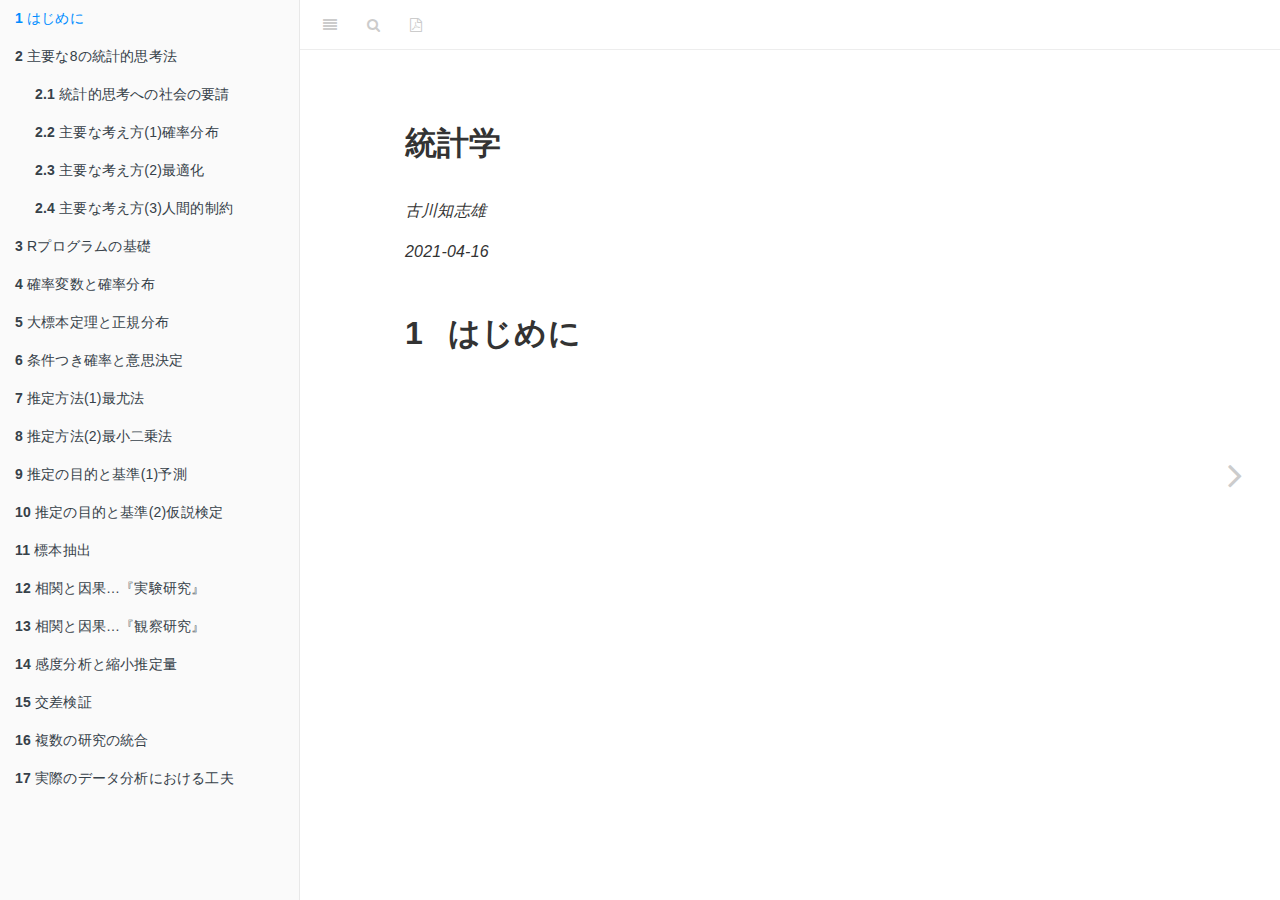
<file: docs/index.html>
<!DOCTYPE html>
<html lang="" xml:lang="">
<head>

  <meta charset="utf-8" />
  <meta http-equiv="X-UA-Compatible" content="IE=edge" />
  <title>統計学</title>
  <meta name="description" content="統計学" />
  <meta name="generator" content="bookdown 0.21 and GitBook 2.6.7" />

  <meta property="og:title" content="統計学" />
  <meta property="og:type" content="book" />
  
  
  
  

  <meta name="twitter:card" content="summary" />
  <meta name="twitter:title" content="統計学" />
  
  
  

<meta name="author" content="古川知志雄" />


<meta name="date" content="2021-04-16" />

  <meta name="viewport" content="width=device-width, initial-scale=1" />
  <meta name="apple-mobile-web-app-capable" content="yes" />
  <meta name="apple-mobile-web-app-status-bar-style" content="black" />
  
  

<link rel="next" href="主要な8の統計的思考法.html"/>
<script src="libs/jquery-2.2.3/jquery.min.js"></script>
<link href="libs/gitbook-2.6.7/css/style.css" rel="stylesheet" />
<link href="libs/gitbook-2.6.7/css/plugin-table.css" rel="stylesheet" />
<link href="libs/gitbook-2.6.7/css/plugin-bookdown.css" rel="stylesheet" />
<link href="libs/gitbook-2.6.7/css/plugin-highlight.css" rel="stylesheet" />
<link href="libs/gitbook-2.6.7/css/plugin-search.css" rel="stylesheet" />
<link href="libs/gitbook-2.6.7/css/plugin-fontsettings.css" rel="stylesheet" />
<link href="libs/gitbook-2.6.7/css/plugin-clipboard.css" rel="stylesheet" />









<script src="libs/accessible-code-block-0.0.1/empty-anchor.js"></script>



</head>

<body>



  <div class="book without-animation with-summary font-size-2 font-family-1" data-basepath=".">

    <div class="book-summary">
      <nav role="navigation">

<ul class="summary">
<li class="chapter" data-level="1" data-path="index.html"><a href="index.html"><i class="fa fa-check"></i><b>1</b> はじめに</a></li>
<li class="chapter" data-level="2" data-path="主要な8の統計的思考法.html"><a href="主要な8の統計的思考法.html"><i class="fa fa-check"></i><b>2</b> 主要な8の統計的思考法</a><ul>
<li class="chapter" data-level="2.1" data-path="主要な8の統計的思考法.html"><a href="主要な8の統計的思考法.html#統計的思考への社会の要請"><i class="fa fa-check"></i><b>2.1</b> 統計的思考への社会の要請</a></li>
<li class="chapter" data-level="2.2" data-path="主要な8の統計的思考法.html"><a href="主要な8の統計的思考法.html#主要な考え方1確率分布"><i class="fa fa-check"></i><b>2.2</b> 主要な考え方(1)確率分布</a></li>
<li class="chapter" data-level="2.3" data-path="主要な8の統計的思考法.html"><a href="主要な8の統計的思考法.html#主要な考え方2最適化"><i class="fa fa-check"></i><b>2.3</b> 主要な考え方(2)最適化</a></li>
<li class="chapter" data-level="2.4" data-path="主要な8の統計的思考法.html"><a href="主要な8の統計的思考法.html#主要な考え方3人間的制約"><i class="fa fa-check"></i><b>2.4</b> 主要な考え方(3)人間的制約</a></li>
</ul></li>
<li class="chapter" data-level="3" data-path="rプログラムの基礎.html"><a href="rプログラムの基礎.html"><i class="fa fa-check"></i><b>3</b> Rプログラムの基礎</a></li>
<li class="chapter" data-level="4" data-path="確率変数と確率分布.html"><a href="確率変数と確率分布.html"><i class="fa fa-check"></i><b>4</b> 確率変数と確率分布</a></li>
<li class="chapter" data-level="5" data-path="大標本定理と正規分布.html"><a href="大標本定理と正規分布.html"><i class="fa fa-check"></i><b>5</b> 大標本定理と正規分布</a></li>
<li class="chapter" data-level="6" data-path="条件つき確率と意思決定.html"><a href="条件つき確率と意思決定.html"><i class="fa fa-check"></i><b>6</b> 条件つき確率と意思決定</a></li>
<li class="chapter" data-level="7" data-path="推定方法1最尤法.html"><a href="推定方法1最尤法.html"><i class="fa fa-check"></i><b>7</b> 推定方法(1)最尤法</a></li>
<li class="chapter" data-level="8" data-path="推定方法2最小二乗法.html"><a href="推定方法2最小二乗法.html"><i class="fa fa-check"></i><b>8</b> 推定方法(2)最小二乗法</a></li>
<li class="chapter" data-level="9" data-path="推定の目的と基準1予測.html"><a href="推定の目的と基準1予測.html"><i class="fa fa-check"></i><b>9</b> 推定の目的と基準(1)予測</a></li>
<li class="chapter" data-level="10" data-path="推定の目的と基準2仮説検定.html"><a href="推定の目的と基準2仮説検定.html"><i class="fa fa-check"></i><b>10</b> 推定の目的と基準(2)仮説検定</a></li>
<li class="chapter" data-level="11" data-path="標本抽出.html"><a href="標本抽出.html"><i class="fa fa-check"></i><b>11</b> 標本抽出</a></li>
<li class="chapter" data-level="12" data-path="相関と因果実験研究.html"><a href="相関と因果実験研究.html"><i class="fa fa-check"></i><b>12</b> 相関と因果…『実験研究』</a></li>
<li class="chapter" data-level="13" data-path="相関と因果観察研究.html"><a href="相関と因果観察研究.html"><i class="fa fa-check"></i><b>13</b> 相関と因果…『観察研究』</a></li>
<li class="chapter" data-level="14" data-path="感度分析と縮小推定量.html"><a href="感度分析と縮小推定量.html"><i class="fa fa-check"></i><b>14</b> 感度分析と縮小推定量</a></li>
<li class="chapter" data-level="15" data-path="交差検証.html"><a href="交差検証.html"><i class="fa fa-check"></i><b>15</b> 交差検証</a></li>
<li class="chapter" data-level="16" data-path="複数の研究の統合.html"><a href="複数の研究の統合.html"><i class="fa fa-check"></i><b>16</b> 複数の研究の統合</a></li>
<li class="chapter" data-level="17" data-path="実際のデータ分析における工夫.html"><a href="実際のデータ分析における工夫.html"><i class="fa fa-check"></i><b>17</b> 実際のデータ分析における工夫</a></li>
</ul>

      </nav>
    </div>

    <div class="book-body">
      <div class="body-inner">
        <div class="book-header" role="navigation">
          <h1>
            <i class="fa fa-circle-o-notch fa-spin"></i><a href="./">統計学</a>
          </h1>
        </div>

        <div class="page-wrapper" tabindex="-1" role="main">
          <div class="page-inner">

            <section class="normal" id="section-">
<div id="header">
<h1 class="title">統計学</h1>
<p class="author"><em>古川知志雄</em></p>
<p class="date"><em>2021-04-16</em></p>
</div>
<div id="はじめに" class="section level1">
<h1><span class="header-section-number">1</span> はじめに</h1>

</div>
            </section>

          </div>
        </div>
      </div>

<a href="主要な8の統計的思考法.html" class="navigation navigation-next navigation-unique" aria-label="Next page"><i class="fa fa-angle-right"></i></a>
    </div>
  </div>
<script src="libs/gitbook-2.6.7/js/app.min.js"></script>
<script src="libs/gitbook-2.6.7/js/lunr.js"></script>
<script src="libs/gitbook-2.6.7/js/clipboard.min.js"></script>
<script src="libs/gitbook-2.6.7/js/plugin-search.js"></script>
<script src="libs/gitbook-2.6.7/js/plugin-sharing.js"></script>
<script src="libs/gitbook-2.6.7/js/plugin-fontsettings.js"></script>
<script src="libs/gitbook-2.6.7/js/plugin-bookdown.js"></script>
<script src="libs/gitbook-2.6.7/js/jquery.highlight.js"></script>
<script src="libs/gitbook-2.6.7/js/plugin-clipboard.js"></script>
<script>
gitbook.require(["gitbook"], function(gitbook) {
gitbook.start({
"sharing": {
"github": false,
"facebook": false,
"twitter": false,
"linkedin": false,
"weibo": false,
"instapaper": false,
"vk": false,
"all": false
},
"fontsettings": false,
"edit": null,
"history": {
"link": null,
"text": null
},
"view": {
"link": null,
"text": null
},
"download": [["book.pdf", "PDF"]],
"toc": {
"collapse": "subsection",
"scroll_highlight": true
},
"toolbar": {
"position": "fixed"
},
"search": true,
"info": false
});
});
</script>

</body>

</html>
</file>
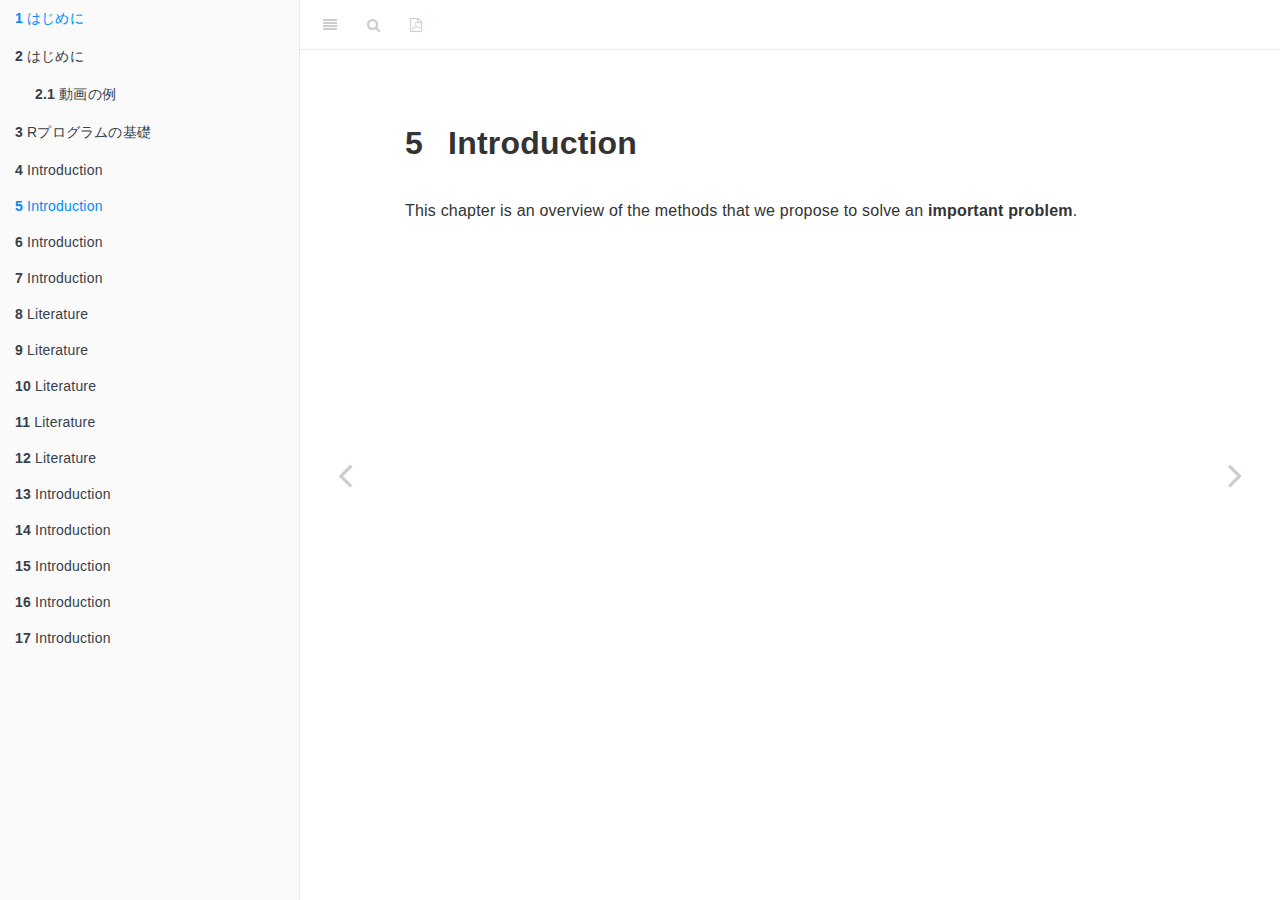
<file: docs/introduction-1.html>
<!DOCTYPE html>
<html lang="" xml:lang="">
<head>

  <meta charset="utf-8" />
  <meta http-equiv="X-UA-Compatible" content="IE=edge" />
  <title>5 Introduction | 統計学</title>
  <meta name="description" content="5 Introduction | 統計学" />
  <meta name="generator" content="bookdown 0.21 and GitBook 2.6.7" />

  <meta property="og:title" content="5 Introduction | 統計学" />
  <meta property="og:type" content="book" />
  
  
  
  

  <meta name="twitter:card" content="summary" />
  <meta name="twitter:title" content="5 Introduction | 統計学" />
  
  
  

<meta name="author" content="古川知志雄" />


<meta name="date" content="2021-04-05" />

  <meta name="viewport" content="width=device-width, initial-scale=1" />
  <meta name="apple-mobile-web-app-capable" content="yes" />
  <meta name="apple-mobile-web-app-status-bar-style" content="black" />
  
  
<link rel="prev" href="introduction.html"/>
<link rel="next" href="introduction-2.html"/>
<script src="libs/jquery-2.2.3/jquery.min.js"></script>
<link href="libs/gitbook-2.6.7/css/style.css" rel="stylesheet" />
<link href="libs/gitbook-2.6.7/css/plugin-table.css" rel="stylesheet" />
<link href="libs/gitbook-2.6.7/css/plugin-bookdown.css" rel="stylesheet" />
<link href="libs/gitbook-2.6.7/css/plugin-highlight.css" rel="stylesheet" />
<link href="libs/gitbook-2.6.7/css/plugin-search.css" rel="stylesheet" />
<link href="libs/gitbook-2.6.7/css/plugin-fontsettings.css" rel="stylesheet" />
<link href="libs/gitbook-2.6.7/css/plugin-clipboard.css" rel="stylesheet" />









<script src="libs/accessible-code-block-0.0.1/empty-anchor.js"></script>



</head>

<body>



  <div class="book without-animation with-summary font-size-2 font-family-1" data-basepath=".">

    <div class="book-summary">
      <nav role="navigation">

<ul class="summary">
<li class="chapter" data-level="1" data-path="index.html"><a href="index.html"><i class="fa fa-check"></i><b>1</b> はじめに</a></li>
<li class="chapter" data-level="2" data-path="はじめに-1.html"><a href="はじめに-1.html"><i class="fa fa-check"></i><b>2</b> はじめに</a><ul>
<li class="chapter" data-level="2.1" data-path="はじめに-1.html"><a href="はじめに-1.html#動画の例"><i class="fa fa-check"></i><b>2.1</b> 動画の例</a></li>
</ul></li>
<li class="chapter" data-level="3" data-path="rプログラムの基礎.html"><a href="rプログラムの基礎.html"><i class="fa fa-check"></i><b>3</b> Rプログラムの基礎</a></li>
<li class="chapter" data-level="4" data-path="introduction.html"><a href="introduction.html"><i class="fa fa-check"></i><b>4</b> Introduction</a></li>
<li class="chapter" data-level="5" data-path="introduction-1.html"><a href="introduction-1.html"><i class="fa fa-check"></i><b>5</b> Introduction</a></li>
<li class="chapter" data-level="6" data-path="introduction-2.html"><a href="introduction-2.html"><i class="fa fa-check"></i><b>6</b> Introduction</a></li>
<li class="chapter" data-level="7" data-path="introduction-3.html"><a href="introduction-3.html"><i class="fa fa-check"></i><b>7</b> Introduction</a></li>
<li class="chapter" data-level="8" data-path="literature.html"><a href="literature.html"><i class="fa fa-check"></i><b>8</b> Literature</a></li>
<li class="chapter" data-level="9" data-path="literature-1.html"><a href="literature-1.html"><i class="fa fa-check"></i><b>9</b> Literature</a></li>
<li class="chapter" data-level="10" data-path="literature-2.html"><a href="literature-2.html"><i class="fa fa-check"></i><b>10</b> Literature</a></li>
<li class="chapter" data-level="11" data-path="literature-3.html"><a href="literature-3.html"><i class="fa fa-check"></i><b>11</b> Literature</a></li>
<li class="chapter" data-level="12" data-path="literature-4.html"><a href="literature-4.html"><i class="fa fa-check"></i><b>12</b> Literature</a></li>
<li class="chapter" data-level="13" data-path="introduction-4.html"><a href="introduction-4.html"><i class="fa fa-check"></i><b>13</b> Introduction</a></li>
<li class="chapter" data-level="14" data-path="introduction-5.html"><a href="introduction-5.html"><i class="fa fa-check"></i><b>14</b> Introduction</a></li>
<li class="chapter" data-level="15" data-path="introduction-6.html"><a href="introduction-6.html"><i class="fa fa-check"></i><b>15</b> Introduction</a></li>
<li class="chapter" data-level="16" data-path="introduction-7.html"><a href="introduction-7.html"><i class="fa fa-check"></i><b>16</b> Introduction</a></li>
<li class="chapter" data-level="17" data-path="introduction-8.html"><a href="introduction-8.html"><i class="fa fa-check"></i><b>17</b> Introduction</a></li>
</ul>

      </nav>
    </div>

    <div class="book-body">
      <div class="body-inner">
        <div class="book-header" role="navigation">
          <h1>
            <i class="fa fa-circle-o-notch fa-spin"></i><a href="./">統計学</a>
          </h1>
        </div>

        <div class="page-wrapper" tabindex="-1" role="main">
          <div class="page-inner">

            <section class="normal" id="section-">
<div id="introduction-1" class="section level1">
<h1><span class="header-section-number">5</span> Introduction</h1>
<p>This chapter is an overview of the methods that
we propose to solve an <strong>important problem</strong>.</p>

</div>
            </section>

          </div>
        </div>
      </div>
<a href="introduction.html" class="navigation navigation-prev " aria-label="Previous page"><i class="fa fa-angle-left"></i></a>
<a href="introduction-2.html" class="navigation navigation-next " aria-label="Next page"><i class="fa fa-angle-right"></i></a>
    </div>
  </div>
<script src="libs/gitbook-2.6.7/js/app.min.js"></script>
<script src="libs/gitbook-2.6.7/js/lunr.js"></script>
<script src="libs/gitbook-2.6.7/js/clipboard.min.js"></script>
<script src="libs/gitbook-2.6.7/js/plugin-search.js"></script>
<script src="libs/gitbook-2.6.7/js/plugin-sharing.js"></script>
<script src="libs/gitbook-2.6.7/js/plugin-fontsettings.js"></script>
<script src="libs/gitbook-2.6.7/js/plugin-bookdown.js"></script>
<script src="libs/gitbook-2.6.7/js/jquery.highlight.js"></script>
<script src="libs/gitbook-2.6.7/js/plugin-clipboard.js"></script>
<script>
gitbook.require(["gitbook"], function(gitbook) {
gitbook.start({
"sharing": {
"github": false,
"facebook": false,
"twitter": false,
"linkedin": false,
"weibo": false,
"instapaper": false,
"vk": false,
"all": false
},
"fontsettings": false,
"edit": null,
"history": {
"link": null,
"text": null
},
"view": {
"link": null,
"text": null
},
"download": [["book.pdf", "PDF"]],
"toc": {
"collapse": "subsection",
"scroll_highlight": true
},
"toolbar": {
"position": "fixed"
},
"search": true,
"info": false
});
});
</script>

</body>

</html>
</file>
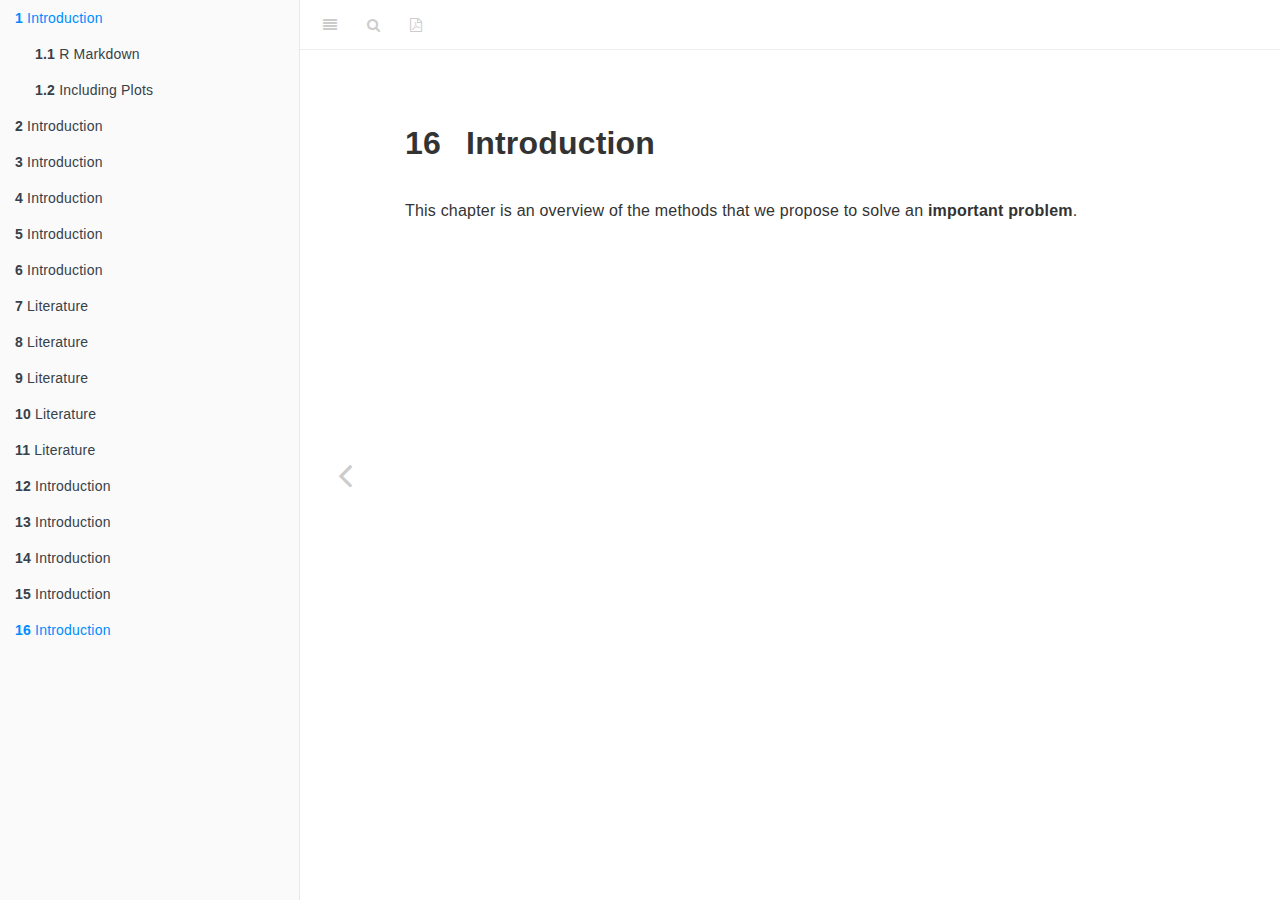
<file: docs/introduction-10.html>
<!DOCTYPE html>
<html lang="" xml:lang="">
<head>

  <meta charset="utf-8" />
  <meta http-equiv="X-UA-Compatible" content="IE=edge" />
  <title>16 Introduction | 01-10ways</title>
  <meta name="description" content="16 Introduction | 01-10ways" />
  <meta name="generator" content="bookdown 0.21 and GitBook 2.6.7" />

  <meta property="og:title" content="16 Introduction | 01-10ways" />
  <meta property="og:type" content="book" />
  
  
  
  

  <meta name="twitter:card" content="summary" />
  <meta name="twitter:title" content="16 Introduction | 01-10ways" />
  
  
  

<meta name="author" content="Chishio Furukawa" />



  <meta name="viewport" content="width=device-width, initial-scale=1" />
  <meta name="apple-mobile-web-app-capable" content="yes" />
  <meta name="apple-mobile-web-app-status-bar-style" content="black" />
  
  
<link rel="prev" href="introduction-9.html"/>

<script src="libs/jquery-2.2.3/jquery.min.js"></script>
<link href="libs/gitbook-2.6.7/css/style.css" rel="stylesheet" />
<link href="libs/gitbook-2.6.7/css/plugin-table.css" rel="stylesheet" />
<link href="libs/gitbook-2.6.7/css/plugin-bookdown.css" rel="stylesheet" />
<link href="libs/gitbook-2.6.7/css/plugin-highlight.css" rel="stylesheet" />
<link href="libs/gitbook-2.6.7/css/plugin-search.css" rel="stylesheet" />
<link href="libs/gitbook-2.6.7/css/plugin-fontsettings.css" rel="stylesheet" />
<link href="libs/gitbook-2.6.7/css/plugin-clipboard.css" rel="stylesheet" />









<script src="libs/accessible-code-block-0.0.1/empty-anchor.js"></script>


<style type="text/css">
code.sourceCode > span { display: inline-block; line-height: 1.25; }
code.sourceCode > span { color: inherit; text-decoration: inherit; }
code.sourceCode > span:empty { height: 1.2em; }
.sourceCode { overflow: visible; }
code.sourceCode { white-space: pre; position: relative; }
pre.sourceCode { margin: 0; }
@media screen {
div.sourceCode { overflow: auto; }
}
@media print {
code.sourceCode { white-space: pre-wrap; }
code.sourceCode > span { text-indent: -5em; padding-left: 5em; }
}
pre.numberSource code
  { counter-reset: source-line 0; }
pre.numberSource code > span
  { position: relative; left: -4em; counter-increment: source-line; }
pre.numberSource code > span > a:first-child::before
  { content: counter(source-line);
    position: relative; left: -1em; text-align: right; vertical-align: baseline;
    border: none; display: inline-block;
    -webkit-touch-callout: none; -webkit-user-select: none;
    -khtml-user-select: none; -moz-user-select: none;
    -ms-user-select: none; user-select: none;
    padding: 0 4px; width: 4em;
    color: #aaaaaa;
  }
pre.numberSource { margin-left: 3em; border-left: 1px solid #aaaaaa;  padding-left: 4px; }
div.sourceCode
  {   }
@media screen {
code.sourceCode > span > a:first-child::before { text-decoration: underline; }
}
code span.al { color: #ff0000; font-weight: bold; } /* Alert */
code span.an { color: #60a0b0; font-weight: bold; font-style: italic; } /* Annotation */
code span.at { color: #7d9029; } /* Attribute */
code span.bn { color: #40a070; } /* BaseN */
code span.bu { } /* BuiltIn */
code span.cf { color: #007020; font-weight: bold; } /* ControlFlow */
code span.ch { color: #4070a0; } /* Char */
code span.cn { color: #880000; } /* Constant */
code span.co { color: #60a0b0; font-style: italic; } /* Comment */
code span.cv { color: #60a0b0; font-weight: bold; font-style: italic; } /* CommentVar */
code span.do { color: #ba2121; font-style: italic; } /* Documentation */
code span.dt { color: #902000; } /* DataType */
code span.dv { color: #40a070; } /* DecVal */
code span.er { color: #ff0000; font-weight: bold; } /* Error */
code span.ex { } /* Extension */
code span.fl { color: #40a070; } /* Float */
code span.fu { color: #06287e; } /* Function */
code span.im { } /* Import */
code span.in { color: #60a0b0; font-weight: bold; font-style: italic; } /* Information */
code span.kw { color: #007020; font-weight: bold; } /* Keyword */
code span.op { color: #666666; } /* Operator */
code span.ot { color: #007020; } /* Other */
code span.pp { color: #bc7a00; } /* Preprocessor */
code span.sc { color: #4070a0; } /* SpecialChar */
code span.ss { color: #bb6688; } /* SpecialString */
code span.st { color: #4070a0; } /* String */
code span.va { color: #19177c; } /* Variable */
code span.vs { color: #4070a0; } /* VerbatimString */
code span.wa { color: #60a0b0; font-weight: bold; font-style: italic; } /* Warning */
</style>

</head>

<body>



  <div class="book without-animation with-summary font-size-2 font-family-1" data-basepath=".">

    <div class="book-summary">
      <nav role="navigation">

<ul class="summary">
<li class="chapter" data-level="1" data-path="introduction.html"><a href="introduction.html"><i class="fa fa-check"></i><b>1</b> Introduction</a><ul>
<li class="chapter" data-level="1.1" data-path="introduction.html"><a href="introduction.html#r-markdown"><i class="fa fa-check"></i><b>1.1</b> R Markdown</a></li>
<li class="chapter" data-level="1.2" data-path="introduction.html"><a href="introduction.html#including-plots"><i class="fa fa-check"></i><b>1.2</b> Including Plots</a></li>
</ul></li>
<li class="chapter" data-level="2" data-path="introduction-1.html"><a href="introduction-1.html"><i class="fa fa-check"></i><b>2</b> Introduction</a></li>
<li class="chapter" data-level="3" data-path="introduction-2.html"><a href="introduction-2.html"><i class="fa fa-check"></i><b>3</b> Introduction</a></li>
<li class="chapter" data-level="4" data-path="introduction-3.html"><a href="introduction-3.html"><i class="fa fa-check"></i><b>4</b> Introduction</a></li>
<li class="chapter" data-level="5" data-path="introduction-4.html"><a href="introduction-4.html"><i class="fa fa-check"></i><b>5</b> Introduction</a></li>
<li class="chapter" data-level="6" data-path="introduction-5.html"><a href="introduction-5.html"><i class="fa fa-check"></i><b>6</b> Introduction</a></li>
<li class="chapter" data-level="7" data-path="literature.html"><a href="literature.html"><i class="fa fa-check"></i><b>7</b> Literature</a></li>
<li class="chapter" data-level="8" data-path="literature-1.html"><a href="literature-1.html"><i class="fa fa-check"></i><b>8</b> Literature</a></li>
<li class="chapter" data-level="9" data-path="literature-2.html"><a href="literature-2.html"><i class="fa fa-check"></i><b>9</b> Literature</a></li>
<li class="chapter" data-level="10" data-path="literature-3.html"><a href="literature-3.html"><i class="fa fa-check"></i><b>10</b> Literature</a></li>
<li class="chapter" data-level="11" data-path="literature-4.html"><a href="literature-4.html"><i class="fa fa-check"></i><b>11</b> Literature</a></li>
<li class="chapter" data-level="12" data-path="introduction-6.html"><a href="introduction-6.html"><i class="fa fa-check"></i><b>12</b> Introduction</a></li>
<li class="chapter" data-level="13" data-path="introduction-7.html"><a href="introduction-7.html"><i class="fa fa-check"></i><b>13</b> Introduction</a></li>
<li class="chapter" data-level="14" data-path="introduction-8.html"><a href="introduction-8.html"><i class="fa fa-check"></i><b>14</b> Introduction</a></li>
<li class="chapter" data-level="15" data-path="introduction-9.html"><a href="introduction-9.html"><i class="fa fa-check"></i><b>15</b> Introduction</a></li>
<li class="chapter" data-level="16" data-path="introduction-10.html"><a href="introduction-10.html"><i class="fa fa-check"></i><b>16</b> Introduction</a></li>
</ul>

      </nav>
    </div>

    <div class="book-body">
      <div class="body-inner">
        <div class="book-header" role="navigation">
          <h1>
            <i class="fa fa-circle-o-notch fa-spin"></i><a href="./">01-10ways</a>
          </h1>
        </div>

        <div class="page-wrapper" tabindex="-1" role="main">
          <div class="page-inner">

            <section class="normal" id="section-">
<div id="introduction-10" class="section level1">
<h1><span class="header-section-number">16</span> Introduction</h1>
<p>This chapter is an overview of the methods that
we propose to solve an <strong>important problem</strong>.</p>

</div>
            </section>

          </div>
        </div>
      </div>
<a href="introduction-9.html" class="navigation navigation-prev navigation-unique" aria-label="Previous page"><i class="fa fa-angle-left"></i></a>

    </div>
  </div>
<script src="libs/gitbook-2.6.7/js/app.min.js"></script>
<script src="libs/gitbook-2.6.7/js/lunr.js"></script>
<script src="libs/gitbook-2.6.7/js/clipboard.min.js"></script>
<script src="libs/gitbook-2.6.7/js/plugin-search.js"></script>
<script src="libs/gitbook-2.6.7/js/plugin-sharing.js"></script>
<script src="libs/gitbook-2.6.7/js/plugin-fontsettings.js"></script>
<script src="libs/gitbook-2.6.7/js/plugin-bookdown.js"></script>
<script src="libs/gitbook-2.6.7/js/jquery.highlight.js"></script>
<script src="libs/gitbook-2.6.7/js/plugin-clipboard.js"></script>
<script>
gitbook.require(["gitbook"], function(gitbook) {
gitbook.start({
"sharing": {
"github": false,
"facebook": false,
"twitter": false,
"linkedin": false,
"weibo": false,
"instapaper": false,
"vk": false,
"all": false
},
"fontsettings": false,
"edit": null,
"history": {
"link": null,
"text": null
},
"view": {
"link": null,
"text": null
},
"download": [["book.pdf", "PDF"]],
"toc": {
"collapse": "subsection",
"scroll_highlight": true
},
"toolbar": {
"position": "fixed"
},
"search": true,
"info": false
});
});
</script>

</body>

</html>
</file>
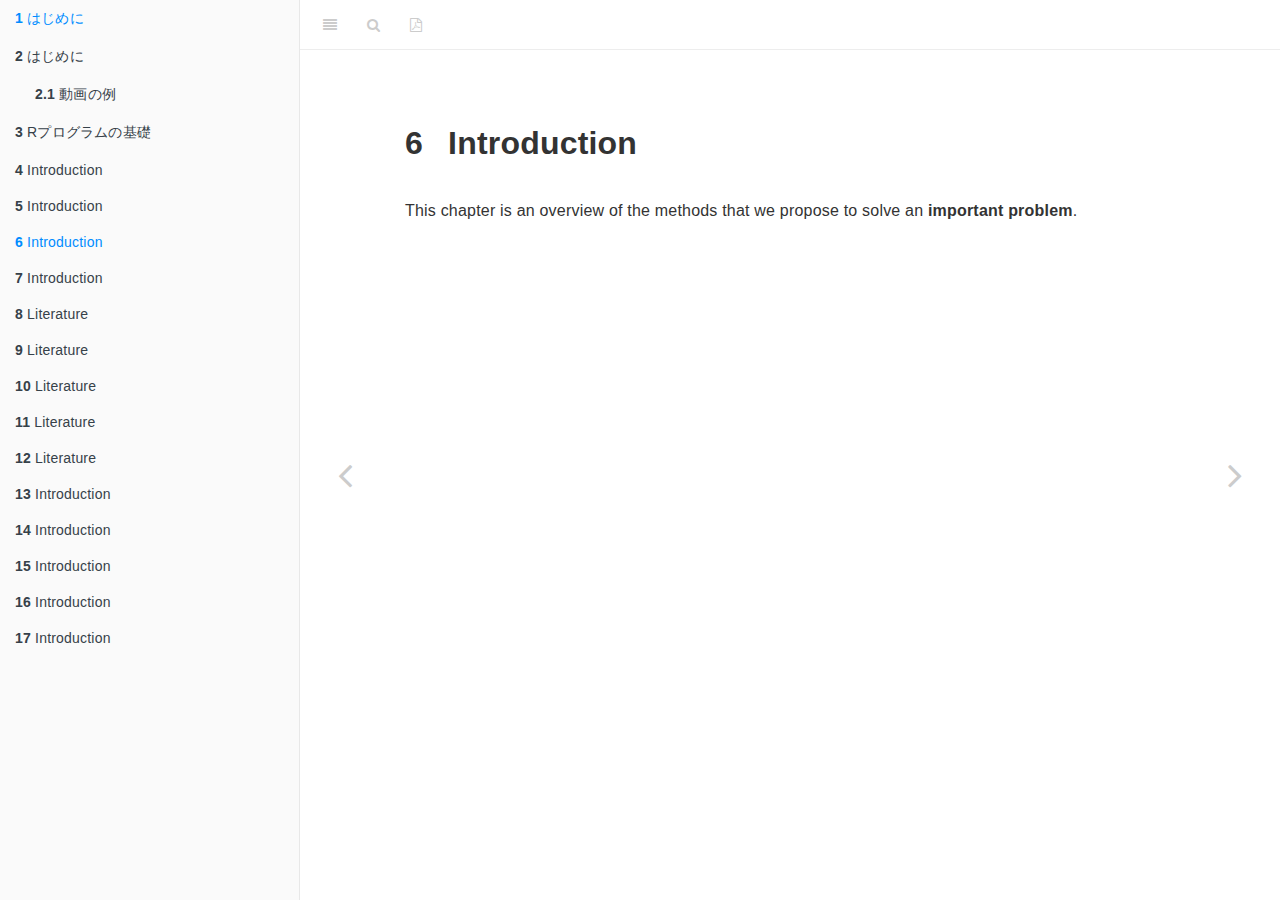
<file: docs/introduction-2.html>
<!DOCTYPE html>
<html lang="" xml:lang="">
<head>

  <meta charset="utf-8" />
  <meta http-equiv="X-UA-Compatible" content="IE=edge" />
  <title>6 Introduction | 統計学</title>
  <meta name="description" content="6 Introduction | 統計学" />
  <meta name="generator" content="bookdown 0.21 and GitBook 2.6.7" />

  <meta property="og:title" content="6 Introduction | 統計学" />
  <meta property="og:type" content="book" />
  
  
  
  

  <meta name="twitter:card" content="summary" />
  <meta name="twitter:title" content="6 Introduction | 統計学" />
  
  
  

<meta name="author" content="古川知志雄" />


<meta name="date" content="2021-04-05" />

  <meta name="viewport" content="width=device-width, initial-scale=1" />
  <meta name="apple-mobile-web-app-capable" content="yes" />
  <meta name="apple-mobile-web-app-status-bar-style" content="black" />
  
  
<link rel="prev" href="introduction-1.html"/>
<link rel="next" href="introduction-3.html"/>
<script src="libs/jquery-2.2.3/jquery.min.js"></script>
<link href="libs/gitbook-2.6.7/css/style.css" rel="stylesheet" />
<link href="libs/gitbook-2.6.7/css/plugin-table.css" rel="stylesheet" />
<link href="libs/gitbook-2.6.7/css/plugin-bookdown.css" rel="stylesheet" />
<link href="libs/gitbook-2.6.7/css/plugin-highlight.css" rel="stylesheet" />
<link href="libs/gitbook-2.6.7/css/plugin-search.css" rel="stylesheet" />
<link href="libs/gitbook-2.6.7/css/plugin-fontsettings.css" rel="stylesheet" />
<link href="libs/gitbook-2.6.7/css/plugin-clipboard.css" rel="stylesheet" />









<script src="libs/accessible-code-block-0.0.1/empty-anchor.js"></script>



</head>

<body>



  <div class="book without-animation with-summary font-size-2 font-family-1" data-basepath=".">

    <div class="book-summary">
      <nav role="navigation">

<ul class="summary">
<li class="chapter" data-level="1" data-path="index.html"><a href="index.html"><i class="fa fa-check"></i><b>1</b> はじめに</a></li>
<li class="chapter" data-level="2" data-path="はじめに-1.html"><a href="はじめに-1.html"><i class="fa fa-check"></i><b>2</b> はじめに</a><ul>
<li class="chapter" data-level="2.1" data-path="はじめに-1.html"><a href="はじめに-1.html#動画の例"><i class="fa fa-check"></i><b>2.1</b> 動画の例</a></li>
</ul></li>
<li class="chapter" data-level="3" data-path="rプログラムの基礎.html"><a href="rプログラムの基礎.html"><i class="fa fa-check"></i><b>3</b> Rプログラムの基礎</a></li>
<li class="chapter" data-level="4" data-path="introduction.html"><a href="introduction.html"><i class="fa fa-check"></i><b>4</b> Introduction</a></li>
<li class="chapter" data-level="5" data-path="introduction-1.html"><a href="introduction-1.html"><i class="fa fa-check"></i><b>5</b> Introduction</a></li>
<li class="chapter" data-level="6" data-path="introduction-2.html"><a href="introduction-2.html"><i class="fa fa-check"></i><b>6</b> Introduction</a></li>
<li class="chapter" data-level="7" data-path="introduction-3.html"><a href="introduction-3.html"><i class="fa fa-check"></i><b>7</b> Introduction</a></li>
<li class="chapter" data-level="8" data-path="literature.html"><a href="literature.html"><i class="fa fa-check"></i><b>8</b> Literature</a></li>
<li class="chapter" data-level="9" data-path="literature-1.html"><a href="literature-1.html"><i class="fa fa-check"></i><b>9</b> Literature</a></li>
<li class="chapter" data-level="10" data-path="literature-2.html"><a href="literature-2.html"><i class="fa fa-check"></i><b>10</b> Literature</a></li>
<li class="chapter" data-level="11" data-path="literature-3.html"><a href="literature-3.html"><i class="fa fa-check"></i><b>11</b> Literature</a></li>
<li class="chapter" data-level="12" data-path="literature-4.html"><a href="literature-4.html"><i class="fa fa-check"></i><b>12</b> Literature</a></li>
<li class="chapter" data-level="13" data-path="introduction-4.html"><a href="introduction-4.html"><i class="fa fa-check"></i><b>13</b> Introduction</a></li>
<li class="chapter" data-level="14" data-path="introduction-5.html"><a href="introduction-5.html"><i class="fa fa-check"></i><b>14</b> Introduction</a></li>
<li class="chapter" data-level="15" data-path="introduction-6.html"><a href="introduction-6.html"><i class="fa fa-check"></i><b>15</b> Introduction</a></li>
<li class="chapter" data-level="16" data-path="introduction-7.html"><a href="introduction-7.html"><i class="fa fa-check"></i><b>16</b> Introduction</a></li>
<li class="chapter" data-level="17" data-path="introduction-8.html"><a href="introduction-8.html"><i class="fa fa-check"></i><b>17</b> Introduction</a></li>
</ul>

      </nav>
    </div>

    <div class="book-body">
      <div class="body-inner">
        <div class="book-header" role="navigation">
          <h1>
            <i class="fa fa-circle-o-notch fa-spin"></i><a href="./">統計学</a>
          </h1>
        </div>

        <div class="page-wrapper" tabindex="-1" role="main">
          <div class="page-inner">

            <section class="normal" id="section-">
<div id="introduction-2" class="section level1">
<h1><span class="header-section-number">6</span> Introduction</h1>
<p>This chapter is an overview of the methods that
we propose to solve an <strong>important problem</strong>.</p>

</div>
            </section>

          </div>
        </div>
      </div>
<a href="introduction-1.html" class="navigation navigation-prev " aria-label="Previous page"><i class="fa fa-angle-left"></i></a>
<a href="introduction-3.html" class="navigation navigation-next " aria-label="Next page"><i class="fa fa-angle-right"></i></a>
    </div>
  </div>
<script src="libs/gitbook-2.6.7/js/app.min.js"></script>
<script src="libs/gitbook-2.6.7/js/lunr.js"></script>
<script src="libs/gitbook-2.6.7/js/clipboard.min.js"></script>
<script src="libs/gitbook-2.6.7/js/plugin-search.js"></script>
<script src="libs/gitbook-2.6.7/js/plugin-sharing.js"></script>
<script src="libs/gitbook-2.6.7/js/plugin-fontsettings.js"></script>
<script src="libs/gitbook-2.6.7/js/plugin-bookdown.js"></script>
<script src="libs/gitbook-2.6.7/js/jquery.highlight.js"></script>
<script src="libs/gitbook-2.6.7/js/plugin-clipboard.js"></script>
<script>
gitbook.require(["gitbook"], function(gitbook) {
gitbook.start({
"sharing": {
"github": false,
"facebook": false,
"twitter": false,
"linkedin": false,
"weibo": false,
"instapaper": false,
"vk": false,
"all": false
},
"fontsettings": false,
"edit": null,
"history": {
"link": null,
"text": null
},
"view": {
"link": null,
"text": null
},
"download": [["book.pdf", "PDF"]],
"toc": {
"collapse": "subsection",
"scroll_highlight": true
},
"toolbar": {
"position": "fixed"
},
"search": true,
"info": false
});
});
</script>

</body>

</html>
</file>
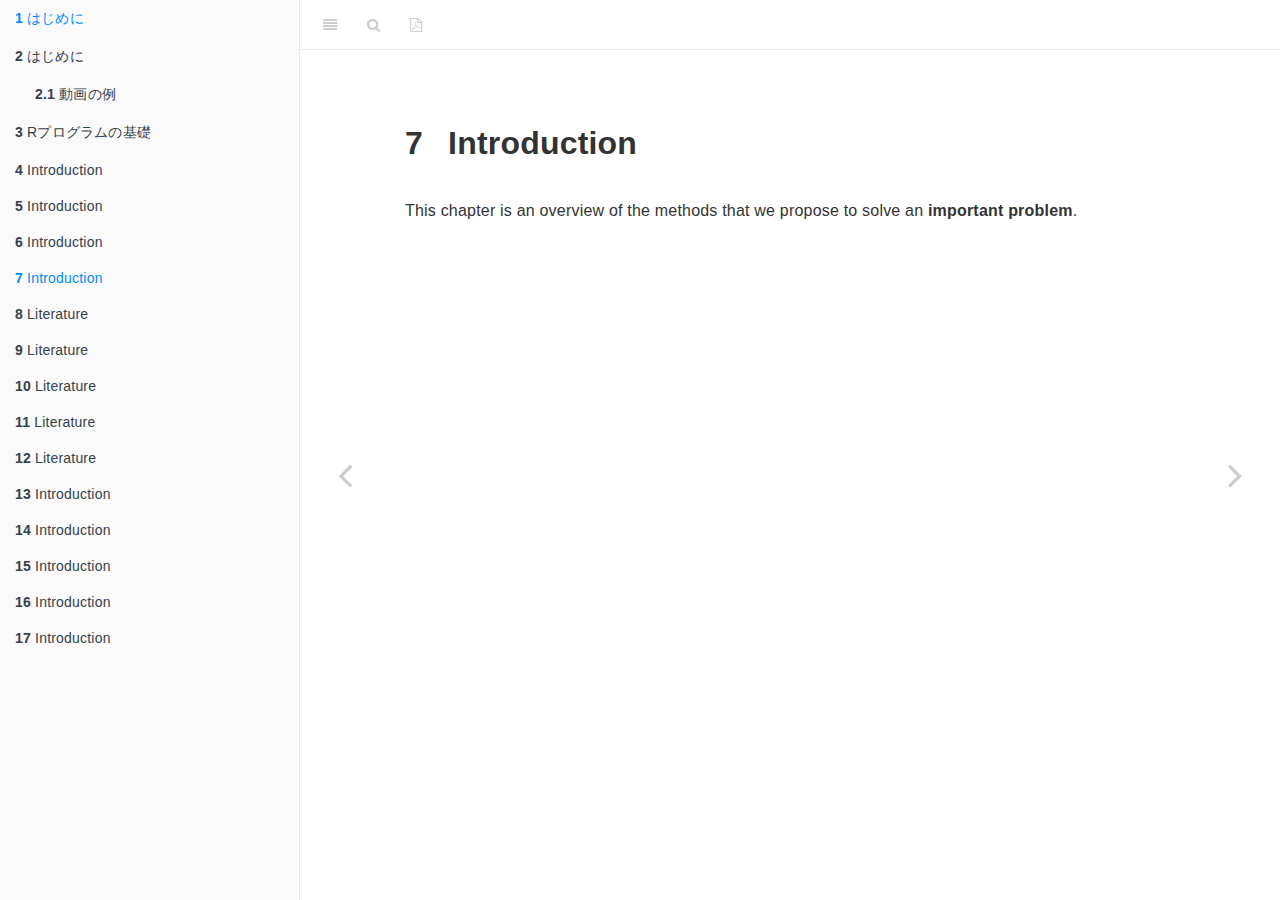
<file: docs/introduction-3.html>
<!DOCTYPE html>
<html lang="" xml:lang="">
<head>

  <meta charset="utf-8" />
  <meta http-equiv="X-UA-Compatible" content="IE=edge" />
  <title>7 Introduction | 統計学</title>
  <meta name="description" content="7 Introduction | 統計学" />
  <meta name="generator" content="bookdown 0.21 and GitBook 2.6.7" />

  <meta property="og:title" content="7 Introduction | 統計学" />
  <meta property="og:type" content="book" />
  
  
  
  

  <meta name="twitter:card" content="summary" />
  <meta name="twitter:title" content="7 Introduction | 統計学" />
  
  
  

<meta name="author" content="古川知志雄" />


<meta name="date" content="2021-04-05" />

  <meta name="viewport" content="width=device-width, initial-scale=1" />
  <meta name="apple-mobile-web-app-capable" content="yes" />
  <meta name="apple-mobile-web-app-status-bar-style" content="black" />
  
  
<link rel="prev" href="introduction-2.html"/>
<link rel="next" href="literature.html"/>
<script src="libs/jquery-2.2.3/jquery.min.js"></script>
<link href="libs/gitbook-2.6.7/css/style.css" rel="stylesheet" />
<link href="libs/gitbook-2.6.7/css/plugin-table.css" rel="stylesheet" />
<link href="libs/gitbook-2.6.7/css/plugin-bookdown.css" rel="stylesheet" />
<link href="libs/gitbook-2.6.7/css/plugin-highlight.css" rel="stylesheet" />
<link href="libs/gitbook-2.6.7/css/plugin-search.css" rel="stylesheet" />
<link href="libs/gitbook-2.6.7/css/plugin-fontsettings.css" rel="stylesheet" />
<link href="libs/gitbook-2.6.7/css/plugin-clipboard.css" rel="stylesheet" />









<script src="libs/accessible-code-block-0.0.1/empty-anchor.js"></script>



</head>

<body>



  <div class="book without-animation with-summary font-size-2 font-family-1" data-basepath=".">

    <div class="book-summary">
      <nav role="navigation">

<ul class="summary">
<li class="chapter" data-level="1" data-path="index.html"><a href="index.html"><i class="fa fa-check"></i><b>1</b> はじめに</a></li>
<li class="chapter" data-level="2" data-path="はじめに-1.html"><a href="はじめに-1.html"><i class="fa fa-check"></i><b>2</b> はじめに</a><ul>
<li class="chapter" data-level="2.1" data-path="はじめに-1.html"><a href="はじめに-1.html#動画の例"><i class="fa fa-check"></i><b>2.1</b> 動画の例</a></li>
</ul></li>
<li class="chapter" data-level="3" data-path="rプログラムの基礎.html"><a href="rプログラムの基礎.html"><i class="fa fa-check"></i><b>3</b> Rプログラムの基礎</a></li>
<li class="chapter" data-level="4" data-path="introduction.html"><a href="introduction.html"><i class="fa fa-check"></i><b>4</b> Introduction</a></li>
<li class="chapter" data-level="5" data-path="introduction-1.html"><a href="introduction-1.html"><i class="fa fa-check"></i><b>5</b> Introduction</a></li>
<li class="chapter" data-level="6" data-path="introduction-2.html"><a href="introduction-2.html"><i class="fa fa-check"></i><b>6</b> Introduction</a></li>
<li class="chapter" data-level="7" data-path="introduction-3.html"><a href="introduction-3.html"><i class="fa fa-check"></i><b>7</b> Introduction</a></li>
<li class="chapter" data-level="8" data-path="literature.html"><a href="literature.html"><i class="fa fa-check"></i><b>8</b> Literature</a></li>
<li class="chapter" data-level="9" data-path="literature-1.html"><a href="literature-1.html"><i class="fa fa-check"></i><b>9</b> Literature</a></li>
<li class="chapter" data-level="10" data-path="literature-2.html"><a href="literature-2.html"><i class="fa fa-check"></i><b>10</b> Literature</a></li>
<li class="chapter" data-level="11" data-path="literature-3.html"><a href="literature-3.html"><i class="fa fa-check"></i><b>11</b> Literature</a></li>
<li class="chapter" data-level="12" data-path="literature-4.html"><a href="literature-4.html"><i class="fa fa-check"></i><b>12</b> Literature</a></li>
<li class="chapter" data-level="13" data-path="introduction-4.html"><a href="introduction-4.html"><i class="fa fa-check"></i><b>13</b> Introduction</a></li>
<li class="chapter" data-level="14" data-path="introduction-5.html"><a href="introduction-5.html"><i class="fa fa-check"></i><b>14</b> Introduction</a></li>
<li class="chapter" data-level="15" data-path="introduction-6.html"><a href="introduction-6.html"><i class="fa fa-check"></i><b>15</b> Introduction</a></li>
<li class="chapter" data-level="16" data-path="introduction-7.html"><a href="introduction-7.html"><i class="fa fa-check"></i><b>16</b> Introduction</a></li>
<li class="chapter" data-level="17" data-path="introduction-8.html"><a href="introduction-8.html"><i class="fa fa-check"></i><b>17</b> Introduction</a></li>
</ul>

      </nav>
    </div>

    <div class="book-body">
      <div class="body-inner">
        <div class="book-header" role="navigation">
          <h1>
            <i class="fa fa-circle-o-notch fa-spin"></i><a href="./">統計学</a>
          </h1>
        </div>

        <div class="page-wrapper" tabindex="-1" role="main">
          <div class="page-inner">

            <section class="normal" id="section-">
<div id="introduction-3" class="section level1">
<h1><span class="header-section-number">7</span> Introduction</h1>
<p>This chapter is an overview of the methods that
we propose to solve an <strong>important problem</strong>.</p>

</div>
            </section>

          </div>
        </div>
      </div>
<a href="introduction-2.html" class="navigation navigation-prev " aria-label="Previous page"><i class="fa fa-angle-left"></i></a>
<a href="literature.html" class="navigation navigation-next " aria-label="Next page"><i class="fa fa-angle-right"></i></a>
    </div>
  </div>
<script src="libs/gitbook-2.6.7/js/app.min.js"></script>
<script src="libs/gitbook-2.6.7/js/lunr.js"></script>
<script src="libs/gitbook-2.6.7/js/clipboard.min.js"></script>
<script src="libs/gitbook-2.6.7/js/plugin-search.js"></script>
<script src="libs/gitbook-2.6.7/js/plugin-sharing.js"></script>
<script src="libs/gitbook-2.6.7/js/plugin-fontsettings.js"></script>
<script src="libs/gitbook-2.6.7/js/plugin-bookdown.js"></script>
<script src="libs/gitbook-2.6.7/js/jquery.highlight.js"></script>
<script src="libs/gitbook-2.6.7/js/plugin-clipboard.js"></script>
<script>
gitbook.require(["gitbook"], function(gitbook) {
gitbook.start({
"sharing": {
"github": false,
"facebook": false,
"twitter": false,
"linkedin": false,
"weibo": false,
"instapaper": false,
"vk": false,
"all": false
},
"fontsettings": false,
"edit": null,
"history": {
"link": null,
"text": null
},
"view": {
"link": null,
"text": null
},
"download": [["book.pdf", "PDF"]],
"toc": {
"collapse": "subsection",
"scroll_highlight": true
},
"toolbar": {
"position": "fixed"
},
"search": true,
"info": false
});
});
</script>

</body>

</html>
</file>
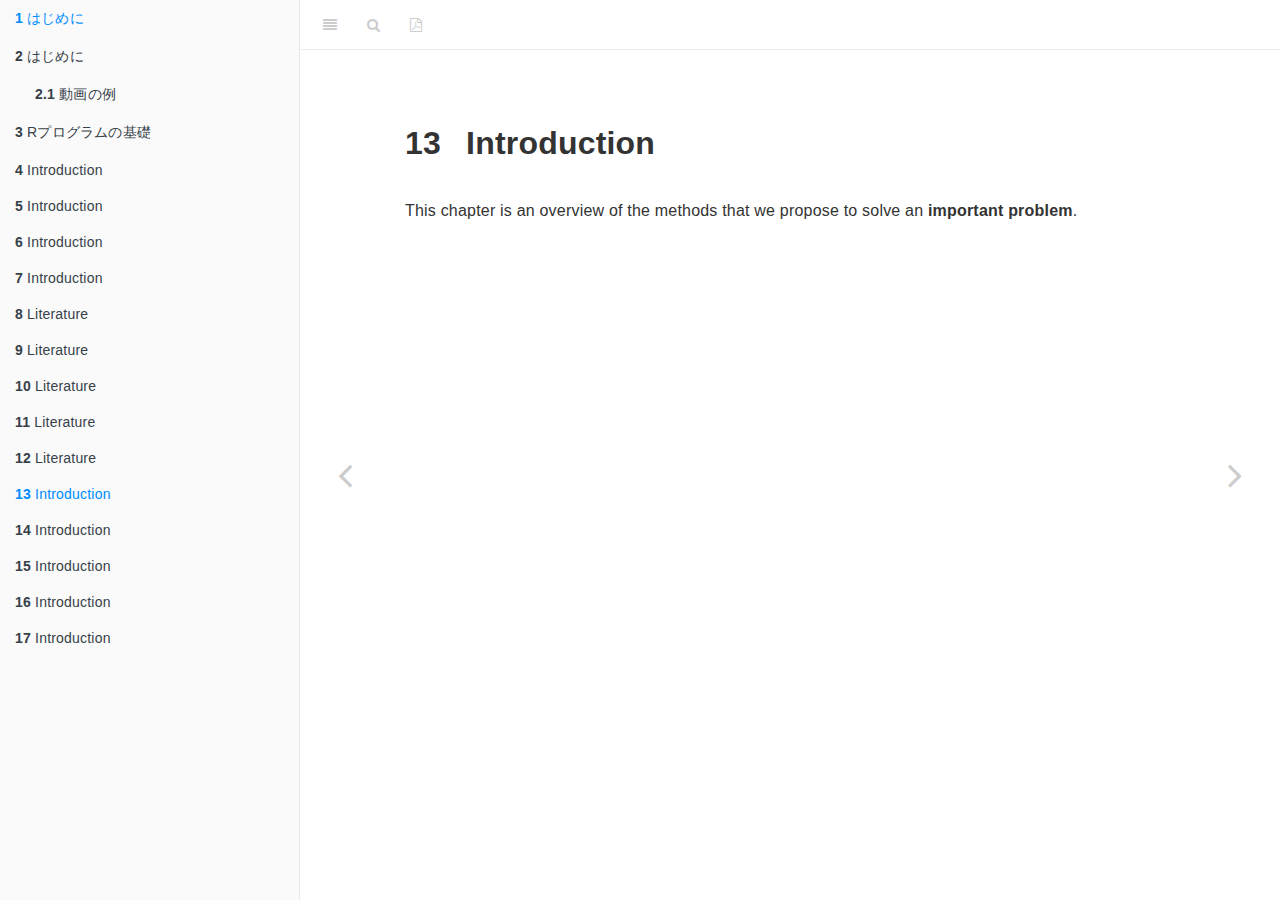
<file: docs/introduction-4.html>
<!DOCTYPE html>
<html lang="" xml:lang="">
<head>

  <meta charset="utf-8" />
  <meta http-equiv="X-UA-Compatible" content="IE=edge" />
  <title>13 Introduction | 統計学</title>
  <meta name="description" content="13 Introduction | 統計学" />
  <meta name="generator" content="bookdown 0.21 and GitBook 2.6.7" />

  <meta property="og:title" content="13 Introduction | 統計学" />
  <meta property="og:type" content="book" />
  
  
  
  

  <meta name="twitter:card" content="summary" />
  <meta name="twitter:title" content="13 Introduction | 統計学" />
  
  
  

<meta name="author" content="古川知志雄" />


<meta name="date" content="2021-04-05" />

  <meta name="viewport" content="width=device-width, initial-scale=1" />
  <meta name="apple-mobile-web-app-capable" content="yes" />
  <meta name="apple-mobile-web-app-status-bar-style" content="black" />
  
  
<link rel="prev" href="literature-4.html"/>
<link rel="next" href="introduction-5.html"/>
<script src="libs/jquery-2.2.3/jquery.min.js"></script>
<link href="libs/gitbook-2.6.7/css/style.css" rel="stylesheet" />
<link href="libs/gitbook-2.6.7/css/plugin-table.css" rel="stylesheet" />
<link href="libs/gitbook-2.6.7/css/plugin-bookdown.css" rel="stylesheet" />
<link href="libs/gitbook-2.6.7/css/plugin-highlight.css" rel="stylesheet" />
<link href="libs/gitbook-2.6.7/css/plugin-search.css" rel="stylesheet" />
<link href="libs/gitbook-2.6.7/css/plugin-fontsettings.css" rel="stylesheet" />
<link href="libs/gitbook-2.6.7/css/plugin-clipboard.css" rel="stylesheet" />









<script src="libs/accessible-code-block-0.0.1/empty-anchor.js"></script>



</head>

<body>



  <div class="book without-animation with-summary font-size-2 font-family-1" data-basepath=".">

    <div class="book-summary">
      <nav role="navigation">

<ul class="summary">
<li class="chapter" data-level="1" data-path="index.html"><a href="index.html"><i class="fa fa-check"></i><b>1</b> はじめに</a></li>
<li class="chapter" data-level="2" data-path="はじめに-1.html"><a href="はじめに-1.html"><i class="fa fa-check"></i><b>2</b> はじめに</a><ul>
<li class="chapter" data-level="2.1" data-path="はじめに-1.html"><a href="はじめに-1.html#動画の例"><i class="fa fa-check"></i><b>2.1</b> 動画の例</a></li>
</ul></li>
<li class="chapter" data-level="3" data-path="rプログラムの基礎.html"><a href="rプログラムの基礎.html"><i class="fa fa-check"></i><b>3</b> Rプログラムの基礎</a></li>
<li class="chapter" data-level="4" data-path="introduction.html"><a href="introduction.html"><i class="fa fa-check"></i><b>4</b> Introduction</a></li>
<li class="chapter" data-level="5" data-path="introduction-1.html"><a href="introduction-1.html"><i class="fa fa-check"></i><b>5</b> Introduction</a></li>
<li class="chapter" data-level="6" data-path="introduction-2.html"><a href="introduction-2.html"><i class="fa fa-check"></i><b>6</b> Introduction</a></li>
<li class="chapter" data-level="7" data-path="introduction-3.html"><a href="introduction-3.html"><i class="fa fa-check"></i><b>7</b> Introduction</a></li>
<li class="chapter" data-level="8" data-path="literature.html"><a href="literature.html"><i class="fa fa-check"></i><b>8</b> Literature</a></li>
<li class="chapter" data-level="9" data-path="literature-1.html"><a href="literature-1.html"><i class="fa fa-check"></i><b>9</b> Literature</a></li>
<li class="chapter" data-level="10" data-path="literature-2.html"><a href="literature-2.html"><i class="fa fa-check"></i><b>10</b> Literature</a></li>
<li class="chapter" data-level="11" data-path="literature-3.html"><a href="literature-3.html"><i class="fa fa-check"></i><b>11</b> Literature</a></li>
<li class="chapter" data-level="12" data-path="literature-4.html"><a href="literature-4.html"><i class="fa fa-check"></i><b>12</b> Literature</a></li>
<li class="chapter" data-level="13" data-path="introduction-4.html"><a href="introduction-4.html"><i class="fa fa-check"></i><b>13</b> Introduction</a></li>
<li class="chapter" data-level="14" data-path="introduction-5.html"><a href="introduction-5.html"><i class="fa fa-check"></i><b>14</b> Introduction</a></li>
<li class="chapter" data-level="15" data-path="introduction-6.html"><a href="introduction-6.html"><i class="fa fa-check"></i><b>15</b> Introduction</a></li>
<li class="chapter" data-level="16" data-path="introduction-7.html"><a href="introduction-7.html"><i class="fa fa-check"></i><b>16</b> Introduction</a></li>
<li class="chapter" data-level="17" data-path="introduction-8.html"><a href="introduction-8.html"><i class="fa fa-check"></i><b>17</b> Introduction</a></li>
</ul>

      </nav>
    </div>

    <div class="book-body">
      <div class="body-inner">
        <div class="book-header" role="navigation">
          <h1>
            <i class="fa fa-circle-o-notch fa-spin"></i><a href="./">統計学</a>
          </h1>
        </div>

        <div class="page-wrapper" tabindex="-1" role="main">
          <div class="page-inner">

            <section class="normal" id="section-">
<div id="introduction-4" class="section level1">
<h1><span class="header-section-number">13</span> Introduction</h1>
<p>This chapter is an overview of the methods that
we propose to solve an <strong>important problem</strong>.</p>

</div>
            </section>

          </div>
        </div>
      </div>
<a href="literature-4.html" class="navigation navigation-prev " aria-label="Previous page"><i class="fa fa-angle-left"></i></a>
<a href="introduction-5.html" class="navigation navigation-next " aria-label="Next page"><i class="fa fa-angle-right"></i></a>
    </div>
  </div>
<script src="libs/gitbook-2.6.7/js/app.min.js"></script>
<script src="libs/gitbook-2.6.7/js/lunr.js"></script>
<script src="libs/gitbook-2.6.7/js/clipboard.min.js"></script>
<script src="libs/gitbook-2.6.7/js/plugin-search.js"></script>
<script src="libs/gitbook-2.6.7/js/plugin-sharing.js"></script>
<script src="libs/gitbook-2.6.7/js/plugin-fontsettings.js"></script>
<script src="libs/gitbook-2.6.7/js/plugin-bookdown.js"></script>
<script src="libs/gitbook-2.6.7/js/jquery.highlight.js"></script>
<script src="libs/gitbook-2.6.7/js/plugin-clipboard.js"></script>
<script>
gitbook.require(["gitbook"], function(gitbook) {
gitbook.start({
"sharing": {
"github": false,
"facebook": false,
"twitter": false,
"linkedin": false,
"weibo": false,
"instapaper": false,
"vk": false,
"all": false
},
"fontsettings": false,
"edit": null,
"history": {
"link": null,
"text": null
},
"view": {
"link": null,
"text": null
},
"download": [["book.pdf", "PDF"]],
"toc": {
"collapse": "subsection",
"scroll_highlight": true
},
"toolbar": {
"position": "fixed"
},
"search": true,
"info": false
});
});
</script>

</body>

</html>
</file>
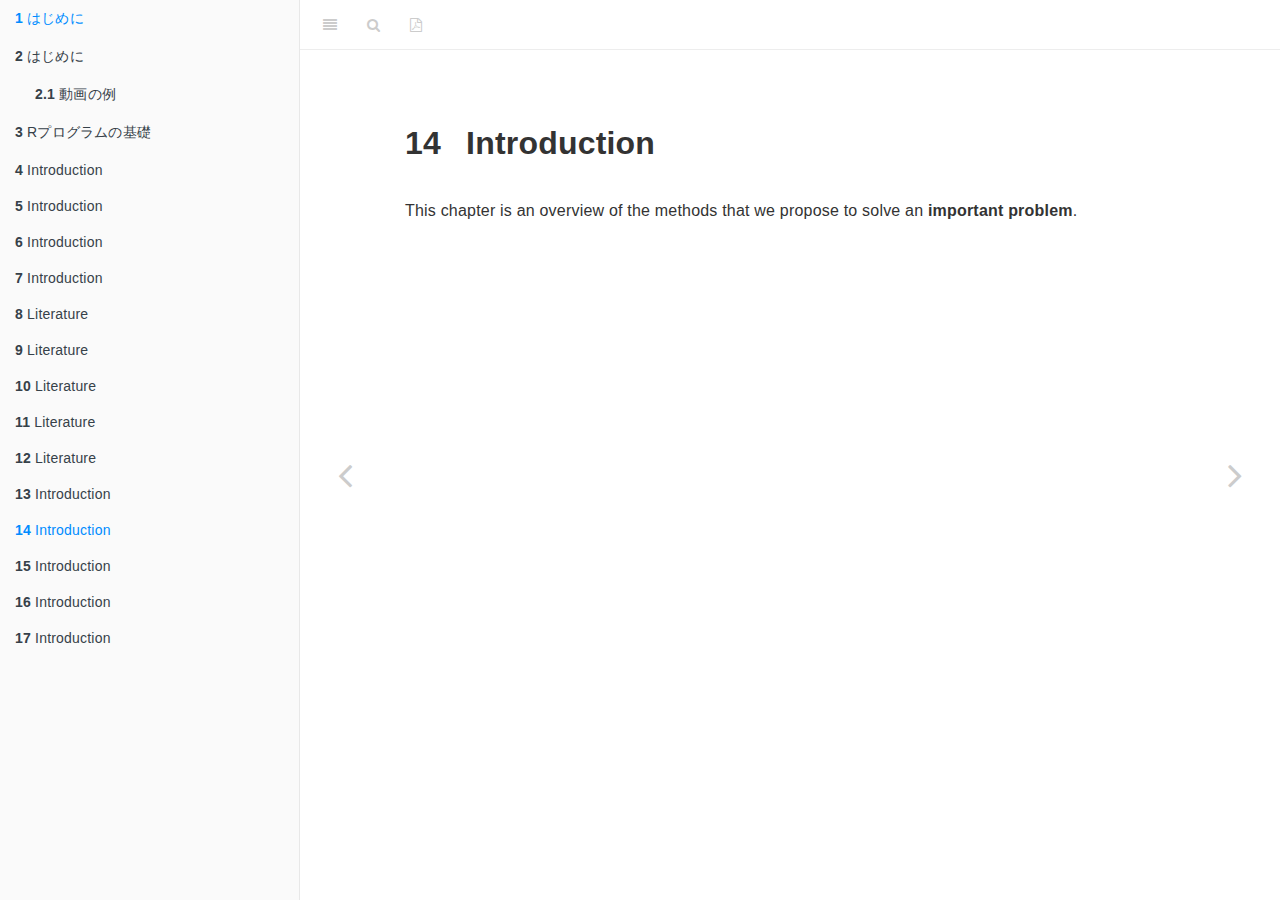
<file: docs/introduction-5.html>
<!DOCTYPE html>
<html lang="" xml:lang="">
<head>

  <meta charset="utf-8" />
  <meta http-equiv="X-UA-Compatible" content="IE=edge" />
  <title>14 Introduction | 統計学</title>
  <meta name="description" content="14 Introduction | 統計学" />
  <meta name="generator" content="bookdown 0.21 and GitBook 2.6.7" />

  <meta property="og:title" content="14 Introduction | 統計学" />
  <meta property="og:type" content="book" />
  
  
  
  

  <meta name="twitter:card" content="summary" />
  <meta name="twitter:title" content="14 Introduction | 統計学" />
  
  
  

<meta name="author" content="古川知志雄" />


<meta name="date" content="2021-04-05" />

  <meta name="viewport" content="width=device-width, initial-scale=1" />
  <meta name="apple-mobile-web-app-capable" content="yes" />
  <meta name="apple-mobile-web-app-status-bar-style" content="black" />
  
  
<link rel="prev" href="introduction-4.html"/>
<link rel="next" href="introduction-6.html"/>
<script src="libs/jquery-2.2.3/jquery.min.js"></script>
<link href="libs/gitbook-2.6.7/css/style.css" rel="stylesheet" />
<link href="libs/gitbook-2.6.7/css/plugin-table.css" rel="stylesheet" />
<link href="libs/gitbook-2.6.7/css/plugin-bookdown.css" rel="stylesheet" />
<link href="libs/gitbook-2.6.7/css/plugin-highlight.css" rel="stylesheet" />
<link href="libs/gitbook-2.6.7/css/plugin-search.css" rel="stylesheet" />
<link href="libs/gitbook-2.6.7/css/plugin-fontsettings.css" rel="stylesheet" />
<link href="libs/gitbook-2.6.7/css/plugin-clipboard.css" rel="stylesheet" />









<script src="libs/accessible-code-block-0.0.1/empty-anchor.js"></script>



</head>

<body>



  <div class="book without-animation with-summary font-size-2 font-family-1" data-basepath=".">

    <div class="book-summary">
      <nav role="navigation">

<ul class="summary">
<li class="chapter" data-level="1" data-path="index.html"><a href="index.html"><i class="fa fa-check"></i><b>1</b> はじめに</a></li>
<li class="chapter" data-level="2" data-path="はじめに-1.html"><a href="はじめに-1.html"><i class="fa fa-check"></i><b>2</b> はじめに</a><ul>
<li class="chapter" data-level="2.1" data-path="はじめに-1.html"><a href="はじめに-1.html#動画の例"><i class="fa fa-check"></i><b>2.1</b> 動画の例</a></li>
</ul></li>
<li class="chapter" data-level="3" data-path="rプログラムの基礎.html"><a href="rプログラムの基礎.html"><i class="fa fa-check"></i><b>3</b> Rプログラムの基礎</a></li>
<li class="chapter" data-level="4" data-path="introduction.html"><a href="introduction.html"><i class="fa fa-check"></i><b>4</b> Introduction</a></li>
<li class="chapter" data-level="5" data-path="introduction-1.html"><a href="introduction-1.html"><i class="fa fa-check"></i><b>5</b> Introduction</a></li>
<li class="chapter" data-level="6" data-path="introduction-2.html"><a href="introduction-2.html"><i class="fa fa-check"></i><b>6</b> Introduction</a></li>
<li class="chapter" data-level="7" data-path="introduction-3.html"><a href="introduction-3.html"><i class="fa fa-check"></i><b>7</b> Introduction</a></li>
<li class="chapter" data-level="8" data-path="literature.html"><a href="literature.html"><i class="fa fa-check"></i><b>8</b> Literature</a></li>
<li class="chapter" data-level="9" data-path="literature-1.html"><a href="literature-1.html"><i class="fa fa-check"></i><b>9</b> Literature</a></li>
<li class="chapter" data-level="10" data-path="literature-2.html"><a href="literature-2.html"><i class="fa fa-check"></i><b>10</b> Literature</a></li>
<li class="chapter" data-level="11" data-path="literature-3.html"><a href="literature-3.html"><i class="fa fa-check"></i><b>11</b> Literature</a></li>
<li class="chapter" data-level="12" data-path="literature-4.html"><a href="literature-4.html"><i class="fa fa-check"></i><b>12</b> Literature</a></li>
<li class="chapter" data-level="13" data-path="introduction-4.html"><a href="introduction-4.html"><i class="fa fa-check"></i><b>13</b> Introduction</a></li>
<li class="chapter" data-level="14" data-path="introduction-5.html"><a href="introduction-5.html"><i class="fa fa-check"></i><b>14</b> Introduction</a></li>
<li class="chapter" data-level="15" data-path="introduction-6.html"><a href="introduction-6.html"><i class="fa fa-check"></i><b>15</b> Introduction</a></li>
<li class="chapter" data-level="16" data-path="introduction-7.html"><a href="introduction-7.html"><i class="fa fa-check"></i><b>16</b> Introduction</a></li>
<li class="chapter" data-level="17" data-path="introduction-8.html"><a href="introduction-8.html"><i class="fa fa-check"></i><b>17</b> Introduction</a></li>
</ul>

      </nav>
    </div>

    <div class="book-body">
      <div class="body-inner">
        <div class="book-header" role="navigation">
          <h1>
            <i class="fa fa-circle-o-notch fa-spin"></i><a href="./">統計学</a>
          </h1>
        </div>

        <div class="page-wrapper" tabindex="-1" role="main">
          <div class="page-inner">

            <section class="normal" id="section-">
<div id="introduction-5" class="section level1">
<h1><span class="header-section-number">14</span> Introduction</h1>
<p>This chapter is an overview of the methods that
we propose to solve an <strong>important problem</strong>.</p>

</div>
            </section>

          </div>
        </div>
      </div>
<a href="introduction-4.html" class="navigation navigation-prev " aria-label="Previous page"><i class="fa fa-angle-left"></i></a>
<a href="introduction-6.html" class="navigation navigation-next " aria-label="Next page"><i class="fa fa-angle-right"></i></a>
    </div>
  </div>
<script src="libs/gitbook-2.6.7/js/app.min.js"></script>
<script src="libs/gitbook-2.6.7/js/lunr.js"></script>
<script src="libs/gitbook-2.6.7/js/clipboard.min.js"></script>
<script src="libs/gitbook-2.6.7/js/plugin-search.js"></script>
<script src="libs/gitbook-2.6.7/js/plugin-sharing.js"></script>
<script src="libs/gitbook-2.6.7/js/plugin-fontsettings.js"></script>
<script src="libs/gitbook-2.6.7/js/plugin-bookdown.js"></script>
<script src="libs/gitbook-2.6.7/js/jquery.highlight.js"></script>
<script src="libs/gitbook-2.6.7/js/plugin-clipboard.js"></script>
<script>
gitbook.require(["gitbook"], function(gitbook) {
gitbook.start({
"sharing": {
"github": false,
"facebook": false,
"twitter": false,
"linkedin": false,
"weibo": false,
"instapaper": false,
"vk": false,
"all": false
},
"fontsettings": false,
"edit": null,
"history": {
"link": null,
"text": null
},
"view": {
"link": null,
"text": null
},
"download": [["book.pdf", "PDF"]],
"toc": {
"collapse": "subsection",
"scroll_highlight": true
},
"toolbar": {
"position": "fixed"
},
"search": true,
"info": false
});
});
</script>

</body>

</html>
</file>
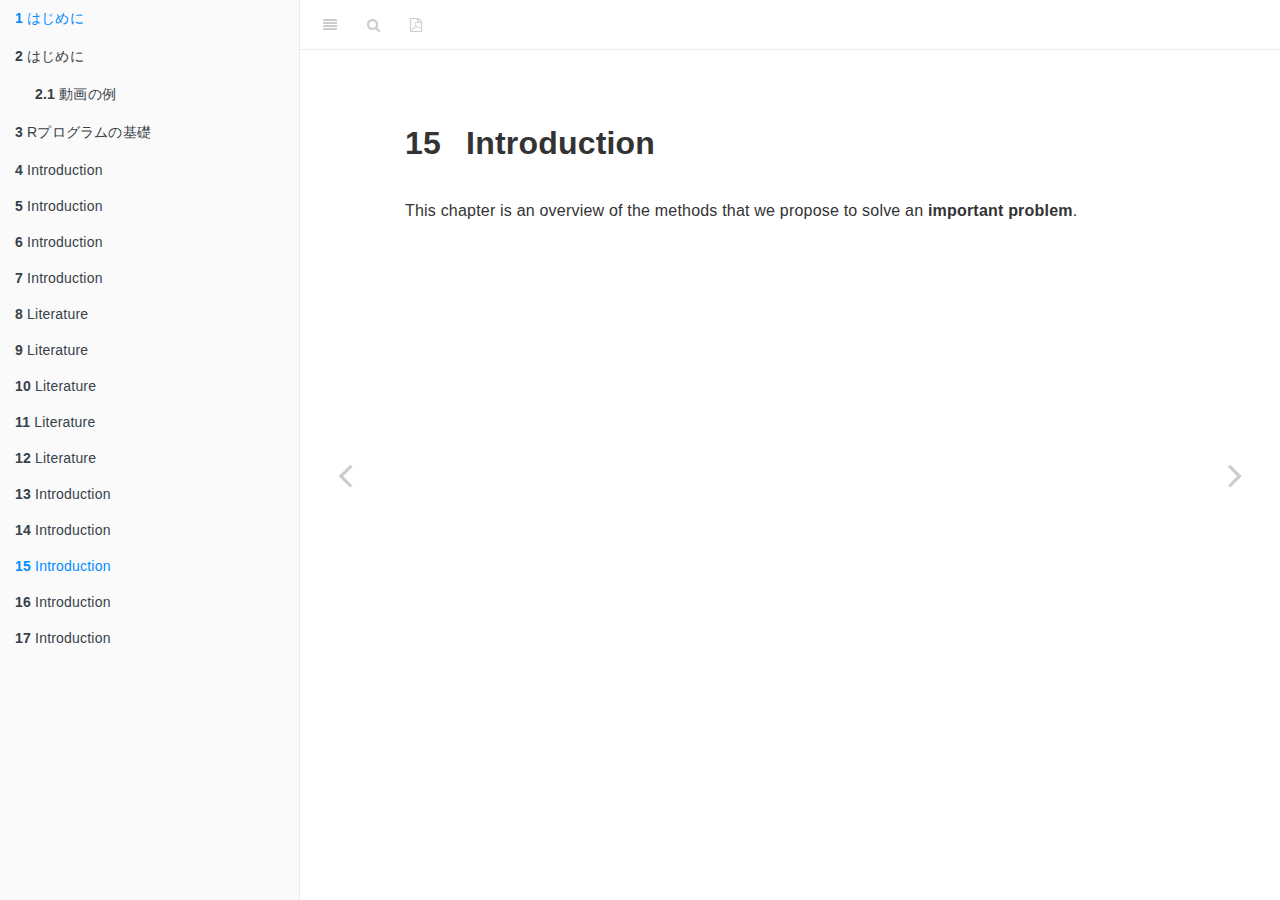
<file: docs/introduction-6.html>
<!DOCTYPE html>
<html lang="" xml:lang="">
<head>

  <meta charset="utf-8" />
  <meta http-equiv="X-UA-Compatible" content="IE=edge" />
  <title>15 Introduction | 統計学</title>
  <meta name="description" content="15 Introduction | 統計学" />
  <meta name="generator" content="bookdown 0.21 and GitBook 2.6.7" />

  <meta property="og:title" content="15 Introduction | 統計学" />
  <meta property="og:type" content="book" />
  
  
  
  

  <meta name="twitter:card" content="summary" />
  <meta name="twitter:title" content="15 Introduction | 統計学" />
  
  
  

<meta name="author" content="古川知志雄" />


<meta name="date" content="2021-04-05" />

  <meta name="viewport" content="width=device-width, initial-scale=1" />
  <meta name="apple-mobile-web-app-capable" content="yes" />
  <meta name="apple-mobile-web-app-status-bar-style" content="black" />
  
  
<link rel="prev" href="introduction-5.html"/>
<link rel="next" href="introduction-7.html"/>
<script src="libs/jquery-2.2.3/jquery.min.js"></script>
<link href="libs/gitbook-2.6.7/css/style.css" rel="stylesheet" />
<link href="libs/gitbook-2.6.7/css/plugin-table.css" rel="stylesheet" />
<link href="libs/gitbook-2.6.7/css/plugin-bookdown.css" rel="stylesheet" />
<link href="libs/gitbook-2.6.7/css/plugin-highlight.css" rel="stylesheet" />
<link href="libs/gitbook-2.6.7/css/plugin-search.css" rel="stylesheet" />
<link href="libs/gitbook-2.6.7/css/plugin-fontsettings.css" rel="stylesheet" />
<link href="libs/gitbook-2.6.7/css/plugin-clipboard.css" rel="stylesheet" />









<script src="libs/accessible-code-block-0.0.1/empty-anchor.js"></script>



</head>

<body>



  <div class="book without-animation with-summary font-size-2 font-family-1" data-basepath=".">

    <div class="book-summary">
      <nav role="navigation">

<ul class="summary">
<li class="chapter" data-level="1" data-path="index.html"><a href="index.html"><i class="fa fa-check"></i><b>1</b> はじめに</a></li>
<li class="chapter" data-level="2" data-path="はじめに-1.html"><a href="はじめに-1.html"><i class="fa fa-check"></i><b>2</b> はじめに</a><ul>
<li class="chapter" data-level="2.1" data-path="はじめに-1.html"><a href="はじめに-1.html#動画の例"><i class="fa fa-check"></i><b>2.1</b> 動画の例</a></li>
</ul></li>
<li class="chapter" data-level="3" data-path="rプログラムの基礎.html"><a href="rプログラムの基礎.html"><i class="fa fa-check"></i><b>3</b> Rプログラムの基礎</a></li>
<li class="chapter" data-level="4" data-path="introduction.html"><a href="introduction.html"><i class="fa fa-check"></i><b>4</b> Introduction</a></li>
<li class="chapter" data-level="5" data-path="introduction-1.html"><a href="introduction-1.html"><i class="fa fa-check"></i><b>5</b> Introduction</a></li>
<li class="chapter" data-level="6" data-path="introduction-2.html"><a href="introduction-2.html"><i class="fa fa-check"></i><b>6</b> Introduction</a></li>
<li class="chapter" data-level="7" data-path="introduction-3.html"><a href="introduction-3.html"><i class="fa fa-check"></i><b>7</b> Introduction</a></li>
<li class="chapter" data-level="8" data-path="literature.html"><a href="literature.html"><i class="fa fa-check"></i><b>8</b> Literature</a></li>
<li class="chapter" data-level="9" data-path="literature-1.html"><a href="literature-1.html"><i class="fa fa-check"></i><b>9</b> Literature</a></li>
<li class="chapter" data-level="10" data-path="literature-2.html"><a href="literature-2.html"><i class="fa fa-check"></i><b>10</b> Literature</a></li>
<li class="chapter" data-level="11" data-path="literature-3.html"><a href="literature-3.html"><i class="fa fa-check"></i><b>11</b> Literature</a></li>
<li class="chapter" data-level="12" data-path="literature-4.html"><a href="literature-4.html"><i class="fa fa-check"></i><b>12</b> Literature</a></li>
<li class="chapter" data-level="13" data-path="introduction-4.html"><a href="introduction-4.html"><i class="fa fa-check"></i><b>13</b> Introduction</a></li>
<li class="chapter" data-level="14" data-path="introduction-5.html"><a href="introduction-5.html"><i class="fa fa-check"></i><b>14</b> Introduction</a></li>
<li class="chapter" data-level="15" data-path="introduction-6.html"><a href="introduction-6.html"><i class="fa fa-check"></i><b>15</b> Introduction</a></li>
<li class="chapter" data-level="16" data-path="introduction-7.html"><a href="introduction-7.html"><i class="fa fa-check"></i><b>16</b> Introduction</a></li>
<li class="chapter" data-level="17" data-path="introduction-8.html"><a href="introduction-8.html"><i class="fa fa-check"></i><b>17</b> Introduction</a></li>
</ul>

      </nav>
    </div>

    <div class="book-body">
      <div class="body-inner">
        <div class="book-header" role="navigation">
          <h1>
            <i class="fa fa-circle-o-notch fa-spin"></i><a href="./">統計学</a>
          </h1>
        </div>

        <div class="page-wrapper" tabindex="-1" role="main">
          <div class="page-inner">

            <section class="normal" id="section-">
<div id="introduction-6" class="section level1">
<h1><span class="header-section-number">15</span> Introduction</h1>
<p>This chapter is an overview of the methods that
we propose to solve an <strong>important problem</strong>.</p>

</div>
            </section>

          </div>
        </div>
      </div>
<a href="introduction-5.html" class="navigation navigation-prev " aria-label="Previous page"><i class="fa fa-angle-left"></i></a>
<a href="introduction-7.html" class="navigation navigation-next " aria-label="Next page"><i class="fa fa-angle-right"></i></a>
    </div>
  </div>
<script src="libs/gitbook-2.6.7/js/app.min.js"></script>
<script src="libs/gitbook-2.6.7/js/lunr.js"></script>
<script src="libs/gitbook-2.6.7/js/clipboard.min.js"></script>
<script src="libs/gitbook-2.6.7/js/plugin-search.js"></script>
<script src="libs/gitbook-2.6.7/js/plugin-sharing.js"></script>
<script src="libs/gitbook-2.6.7/js/plugin-fontsettings.js"></script>
<script src="libs/gitbook-2.6.7/js/plugin-bookdown.js"></script>
<script src="libs/gitbook-2.6.7/js/jquery.highlight.js"></script>
<script src="libs/gitbook-2.6.7/js/plugin-clipboard.js"></script>
<script>
gitbook.require(["gitbook"], function(gitbook) {
gitbook.start({
"sharing": {
"github": false,
"facebook": false,
"twitter": false,
"linkedin": false,
"weibo": false,
"instapaper": false,
"vk": false,
"all": false
},
"fontsettings": false,
"edit": null,
"history": {
"link": null,
"text": null
},
"view": {
"link": null,
"text": null
},
"download": [["book.pdf", "PDF"]],
"toc": {
"collapse": "subsection",
"scroll_highlight": true
},
"toolbar": {
"position": "fixed"
},
"search": true,
"info": false
});
});
</script>

</body>

</html>
</file>
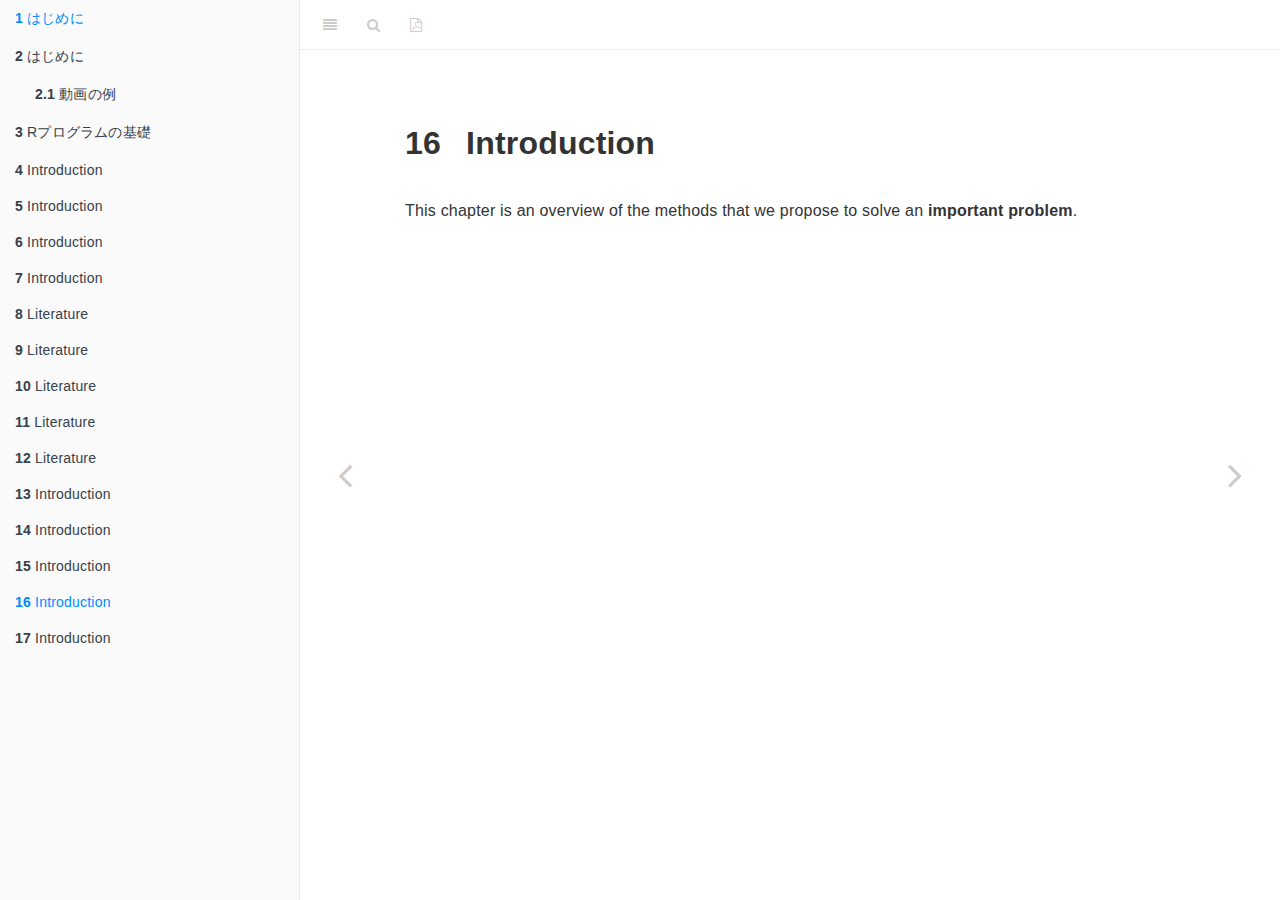
<file: docs/introduction-7.html>
<!DOCTYPE html>
<html lang="" xml:lang="">
<head>

  <meta charset="utf-8" />
  <meta http-equiv="X-UA-Compatible" content="IE=edge" />
  <title>16 Introduction | 統計学</title>
  <meta name="description" content="16 Introduction | 統計学" />
  <meta name="generator" content="bookdown 0.21 and GitBook 2.6.7" />

  <meta property="og:title" content="16 Introduction | 統計学" />
  <meta property="og:type" content="book" />
  
  
  
  

  <meta name="twitter:card" content="summary" />
  <meta name="twitter:title" content="16 Introduction | 統計学" />
  
  
  

<meta name="author" content="古川知志雄" />


<meta name="date" content="2021-04-05" />

  <meta name="viewport" content="width=device-width, initial-scale=1" />
  <meta name="apple-mobile-web-app-capable" content="yes" />
  <meta name="apple-mobile-web-app-status-bar-style" content="black" />
  
  
<link rel="prev" href="introduction-6.html"/>
<link rel="next" href="introduction-8.html"/>
<script src="libs/jquery-2.2.3/jquery.min.js"></script>
<link href="libs/gitbook-2.6.7/css/style.css" rel="stylesheet" />
<link href="libs/gitbook-2.6.7/css/plugin-table.css" rel="stylesheet" />
<link href="libs/gitbook-2.6.7/css/plugin-bookdown.css" rel="stylesheet" />
<link href="libs/gitbook-2.6.7/css/plugin-highlight.css" rel="stylesheet" />
<link href="libs/gitbook-2.6.7/css/plugin-search.css" rel="stylesheet" />
<link href="libs/gitbook-2.6.7/css/plugin-fontsettings.css" rel="stylesheet" />
<link href="libs/gitbook-2.6.7/css/plugin-clipboard.css" rel="stylesheet" />









<script src="libs/accessible-code-block-0.0.1/empty-anchor.js"></script>



</head>

<body>



  <div class="book without-animation with-summary font-size-2 font-family-1" data-basepath=".">

    <div class="book-summary">
      <nav role="navigation">

<ul class="summary">
<li class="chapter" data-level="1" data-path="index.html"><a href="index.html"><i class="fa fa-check"></i><b>1</b> はじめに</a></li>
<li class="chapter" data-level="2" data-path="はじめに-1.html"><a href="はじめに-1.html"><i class="fa fa-check"></i><b>2</b> はじめに</a><ul>
<li class="chapter" data-level="2.1" data-path="はじめに-1.html"><a href="はじめに-1.html#動画の例"><i class="fa fa-check"></i><b>2.1</b> 動画の例</a></li>
</ul></li>
<li class="chapter" data-level="3" data-path="rプログラムの基礎.html"><a href="rプログラムの基礎.html"><i class="fa fa-check"></i><b>3</b> Rプログラムの基礎</a></li>
<li class="chapter" data-level="4" data-path="introduction.html"><a href="introduction.html"><i class="fa fa-check"></i><b>4</b> Introduction</a></li>
<li class="chapter" data-level="5" data-path="introduction-1.html"><a href="introduction-1.html"><i class="fa fa-check"></i><b>5</b> Introduction</a></li>
<li class="chapter" data-level="6" data-path="introduction-2.html"><a href="introduction-2.html"><i class="fa fa-check"></i><b>6</b> Introduction</a></li>
<li class="chapter" data-level="7" data-path="introduction-3.html"><a href="introduction-3.html"><i class="fa fa-check"></i><b>7</b> Introduction</a></li>
<li class="chapter" data-level="8" data-path="literature.html"><a href="literature.html"><i class="fa fa-check"></i><b>8</b> Literature</a></li>
<li class="chapter" data-level="9" data-path="literature-1.html"><a href="literature-1.html"><i class="fa fa-check"></i><b>9</b> Literature</a></li>
<li class="chapter" data-level="10" data-path="literature-2.html"><a href="literature-2.html"><i class="fa fa-check"></i><b>10</b> Literature</a></li>
<li class="chapter" data-level="11" data-path="literature-3.html"><a href="literature-3.html"><i class="fa fa-check"></i><b>11</b> Literature</a></li>
<li class="chapter" data-level="12" data-path="literature-4.html"><a href="literature-4.html"><i class="fa fa-check"></i><b>12</b> Literature</a></li>
<li class="chapter" data-level="13" data-path="introduction-4.html"><a href="introduction-4.html"><i class="fa fa-check"></i><b>13</b> Introduction</a></li>
<li class="chapter" data-level="14" data-path="introduction-5.html"><a href="introduction-5.html"><i class="fa fa-check"></i><b>14</b> Introduction</a></li>
<li class="chapter" data-level="15" data-path="introduction-6.html"><a href="introduction-6.html"><i class="fa fa-check"></i><b>15</b> Introduction</a></li>
<li class="chapter" data-level="16" data-path="introduction-7.html"><a href="introduction-7.html"><i class="fa fa-check"></i><b>16</b> Introduction</a></li>
<li class="chapter" data-level="17" data-path="introduction-8.html"><a href="introduction-8.html"><i class="fa fa-check"></i><b>17</b> Introduction</a></li>
</ul>

      </nav>
    </div>

    <div class="book-body">
      <div class="body-inner">
        <div class="book-header" role="navigation">
          <h1>
            <i class="fa fa-circle-o-notch fa-spin"></i><a href="./">統計学</a>
          </h1>
        </div>

        <div class="page-wrapper" tabindex="-1" role="main">
          <div class="page-inner">

            <section class="normal" id="section-">
<div id="introduction-7" class="section level1">
<h1><span class="header-section-number">16</span> Introduction</h1>
<p>This chapter is an overview of the methods that
we propose to solve an <strong>important problem</strong>.</p>

</div>
            </section>

          </div>
        </div>
      </div>
<a href="introduction-6.html" class="navigation navigation-prev " aria-label="Previous page"><i class="fa fa-angle-left"></i></a>
<a href="introduction-8.html" class="navigation navigation-next " aria-label="Next page"><i class="fa fa-angle-right"></i></a>
    </div>
  </div>
<script src="libs/gitbook-2.6.7/js/app.min.js"></script>
<script src="libs/gitbook-2.6.7/js/lunr.js"></script>
<script src="libs/gitbook-2.6.7/js/clipboard.min.js"></script>
<script src="libs/gitbook-2.6.7/js/plugin-search.js"></script>
<script src="libs/gitbook-2.6.7/js/plugin-sharing.js"></script>
<script src="libs/gitbook-2.6.7/js/plugin-fontsettings.js"></script>
<script src="libs/gitbook-2.6.7/js/plugin-bookdown.js"></script>
<script src="libs/gitbook-2.6.7/js/jquery.highlight.js"></script>
<script src="libs/gitbook-2.6.7/js/plugin-clipboard.js"></script>
<script>
gitbook.require(["gitbook"], function(gitbook) {
gitbook.start({
"sharing": {
"github": false,
"facebook": false,
"twitter": false,
"linkedin": false,
"weibo": false,
"instapaper": false,
"vk": false,
"all": false
},
"fontsettings": false,
"edit": null,
"history": {
"link": null,
"text": null
},
"view": {
"link": null,
"text": null
},
"download": [["book.pdf", "PDF"]],
"toc": {
"collapse": "subsection",
"scroll_highlight": true
},
"toolbar": {
"position": "fixed"
},
"search": true,
"info": false
});
});
</script>

</body>

</html>
</file>
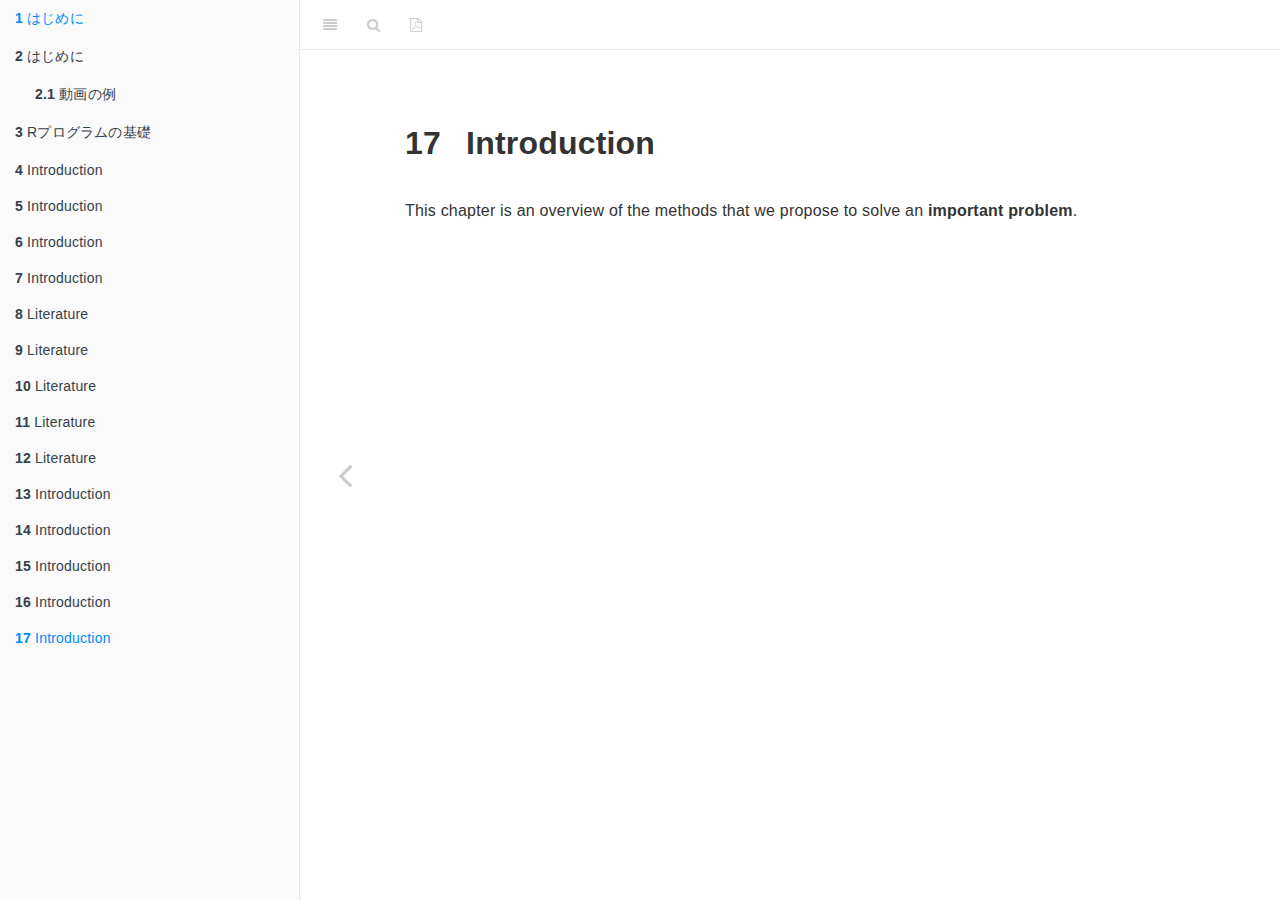
<file: docs/introduction-8.html>
<!DOCTYPE html>
<html lang="" xml:lang="">
<head>

  <meta charset="utf-8" />
  <meta http-equiv="X-UA-Compatible" content="IE=edge" />
  <title>17 Introduction | 統計学</title>
  <meta name="description" content="17 Introduction | 統計学" />
  <meta name="generator" content="bookdown 0.21 and GitBook 2.6.7" />

  <meta property="og:title" content="17 Introduction | 統計学" />
  <meta property="og:type" content="book" />
  
  
  
  

  <meta name="twitter:card" content="summary" />
  <meta name="twitter:title" content="17 Introduction | 統計学" />
  
  
  

<meta name="author" content="古川知志雄" />


<meta name="date" content="2021-04-05" />

  <meta name="viewport" content="width=device-width, initial-scale=1" />
  <meta name="apple-mobile-web-app-capable" content="yes" />
  <meta name="apple-mobile-web-app-status-bar-style" content="black" />
  
  
<link rel="prev" href="introduction-7.html"/>

<script src="libs/jquery-2.2.3/jquery.min.js"></script>
<link href="libs/gitbook-2.6.7/css/style.css" rel="stylesheet" />
<link href="libs/gitbook-2.6.7/css/plugin-table.css" rel="stylesheet" />
<link href="libs/gitbook-2.6.7/css/plugin-bookdown.css" rel="stylesheet" />
<link href="libs/gitbook-2.6.7/css/plugin-highlight.css" rel="stylesheet" />
<link href="libs/gitbook-2.6.7/css/plugin-search.css" rel="stylesheet" />
<link href="libs/gitbook-2.6.7/css/plugin-fontsettings.css" rel="stylesheet" />
<link href="libs/gitbook-2.6.7/css/plugin-clipboard.css" rel="stylesheet" />









<script src="libs/accessible-code-block-0.0.1/empty-anchor.js"></script>



</head>

<body>



  <div class="book without-animation with-summary font-size-2 font-family-1" data-basepath=".">

    <div class="book-summary">
      <nav role="navigation">

<ul class="summary">
<li class="chapter" data-level="1" data-path="index.html"><a href="index.html"><i class="fa fa-check"></i><b>1</b> はじめに</a></li>
<li class="chapter" data-level="2" data-path="はじめに-1.html"><a href="はじめに-1.html"><i class="fa fa-check"></i><b>2</b> はじめに</a><ul>
<li class="chapter" data-level="2.1" data-path="はじめに-1.html"><a href="はじめに-1.html#動画の例"><i class="fa fa-check"></i><b>2.1</b> 動画の例</a></li>
</ul></li>
<li class="chapter" data-level="3" data-path="rプログラムの基礎.html"><a href="rプログラムの基礎.html"><i class="fa fa-check"></i><b>3</b> Rプログラムの基礎</a></li>
<li class="chapter" data-level="4" data-path="introduction.html"><a href="introduction.html"><i class="fa fa-check"></i><b>4</b> Introduction</a></li>
<li class="chapter" data-level="5" data-path="introduction-1.html"><a href="introduction-1.html"><i class="fa fa-check"></i><b>5</b> Introduction</a></li>
<li class="chapter" data-level="6" data-path="introduction-2.html"><a href="introduction-2.html"><i class="fa fa-check"></i><b>6</b> Introduction</a></li>
<li class="chapter" data-level="7" data-path="introduction-3.html"><a href="introduction-3.html"><i class="fa fa-check"></i><b>7</b> Introduction</a></li>
<li class="chapter" data-level="8" data-path="literature.html"><a href="literature.html"><i class="fa fa-check"></i><b>8</b> Literature</a></li>
<li class="chapter" data-level="9" data-path="literature-1.html"><a href="literature-1.html"><i class="fa fa-check"></i><b>9</b> Literature</a></li>
<li class="chapter" data-level="10" data-path="literature-2.html"><a href="literature-2.html"><i class="fa fa-check"></i><b>10</b> Literature</a></li>
<li class="chapter" data-level="11" data-path="literature-3.html"><a href="literature-3.html"><i class="fa fa-check"></i><b>11</b> Literature</a></li>
<li class="chapter" data-level="12" data-path="literature-4.html"><a href="literature-4.html"><i class="fa fa-check"></i><b>12</b> Literature</a></li>
<li class="chapter" data-level="13" data-path="introduction-4.html"><a href="introduction-4.html"><i class="fa fa-check"></i><b>13</b> Introduction</a></li>
<li class="chapter" data-level="14" data-path="introduction-5.html"><a href="introduction-5.html"><i class="fa fa-check"></i><b>14</b> Introduction</a></li>
<li class="chapter" data-level="15" data-path="introduction-6.html"><a href="introduction-6.html"><i class="fa fa-check"></i><b>15</b> Introduction</a></li>
<li class="chapter" data-level="16" data-path="introduction-7.html"><a href="introduction-7.html"><i class="fa fa-check"></i><b>16</b> Introduction</a></li>
<li class="chapter" data-level="17" data-path="introduction-8.html"><a href="introduction-8.html"><i class="fa fa-check"></i><b>17</b> Introduction</a></li>
</ul>

      </nav>
    </div>

    <div class="book-body">
      <div class="body-inner">
        <div class="book-header" role="navigation">
          <h1>
            <i class="fa fa-circle-o-notch fa-spin"></i><a href="./">統計学</a>
          </h1>
        </div>

        <div class="page-wrapper" tabindex="-1" role="main">
          <div class="page-inner">

            <section class="normal" id="section-">
<div id="introduction-8" class="section level1">
<h1><span class="header-section-number">17</span> Introduction</h1>
<p>This chapter is an overview of the methods that
we propose to solve an <strong>important problem</strong>.</p>

</div>
            </section>

          </div>
        </div>
      </div>
<a href="introduction-7.html" class="navigation navigation-prev navigation-unique" aria-label="Previous page"><i class="fa fa-angle-left"></i></a>

    </div>
  </div>
<script src="libs/gitbook-2.6.7/js/app.min.js"></script>
<script src="libs/gitbook-2.6.7/js/lunr.js"></script>
<script src="libs/gitbook-2.6.7/js/clipboard.min.js"></script>
<script src="libs/gitbook-2.6.7/js/plugin-search.js"></script>
<script src="libs/gitbook-2.6.7/js/plugin-sharing.js"></script>
<script src="libs/gitbook-2.6.7/js/plugin-fontsettings.js"></script>
<script src="libs/gitbook-2.6.7/js/plugin-bookdown.js"></script>
<script src="libs/gitbook-2.6.7/js/jquery.highlight.js"></script>
<script src="libs/gitbook-2.6.7/js/plugin-clipboard.js"></script>
<script>
gitbook.require(["gitbook"], function(gitbook) {
gitbook.start({
"sharing": {
"github": false,
"facebook": false,
"twitter": false,
"linkedin": false,
"weibo": false,
"instapaper": false,
"vk": false,
"all": false
},
"fontsettings": false,
"edit": null,
"history": {
"link": null,
"text": null
},
"view": {
"link": null,
"text": null
},
"download": [["book.pdf", "PDF"]],
"toc": {
"collapse": "subsection",
"scroll_highlight": true
},
"toolbar": {
"position": "fixed"
},
"search": true,
"info": false
});
});
</script>

</body>

</html>
</file>
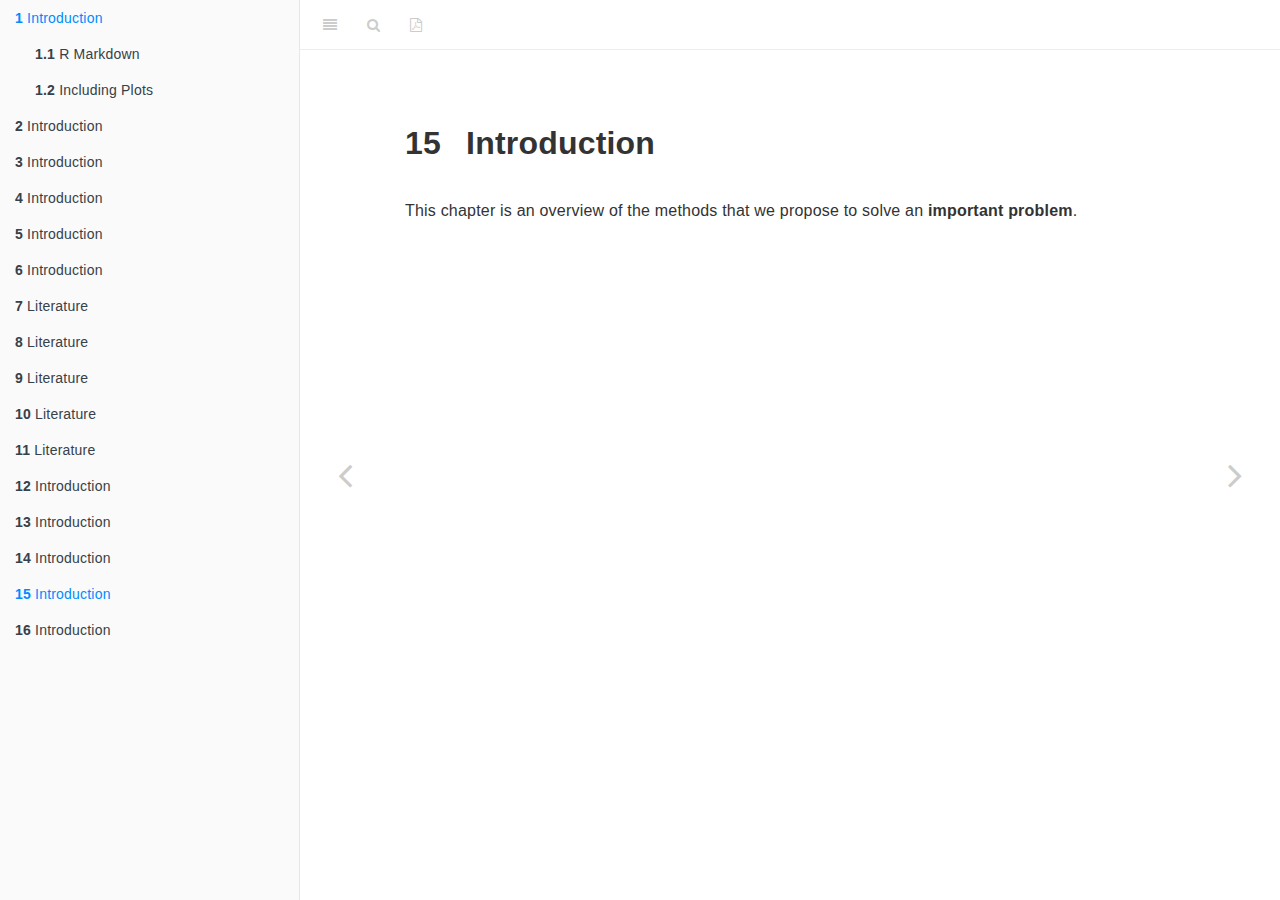
<file: docs/introduction-9.html>
<!DOCTYPE html>
<html lang="" xml:lang="">
<head>

  <meta charset="utf-8" />
  <meta http-equiv="X-UA-Compatible" content="IE=edge" />
  <title>15 Introduction | 01-10ways</title>
  <meta name="description" content="15 Introduction | 01-10ways" />
  <meta name="generator" content="bookdown 0.21 and GitBook 2.6.7" />

  <meta property="og:title" content="15 Introduction | 01-10ways" />
  <meta property="og:type" content="book" />
  
  
  
  

  <meta name="twitter:card" content="summary" />
  <meta name="twitter:title" content="15 Introduction | 01-10ways" />
  
  
  

<meta name="author" content="Chishio Furukawa" />



  <meta name="viewport" content="width=device-width, initial-scale=1" />
  <meta name="apple-mobile-web-app-capable" content="yes" />
  <meta name="apple-mobile-web-app-status-bar-style" content="black" />
  
  
<link rel="prev" href="introduction-8.html"/>
<link rel="next" href="introduction-10.html"/>
<script src="libs/jquery-2.2.3/jquery.min.js"></script>
<link href="libs/gitbook-2.6.7/css/style.css" rel="stylesheet" />
<link href="libs/gitbook-2.6.7/css/plugin-table.css" rel="stylesheet" />
<link href="libs/gitbook-2.6.7/css/plugin-bookdown.css" rel="stylesheet" />
<link href="libs/gitbook-2.6.7/css/plugin-highlight.css" rel="stylesheet" />
<link href="libs/gitbook-2.6.7/css/plugin-search.css" rel="stylesheet" />
<link href="libs/gitbook-2.6.7/css/plugin-fontsettings.css" rel="stylesheet" />
<link href="libs/gitbook-2.6.7/css/plugin-clipboard.css" rel="stylesheet" />









<script src="libs/accessible-code-block-0.0.1/empty-anchor.js"></script>


<style type="text/css">
code.sourceCode > span { display: inline-block; line-height: 1.25; }
code.sourceCode > span { color: inherit; text-decoration: inherit; }
code.sourceCode > span:empty { height: 1.2em; }
.sourceCode { overflow: visible; }
code.sourceCode { white-space: pre; position: relative; }
pre.sourceCode { margin: 0; }
@media screen {
div.sourceCode { overflow: auto; }
}
@media print {
code.sourceCode { white-space: pre-wrap; }
code.sourceCode > span { text-indent: -5em; padding-left: 5em; }
}
pre.numberSource code
  { counter-reset: source-line 0; }
pre.numberSource code > span
  { position: relative; left: -4em; counter-increment: source-line; }
pre.numberSource code > span > a:first-child::before
  { content: counter(source-line);
    position: relative; left: -1em; text-align: right; vertical-align: baseline;
    border: none; display: inline-block;
    -webkit-touch-callout: none; -webkit-user-select: none;
    -khtml-user-select: none; -moz-user-select: none;
    -ms-user-select: none; user-select: none;
    padding: 0 4px; width: 4em;
    color: #aaaaaa;
  }
pre.numberSource { margin-left: 3em; border-left: 1px solid #aaaaaa;  padding-left: 4px; }
div.sourceCode
  {   }
@media screen {
code.sourceCode > span > a:first-child::before { text-decoration: underline; }
}
code span.al { color: #ff0000; font-weight: bold; } /* Alert */
code span.an { color: #60a0b0; font-weight: bold; font-style: italic; } /* Annotation */
code span.at { color: #7d9029; } /* Attribute */
code span.bn { color: #40a070; } /* BaseN */
code span.bu { } /* BuiltIn */
code span.cf { color: #007020; font-weight: bold; } /* ControlFlow */
code span.ch { color: #4070a0; } /* Char */
code span.cn { color: #880000; } /* Constant */
code span.co { color: #60a0b0; font-style: italic; } /* Comment */
code span.cv { color: #60a0b0; font-weight: bold; font-style: italic; } /* CommentVar */
code span.do { color: #ba2121; font-style: italic; } /* Documentation */
code span.dt { color: #902000; } /* DataType */
code span.dv { color: #40a070; } /* DecVal */
code span.er { color: #ff0000; font-weight: bold; } /* Error */
code span.ex { } /* Extension */
code span.fl { color: #40a070; } /* Float */
code span.fu { color: #06287e; } /* Function */
code span.im { } /* Import */
code span.in { color: #60a0b0; font-weight: bold; font-style: italic; } /* Information */
code span.kw { color: #007020; font-weight: bold; } /* Keyword */
code span.op { color: #666666; } /* Operator */
code span.ot { color: #007020; } /* Other */
code span.pp { color: #bc7a00; } /* Preprocessor */
code span.sc { color: #4070a0; } /* SpecialChar */
code span.ss { color: #bb6688; } /* SpecialString */
code span.st { color: #4070a0; } /* String */
code span.va { color: #19177c; } /* Variable */
code span.vs { color: #4070a0; } /* VerbatimString */
code span.wa { color: #60a0b0; font-weight: bold; font-style: italic; } /* Warning */
</style>

</head>

<body>



  <div class="book without-animation with-summary font-size-2 font-family-1" data-basepath=".">

    <div class="book-summary">
      <nav role="navigation">

<ul class="summary">
<li class="chapter" data-level="1" data-path="introduction.html"><a href="introduction.html"><i class="fa fa-check"></i><b>1</b> Introduction</a><ul>
<li class="chapter" data-level="1.1" data-path="introduction.html"><a href="introduction.html#r-markdown"><i class="fa fa-check"></i><b>1.1</b> R Markdown</a></li>
<li class="chapter" data-level="1.2" data-path="introduction.html"><a href="introduction.html#including-plots"><i class="fa fa-check"></i><b>1.2</b> Including Plots</a></li>
</ul></li>
<li class="chapter" data-level="2" data-path="introduction-1.html"><a href="introduction-1.html"><i class="fa fa-check"></i><b>2</b> Introduction</a></li>
<li class="chapter" data-level="3" data-path="introduction-2.html"><a href="introduction-2.html"><i class="fa fa-check"></i><b>3</b> Introduction</a></li>
<li class="chapter" data-level="4" data-path="introduction-3.html"><a href="introduction-3.html"><i class="fa fa-check"></i><b>4</b> Introduction</a></li>
<li class="chapter" data-level="5" data-path="introduction-4.html"><a href="introduction-4.html"><i class="fa fa-check"></i><b>5</b> Introduction</a></li>
<li class="chapter" data-level="6" data-path="introduction-5.html"><a href="introduction-5.html"><i class="fa fa-check"></i><b>6</b> Introduction</a></li>
<li class="chapter" data-level="7" data-path="literature.html"><a href="literature.html"><i class="fa fa-check"></i><b>7</b> Literature</a></li>
<li class="chapter" data-level="8" data-path="literature-1.html"><a href="literature-1.html"><i class="fa fa-check"></i><b>8</b> Literature</a></li>
<li class="chapter" data-level="9" data-path="literature-2.html"><a href="literature-2.html"><i class="fa fa-check"></i><b>9</b> Literature</a></li>
<li class="chapter" data-level="10" data-path="literature-3.html"><a href="literature-3.html"><i class="fa fa-check"></i><b>10</b> Literature</a></li>
<li class="chapter" data-level="11" data-path="literature-4.html"><a href="literature-4.html"><i class="fa fa-check"></i><b>11</b> Literature</a></li>
<li class="chapter" data-level="12" data-path="introduction-6.html"><a href="introduction-6.html"><i class="fa fa-check"></i><b>12</b> Introduction</a></li>
<li class="chapter" data-level="13" data-path="introduction-7.html"><a href="introduction-7.html"><i class="fa fa-check"></i><b>13</b> Introduction</a></li>
<li class="chapter" data-level="14" data-path="introduction-8.html"><a href="introduction-8.html"><i class="fa fa-check"></i><b>14</b> Introduction</a></li>
<li class="chapter" data-level="15" data-path="introduction-9.html"><a href="introduction-9.html"><i class="fa fa-check"></i><b>15</b> Introduction</a></li>
<li class="chapter" data-level="16" data-path="introduction-10.html"><a href="introduction-10.html"><i class="fa fa-check"></i><b>16</b> Introduction</a></li>
</ul>

      </nav>
    </div>

    <div class="book-body">
      <div class="body-inner">
        <div class="book-header" role="navigation">
          <h1>
            <i class="fa fa-circle-o-notch fa-spin"></i><a href="./">01-10ways</a>
          </h1>
        </div>

        <div class="page-wrapper" tabindex="-1" role="main">
          <div class="page-inner">

            <section class="normal" id="section-">
<div id="introduction-9" class="section level1">
<h1><span class="header-section-number">15</span> Introduction</h1>
<p>This chapter is an overview of the methods that
we propose to solve an <strong>important problem</strong>.</p>

</div>
            </section>

          </div>
        </div>
      </div>
<a href="introduction-8.html" class="navigation navigation-prev " aria-label="Previous page"><i class="fa fa-angle-left"></i></a>
<a href="introduction-10.html" class="navigation navigation-next " aria-label="Next page"><i class="fa fa-angle-right"></i></a>
    </div>
  </div>
<script src="libs/gitbook-2.6.7/js/app.min.js"></script>
<script src="libs/gitbook-2.6.7/js/lunr.js"></script>
<script src="libs/gitbook-2.6.7/js/clipboard.min.js"></script>
<script src="libs/gitbook-2.6.7/js/plugin-search.js"></script>
<script src="libs/gitbook-2.6.7/js/plugin-sharing.js"></script>
<script src="libs/gitbook-2.6.7/js/plugin-fontsettings.js"></script>
<script src="libs/gitbook-2.6.7/js/plugin-bookdown.js"></script>
<script src="libs/gitbook-2.6.7/js/jquery.highlight.js"></script>
<script src="libs/gitbook-2.6.7/js/plugin-clipboard.js"></script>
<script>
gitbook.require(["gitbook"], function(gitbook) {
gitbook.start({
"sharing": {
"github": false,
"facebook": false,
"twitter": false,
"linkedin": false,
"weibo": false,
"instapaper": false,
"vk": false,
"all": false
},
"fontsettings": false,
"edit": null,
"history": {
"link": null,
"text": null
},
"view": {
"link": null,
"text": null
},
"download": [["book.pdf", "PDF"]],
"toc": {
"collapse": "subsection",
"scroll_highlight": true
},
"toolbar": {
"position": "fixed"
},
"search": true,
"info": false
});
});
</script>

</body>

</html>
</file>
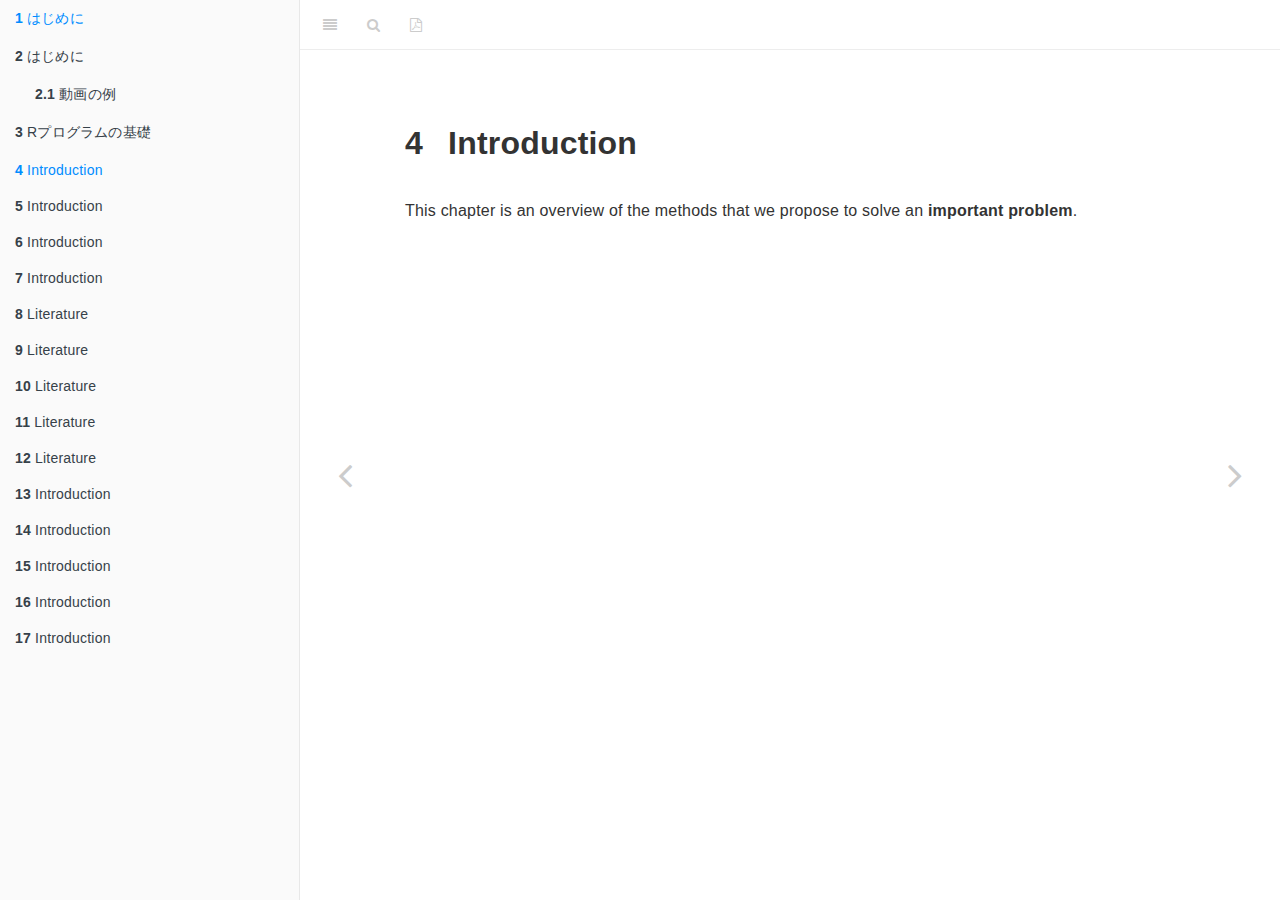
<file: docs/introduction.html>
<!DOCTYPE html>
<html lang="" xml:lang="">
<head>

  <meta charset="utf-8" />
  <meta http-equiv="X-UA-Compatible" content="IE=edge" />
  <title>4 Introduction | 統計学</title>
  <meta name="description" content="4 Introduction | 統計学" />
  <meta name="generator" content="bookdown 0.21 and GitBook 2.6.7" />

  <meta property="og:title" content="4 Introduction | 統計学" />
  <meta property="og:type" content="book" />
  
  
  
  

  <meta name="twitter:card" content="summary" />
  <meta name="twitter:title" content="4 Introduction | 統計学" />
  
  
  

<meta name="author" content="古川知志雄" />


<meta name="date" content="2021-04-05" />

  <meta name="viewport" content="width=device-width, initial-scale=1" />
  <meta name="apple-mobile-web-app-capable" content="yes" />
  <meta name="apple-mobile-web-app-status-bar-style" content="black" />
  
  
<link rel="prev" href="rプログラムの基礎.html"/>
<link rel="next" href="introduction-1.html"/>
<script src="libs/jquery-2.2.3/jquery.min.js"></script>
<link href="libs/gitbook-2.6.7/css/style.css" rel="stylesheet" />
<link href="libs/gitbook-2.6.7/css/plugin-table.css" rel="stylesheet" />
<link href="libs/gitbook-2.6.7/css/plugin-bookdown.css" rel="stylesheet" />
<link href="libs/gitbook-2.6.7/css/plugin-highlight.css" rel="stylesheet" />
<link href="libs/gitbook-2.6.7/css/plugin-search.css" rel="stylesheet" />
<link href="libs/gitbook-2.6.7/css/plugin-fontsettings.css" rel="stylesheet" />
<link href="libs/gitbook-2.6.7/css/plugin-clipboard.css" rel="stylesheet" />









<script src="libs/accessible-code-block-0.0.1/empty-anchor.js"></script>



</head>

<body>



  <div class="book without-animation with-summary font-size-2 font-family-1" data-basepath=".">

    <div class="book-summary">
      <nav role="navigation">

<ul class="summary">
<li class="chapter" data-level="1" data-path="index.html"><a href="index.html"><i class="fa fa-check"></i><b>1</b> はじめに</a></li>
<li class="chapter" data-level="2" data-path="はじめに-1.html"><a href="はじめに-1.html"><i class="fa fa-check"></i><b>2</b> はじめに</a><ul>
<li class="chapter" data-level="2.1" data-path="はじめに-1.html"><a href="はじめに-1.html#動画の例"><i class="fa fa-check"></i><b>2.1</b> 動画の例</a></li>
</ul></li>
<li class="chapter" data-level="3" data-path="rプログラムの基礎.html"><a href="rプログラムの基礎.html"><i class="fa fa-check"></i><b>3</b> Rプログラムの基礎</a></li>
<li class="chapter" data-level="4" data-path="introduction.html"><a href="introduction.html"><i class="fa fa-check"></i><b>4</b> Introduction</a></li>
<li class="chapter" data-level="5" data-path="introduction-1.html"><a href="introduction-1.html"><i class="fa fa-check"></i><b>5</b> Introduction</a></li>
<li class="chapter" data-level="6" data-path="introduction-2.html"><a href="introduction-2.html"><i class="fa fa-check"></i><b>6</b> Introduction</a></li>
<li class="chapter" data-level="7" data-path="introduction-3.html"><a href="introduction-3.html"><i class="fa fa-check"></i><b>7</b> Introduction</a></li>
<li class="chapter" data-level="8" data-path="literature.html"><a href="literature.html"><i class="fa fa-check"></i><b>8</b> Literature</a></li>
<li class="chapter" data-level="9" data-path="literature-1.html"><a href="literature-1.html"><i class="fa fa-check"></i><b>9</b> Literature</a></li>
<li class="chapter" data-level="10" data-path="literature-2.html"><a href="literature-2.html"><i class="fa fa-check"></i><b>10</b> Literature</a></li>
<li class="chapter" data-level="11" data-path="literature-3.html"><a href="literature-3.html"><i class="fa fa-check"></i><b>11</b> Literature</a></li>
<li class="chapter" data-level="12" data-path="literature-4.html"><a href="literature-4.html"><i class="fa fa-check"></i><b>12</b> Literature</a></li>
<li class="chapter" data-level="13" data-path="introduction-4.html"><a href="introduction-4.html"><i class="fa fa-check"></i><b>13</b> Introduction</a></li>
<li class="chapter" data-level="14" data-path="introduction-5.html"><a href="introduction-5.html"><i class="fa fa-check"></i><b>14</b> Introduction</a></li>
<li class="chapter" data-level="15" data-path="introduction-6.html"><a href="introduction-6.html"><i class="fa fa-check"></i><b>15</b> Introduction</a></li>
<li class="chapter" data-level="16" data-path="introduction-7.html"><a href="introduction-7.html"><i class="fa fa-check"></i><b>16</b> Introduction</a></li>
<li class="chapter" data-level="17" data-path="introduction-8.html"><a href="introduction-8.html"><i class="fa fa-check"></i><b>17</b> Introduction</a></li>
</ul>

      </nav>
    </div>

    <div class="book-body">
      <div class="body-inner">
        <div class="book-header" role="navigation">
          <h1>
            <i class="fa fa-circle-o-notch fa-spin"></i><a href="./">統計学</a>
          </h1>
        </div>

        <div class="page-wrapper" tabindex="-1" role="main">
          <div class="page-inner">

            <section class="normal" id="section-">
<div id="introduction" class="section level1">
<h1><span class="header-section-number">4</span> Introduction</h1>
<p>This chapter is an overview of the methods that
we propose to solve an <strong>important problem</strong>.</p>

</div>
            </section>

          </div>
        </div>
      </div>
<a href="rプログラムの基礎.html" class="navigation navigation-prev " aria-label="Previous page"><i class="fa fa-angle-left"></i></a>
<a href="introduction-1.html" class="navigation navigation-next " aria-label="Next page"><i class="fa fa-angle-right"></i></a>
    </div>
  </div>
<script src="libs/gitbook-2.6.7/js/app.min.js"></script>
<script src="libs/gitbook-2.6.7/js/lunr.js"></script>
<script src="libs/gitbook-2.6.7/js/clipboard.min.js"></script>
<script src="libs/gitbook-2.6.7/js/plugin-search.js"></script>
<script src="libs/gitbook-2.6.7/js/plugin-sharing.js"></script>
<script src="libs/gitbook-2.6.7/js/plugin-fontsettings.js"></script>
<script src="libs/gitbook-2.6.7/js/plugin-bookdown.js"></script>
<script src="libs/gitbook-2.6.7/js/jquery.highlight.js"></script>
<script src="libs/gitbook-2.6.7/js/plugin-clipboard.js"></script>
<script>
gitbook.require(["gitbook"], function(gitbook) {
gitbook.start({
"sharing": {
"github": false,
"facebook": false,
"twitter": false,
"linkedin": false,
"weibo": false,
"instapaper": false,
"vk": false,
"all": false
},
"fontsettings": false,
"edit": null,
"history": {
"link": null,
"text": null
},
"view": {
"link": null,
"text": null
},
"download": [["book.pdf", "PDF"]],
"toc": {
"collapse": "subsection",
"scroll_highlight": true
},
"toolbar": {
"position": "fixed"
},
"search": true,
"info": false
});
});
</script>

</body>

</html>
</file>
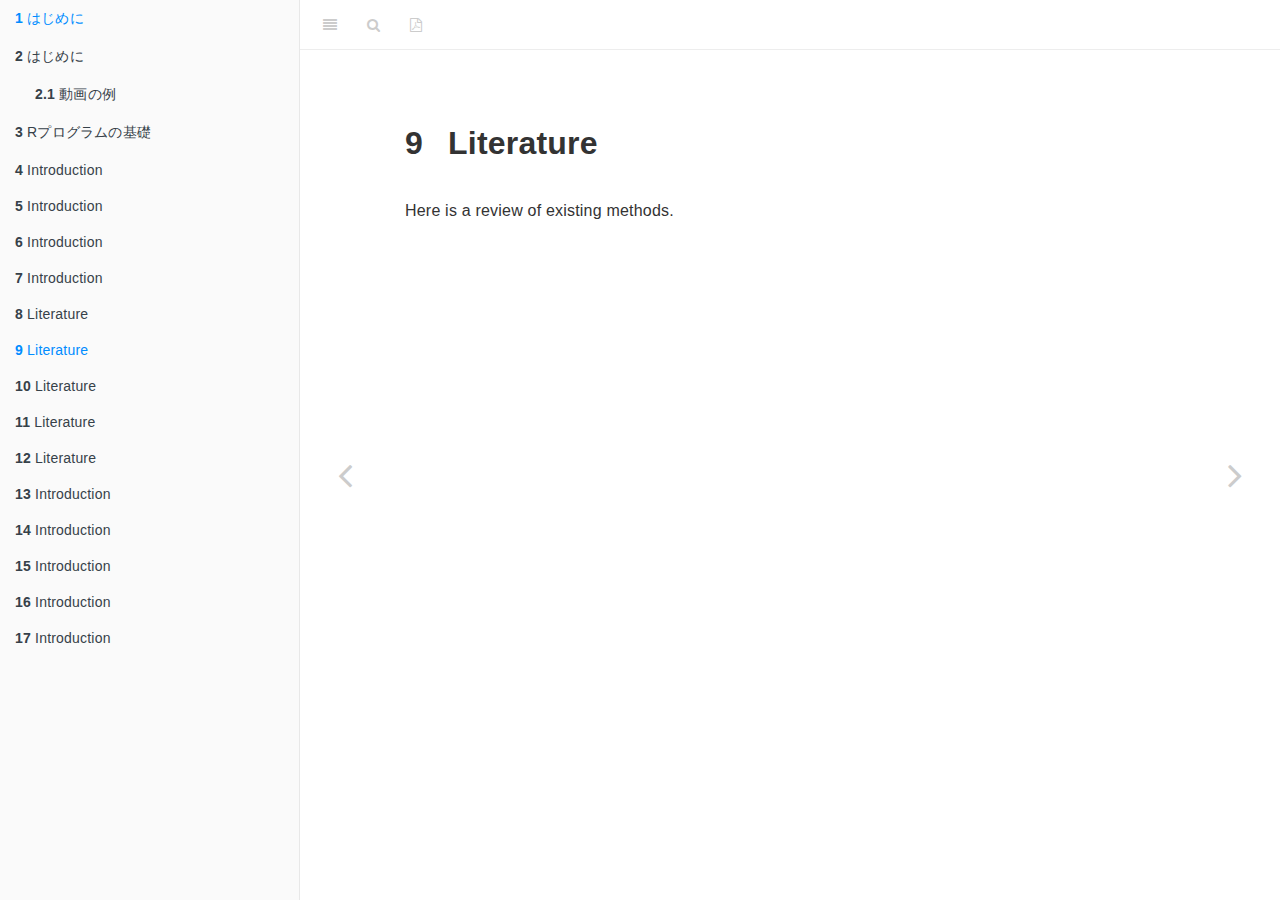
<file: docs/literature-1.html>
<!DOCTYPE html>
<html lang="" xml:lang="">
<head>

  <meta charset="utf-8" />
  <meta http-equiv="X-UA-Compatible" content="IE=edge" />
  <title>9 Literature | 統計学</title>
  <meta name="description" content="9 Literature | 統計学" />
  <meta name="generator" content="bookdown 0.21 and GitBook 2.6.7" />

  <meta property="og:title" content="9 Literature | 統計学" />
  <meta property="og:type" content="book" />
  
  
  
  

  <meta name="twitter:card" content="summary" />
  <meta name="twitter:title" content="9 Literature | 統計学" />
  
  
  

<meta name="author" content="古川知志雄" />


<meta name="date" content="2021-04-05" />

  <meta name="viewport" content="width=device-width, initial-scale=1" />
  <meta name="apple-mobile-web-app-capable" content="yes" />
  <meta name="apple-mobile-web-app-status-bar-style" content="black" />
  
  
<link rel="prev" href="literature.html"/>
<link rel="next" href="literature-2.html"/>
<script src="libs/jquery-2.2.3/jquery.min.js"></script>
<link href="libs/gitbook-2.6.7/css/style.css" rel="stylesheet" />
<link href="libs/gitbook-2.6.7/css/plugin-table.css" rel="stylesheet" />
<link href="libs/gitbook-2.6.7/css/plugin-bookdown.css" rel="stylesheet" />
<link href="libs/gitbook-2.6.7/css/plugin-highlight.css" rel="stylesheet" />
<link href="libs/gitbook-2.6.7/css/plugin-search.css" rel="stylesheet" />
<link href="libs/gitbook-2.6.7/css/plugin-fontsettings.css" rel="stylesheet" />
<link href="libs/gitbook-2.6.7/css/plugin-clipboard.css" rel="stylesheet" />









<script src="libs/accessible-code-block-0.0.1/empty-anchor.js"></script>



</head>

<body>



  <div class="book without-animation with-summary font-size-2 font-family-1" data-basepath=".">

    <div class="book-summary">
      <nav role="navigation">

<ul class="summary">
<li class="chapter" data-level="1" data-path="index.html"><a href="index.html"><i class="fa fa-check"></i><b>1</b> はじめに</a></li>
<li class="chapter" data-level="2" data-path="はじめに-1.html"><a href="はじめに-1.html"><i class="fa fa-check"></i><b>2</b> はじめに</a><ul>
<li class="chapter" data-level="2.1" data-path="はじめに-1.html"><a href="はじめに-1.html#動画の例"><i class="fa fa-check"></i><b>2.1</b> 動画の例</a></li>
</ul></li>
<li class="chapter" data-level="3" data-path="rプログラムの基礎.html"><a href="rプログラムの基礎.html"><i class="fa fa-check"></i><b>3</b> Rプログラムの基礎</a></li>
<li class="chapter" data-level="4" data-path="introduction.html"><a href="introduction.html"><i class="fa fa-check"></i><b>4</b> Introduction</a></li>
<li class="chapter" data-level="5" data-path="introduction-1.html"><a href="introduction-1.html"><i class="fa fa-check"></i><b>5</b> Introduction</a></li>
<li class="chapter" data-level="6" data-path="introduction-2.html"><a href="introduction-2.html"><i class="fa fa-check"></i><b>6</b> Introduction</a></li>
<li class="chapter" data-level="7" data-path="introduction-3.html"><a href="introduction-3.html"><i class="fa fa-check"></i><b>7</b> Introduction</a></li>
<li class="chapter" data-level="8" data-path="literature.html"><a href="literature.html"><i class="fa fa-check"></i><b>8</b> Literature</a></li>
<li class="chapter" data-level="9" data-path="literature-1.html"><a href="literature-1.html"><i class="fa fa-check"></i><b>9</b> Literature</a></li>
<li class="chapter" data-level="10" data-path="literature-2.html"><a href="literature-2.html"><i class="fa fa-check"></i><b>10</b> Literature</a></li>
<li class="chapter" data-level="11" data-path="literature-3.html"><a href="literature-3.html"><i class="fa fa-check"></i><b>11</b> Literature</a></li>
<li class="chapter" data-level="12" data-path="literature-4.html"><a href="literature-4.html"><i class="fa fa-check"></i><b>12</b> Literature</a></li>
<li class="chapter" data-level="13" data-path="introduction-4.html"><a href="introduction-4.html"><i class="fa fa-check"></i><b>13</b> Introduction</a></li>
<li class="chapter" data-level="14" data-path="introduction-5.html"><a href="introduction-5.html"><i class="fa fa-check"></i><b>14</b> Introduction</a></li>
<li class="chapter" data-level="15" data-path="introduction-6.html"><a href="introduction-6.html"><i class="fa fa-check"></i><b>15</b> Introduction</a></li>
<li class="chapter" data-level="16" data-path="introduction-7.html"><a href="introduction-7.html"><i class="fa fa-check"></i><b>16</b> Introduction</a></li>
<li class="chapter" data-level="17" data-path="introduction-8.html"><a href="introduction-8.html"><i class="fa fa-check"></i><b>17</b> Introduction</a></li>
</ul>

      </nav>
    </div>

    <div class="book-body">
      <div class="body-inner">
        <div class="book-header" role="navigation">
          <h1>
            <i class="fa fa-circle-o-notch fa-spin"></i><a href="./">統計学</a>
          </h1>
        </div>

        <div class="page-wrapper" tabindex="-1" role="main">
          <div class="page-inner">

            <section class="normal" id="section-">
<div id="literature-1" class="section level1">
<h1><span class="header-section-number">9</span> Literature</h1>
<p>Here is a review of existing methods.</p>

</div>
            </section>

          </div>
        </div>
      </div>
<a href="literature.html" class="navigation navigation-prev " aria-label="Previous page"><i class="fa fa-angle-left"></i></a>
<a href="literature-2.html" class="navigation navigation-next " aria-label="Next page"><i class="fa fa-angle-right"></i></a>
    </div>
  </div>
<script src="libs/gitbook-2.6.7/js/app.min.js"></script>
<script src="libs/gitbook-2.6.7/js/lunr.js"></script>
<script src="libs/gitbook-2.6.7/js/clipboard.min.js"></script>
<script src="libs/gitbook-2.6.7/js/plugin-search.js"></script>
<script src="libs/gitbook-2.6.7/js/plugin-sharing.js"></script>
<script src="libs/gitbook-2.6.7/js/plugin-fontsettings.js"></script>
<script src="libs/gitbook-2.6.7/js/plugin-bookdown.js"></script>
<script src="libs/gitbook-2.6.7/js/jquery.highlight.js"></script>
<script src="libs/gitbook-2.6.7/js/plugin-clipboard.js"></script>
<script>
gitbook.require(["gitbook"], function(gitbook) {
gitbook.start({
"sharing": {
"github": false,
"facebook": false,
"twitter": false,
"linkedin": false,
"weibo": false,
"instapaper": false,
"vk": false,
"all": false
},
"fontsettings": false,
"edit": null,
"history": {
"link": null,
"text": null
},
"view": {
"link": null,
"text": null
},
"download": [["book.pdf", "PDF"]],
"toc": {
"collapse": "subsection",
"scroll_highlight": true
},
"toolbar": {
"position": "fixed"
},
"search": true,
"info": false
});
});
</script>

</body>

</html>
</file>
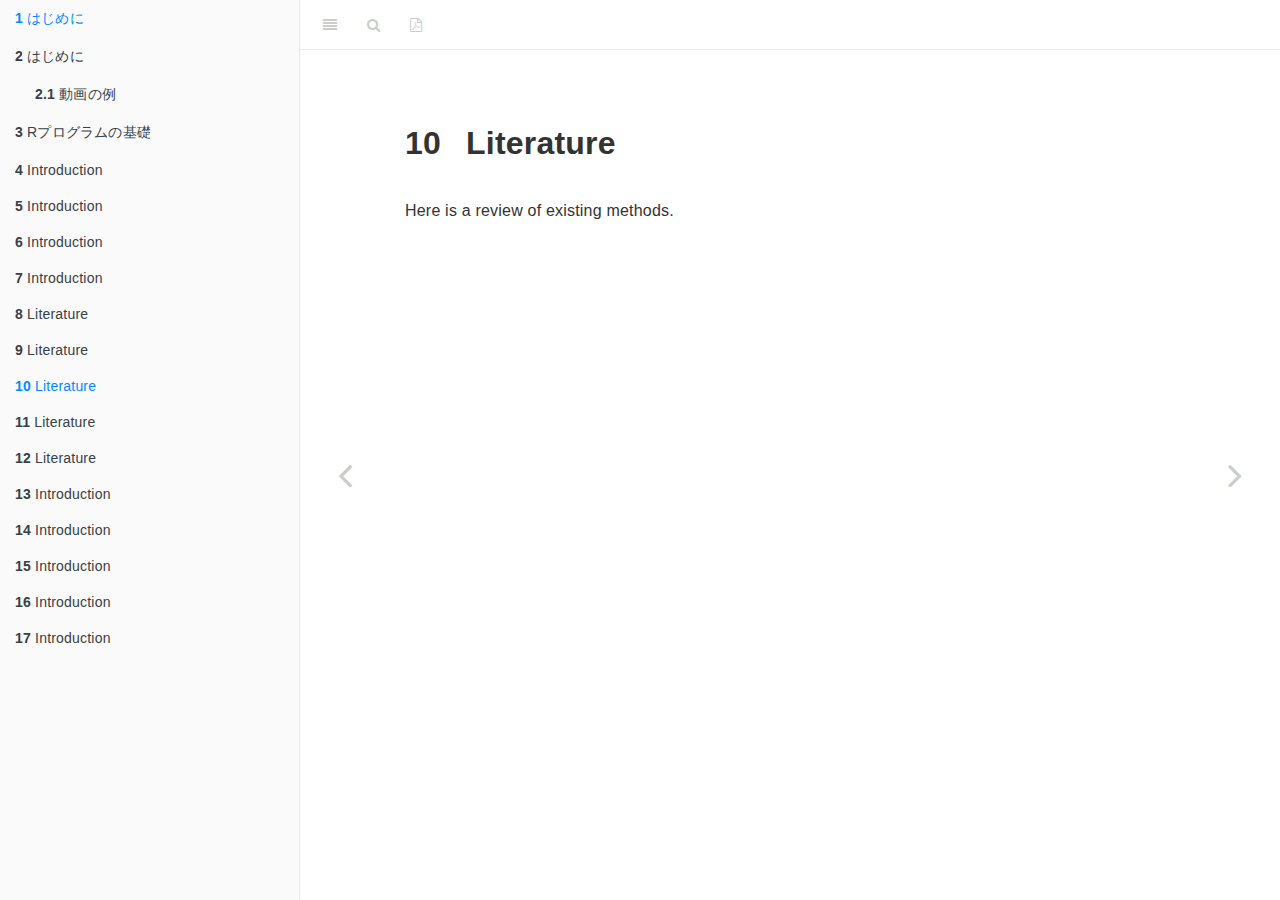
<file: docs/literature-2.html>
<!DOCTYPE html>
<html lang="" xml:lang="">
<head>

  <meta charset="utf-8" />
  <meta http-equiv="X-UA-Compatible" content="IE=edge" />
  <title>10 Literature | 統計学</title>
  <meta name="description" content="10 Literature | 統計学" />
  <meta name="generator" content="bookdown 0.21 and GitBook 2.6.7" />

  <meta property="og:title" content="10 Literature | 統計学" />
  <meta property="og:type" content="book" />
  
  
  
  

  <meta name="twitter:card" content="summary" />
  <meta name="twitter:title" content="10 Literature | 統計学" />
  
  
  

<meta name="author" content="古川知志雄" />


<meta name="date" content="2021-04-05" />

  <meta name="viewport" content="width=device-width, initial-scale=1" />
  <meta name="apple-mobile-web-app-capable" content="yes" />
  <meta name="apple-mobile-web-app-status-bar-style" content="black" />
  
  
<link rel="prev" href="literature-1.html"/>
<link rel="next" href="literature-3.html"/>
<script src="libs/jquery-2.2.3/jquery.min.js"></script>
<link href="libs/gitbook-2.6.7/css/style.css" rel="stylesheet" />
<link href="libs/gitbook-2.6.7/css/plugin-table.css" rel="stylesheet" />
<link href="libs/gitbook-2.6.7/css/plugin-bookdown.css" rel="stylesheet" />
<link href="libs/gitbook-2.6.7/css/plugin-highlight.css" rel="stylesheet" />
<link href="libs/gitbook-2.6.7/css/plugin-search.css" rel="stylesheet" />
<link href="libs/gitbook-2.6.7/css/plugin-fontsettings.css" rel="stylesheet" />
<link href="libs/gitbook-2.6.7/css/plugin-clipboard.css" rel="stylesheet" />









<script src="libs/accessible-code-block-0.0.1/empty-anchor.js"></script>



</head>

<body>



  <div class="book without-animation with-summary font-size-2 font-family-1" data-basepath=".">

    <div class="book-summary">
      <nav role="navigation">

<ul class="summary">
<li class="chapter" data-level="1" data-path="index.html"><a href="index.html"><i class="fa fa-check"></i><b>1</b> はじめに</a></li>
<li class="chapter" data-level="2" data-path="はじめに-1.html"><a href="はじめに-1.html"><i class="fa fa-check"></i><b>2</b> はじめに</a><ul>
<li class="chapter" data-level="2.1" data-path="はじめに-1.html"><a href="はじめに-1.html#動画の例"><i class="fa fa-check"></i><b>2.1</b> 動画の例</a></li>
</ul></li>
<li class="chapter" data-level="3" data-path="rプログラムの基礎.html"><a href="rプログラムの基礎.html"><i class="fa fa-check"></i><b>3</b> Rプログラムの基礎</a></li>
<li class="chapter" data-level="4" data-path="introduction.html"><a href="introduction.html"><i class="fa fa-check"></i><b>4</b> Introduction</a></li>
<li class="chapter" data-level="5" data-path="introduction-1.html"><a href="introduction-1.html"><i class="fa fa-check"></i><b>5</b> Introduction</a></li>
<li class="chapter" data-level="6" data-path="introduction-2.html"><a href="introduction-2.html"><i class="fa fa-check"></i><b>6</b> Introduction</a></li>
<li class="chapter" data-level="7" data-path="introduction-3.html"><a href="introduction-3.html"><i class="fa fa-check"></i><b>7</b> Introduction</a></li>
<li class="chapter" data-level="8" data-path="literature.html"><a href="literature.html"><i class="fa fa-check"></i><b>8</b> Literature</a></li>
<li class="chapter" data-level="9" data-path="literature-1.html"><a href="literature-1.html"><i class="fa fa-check"></i><b>9</b> Literature</a></li>
<li class="chapter" data-level="10" data-path="literature-2.html"><a href="literature-2.html"><i class="fa fa-check"></i><b>10</b> Literature</a></li>
<li class="chapter" data-level="11" data-path="literature-3.html"><a href="literature-3.html"><i class="fa fa-check"></i><b>11</b> Literature</a></li>
<li class="chapter" data-level="12" data-path="literature-4.html"><a href="literature-4.html"><i class="fa fa-check"></i><b>12</b> Literature</a></li>
<li class="chapter" data-level="13" data-path="introduction-4.html"><a href="introduction-4.html"><i class="fa fa-check"></i><b>13</b> Introduction</a></li>
<li class="chapter" data-level="14" data-path="introduction-5.html"><a href="introduction-5.html"><i class="fa fa-check"></i><b>14</b> Introduction</a></li>
<li class="chapter" data-level="15" data-path="introduction-6.html"><a href="introduction-6.html"><i class="fa fa-check"></i><b>15</b> Introduction</a></li>
<li class="chapter" data-level="16" data-path="introduction-7.html"><a href="introduction-7.html"><i class="fa fa-check"></i><b>16</b> Introduction</a></li>
<li class="chapter" data-level="17" data-path="introduction-8.html"><a href="introduction-8.html"><i class="fa fa-check"></i><b>17</b> Introduction</a></li>
</ul>

      </nav>
    </div>

    <div class="book-body">
      <div class="body-inner">
        <div class="book-header" role="navigation">
          <h1>
            <i class="fa fa-circle-o-notch fa-spin"></i><a href="./">統計学</a>
          </h1>
        </div>

        <div class="page-wrapper" tabindex="-1" role="main">
          <div class="page-inner">

            <section class="normal" id="section-">
<div id="literature-2" class="section level1">
<h1><span class="header-section-number">10</span> Literature</h1>
<p>Here is a review of existing methods.</p>

</div>
            </section>

          </div>
        </div>
      </div>
<a href="literature-1.html" class="navigation navigation-prev " aria-label="Previous page"><i class="fa fa-angle-left"></i></a>
<a href="literature-3.html" class="navigation navigation-next " aria-label="Next page"><i class="fa fa-angle-right"></i></a>
    </div>
  </div>
<script src="libs/gitbook-2.6.7/js/app.min.js"></script>
<script src="libs/gitbook-2.6.7/js/lunr.js"></script>
<script src="libs/gitbook-2.6.7/js/clipboard.min.js"></script>
<script src="libs/gitbook-2.6.7/js/plugin-search.js"></script>
<script src="libs/gitbook-2.6.7/js/plugin-sharing.js"></script>
<script src="libs/gitbook-2.6.7/js/plugin-fontsettings.js"></script>
<script src="libs/gitbook-2.6.7/js/plugin-bookdown.js"></script>
<script src="libs/gitbook-2.6.7/js/jquery.highlight.js"></script>
<script src="libs/gitbook-2.6.7/js/plugin-clipboard.js"></script>
<script>
gitbook.require(["gitbook"], function(gitbook) {
gitbook.start({
"sharing": {
"github": false,
"facebook": false,
"twitter": false,
"linkedin": false,
"weibo": false,
"instapaper": false,
"vk": false,
"all": false
},
"fontsettings": false,
"edit": null,
"history": {
"link": null,
"text": null
},
"view": {
"link": null,
"text": null
},
"download": [["book.pdf", "PDF"]],
"toc": {
"collapse": "subsection",
"scroll_highlight": true
},
"toolbar": {
"position": "fixed"
},
"search": true,
"info": false
});
});
</script>

</body>

</html>
</file>
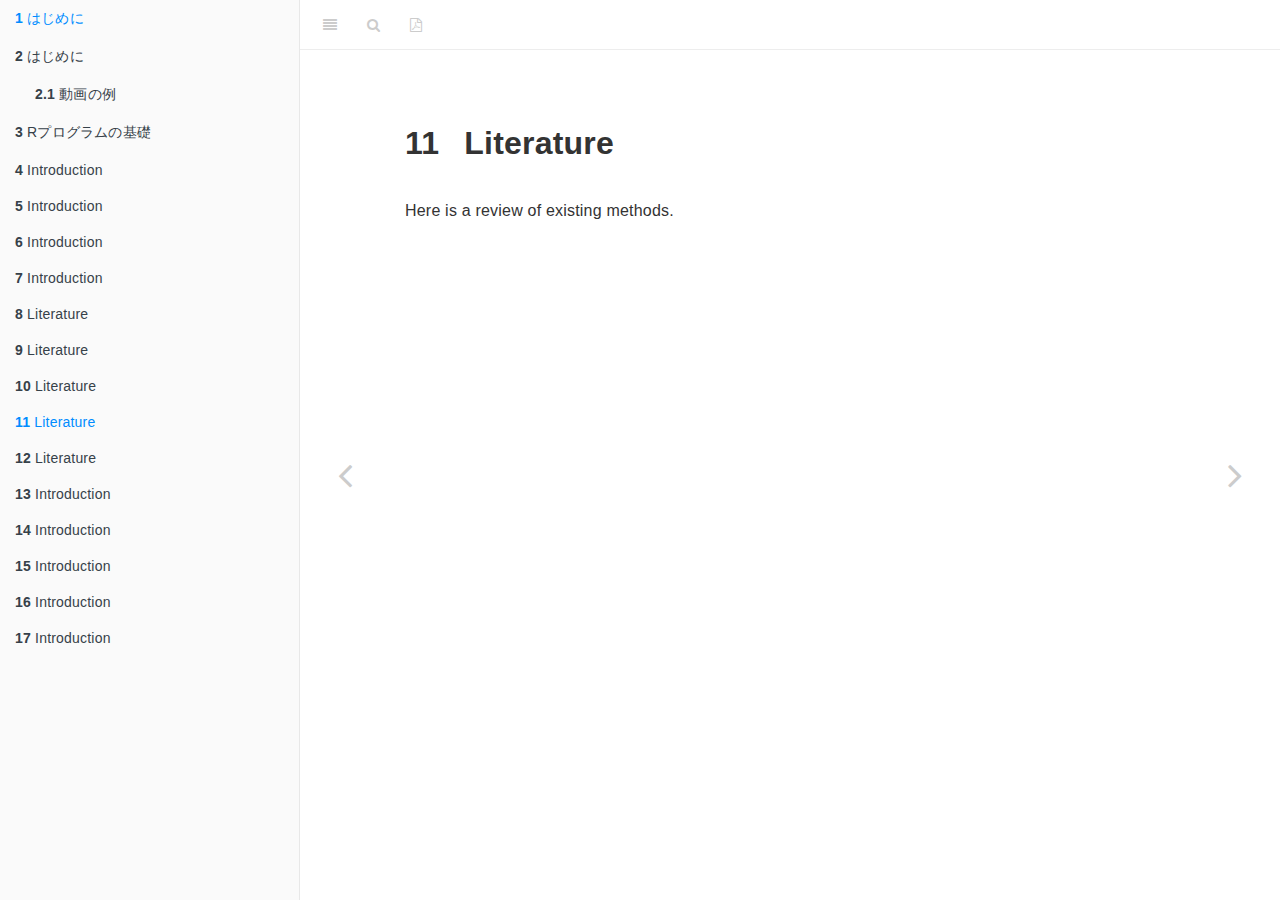
<file: docs/literature-3.html>
<!DOCTYPE html>
<html lang="" xml:lang="">
<head>

  <meta charset="utf-8" />
  <meta http-equiv="X-UA-Compatible" content="IE=edge" />
  <title>11 Literature | 統計学</title>
  <meta name="description" content="11 Literature | 統計学" />
  <meta name="generator" content="bookdown 0.21 and GitBook 2.6.7" />

  <meta property="og:title" content="11 Literature | 統計学" />
  <meta property="og:type" content="book" />
  
  
  
  

  <meta name="twitter:card" content="summary" />
  <meta name="twitter:title" content="11 Literature | 統計学" />
  
  
  

<meta name="author" content="古川知志雄" />


<meta name="date" content="2021-04-05" />

  <meta name="viewport" content="width=device-width, initial-scale=1" />
  <meta name="apple-mobile-web-app-capable" content="yes" />
  <meta name="apple-mobile-web-app-status-bar-style" content="black" />
  
  
<link rel="prev" href="literature-2.html"/>
<link rel="next" href="literature-4.html"/>
<script src="libs/jquery-2.2.3/jquery.min.js"></script>
<link href="libs/gitbook-2.6.7/css/style.css" rel="stylesheet" />
<link href="libs/gitbook-2.6.7/css/plugin-table.css" rel="stylesheet" />
<link href="libs/gitbook-2.6.7/css/plugin-bookdown.css" rel="stylesheet" />
<link href="libs/gitbook-2.6.7/css/plugin-highlight.css" rel="stylesheet" />
<link href="libs/gitbook-2.6.7/css/plugin-search.css" rel="stylesheet" />
<link href="libs/gitbook-2.6.7/css/plugin-fontsettings.css" rel="stylesheet" />
<link href="libs/gitbook-2.6.7/css/plugin-clipboard.css" rel="stylesheet" />









<script src="libs/accessible-code-block-0.0.1/empty-anchor.js"></script>



</head>

<body>



  <div class="book without-animation with-summary font-size-2 font-family-1" data-basepath=".">

    <div class="book-summary">
      <nav role="navigation">

<ul class="summary">
<li class="chapter" data-level="1" data-path="index.html"><a href="index.html"><i class="fa fa-check"></i><b>1</b> はじめに</a></li>
<li class="chapter" data-level="2" data-path="はじめに-1.html"><a href="はじめに-1.html"><i class="fa fa-check"></i><b>2</b> はじめに</a><ul>
<li class="chapter" data-level="2.1" data-path="はじめに-1.html"><a href="はじめに-1.html#動画の例"><i class="fa fa-check"></i><b>2.1</b> 動画の例</a></li>
</ul></li>
<li class="chapter" data-level="3" data-path="rプログラムの基礎.html"><a href="rプログラムの基礎.html"><i class="fa fa-check"></i><b>3</b> Rプログラムの基礎</a></li>
<li class="chapter" data-level="4" data-path="introduction.html"><a href="introduction.html"><i class="fa fa-check"></i><b>4</b> Introduction</a></li>
<li class="chapter" data-level="5" data-path="introduction-1.html"><a href="introduction-1.html"><i class="fa fa-check"></i><b>5</b> Introduction</a></li>
<li class="chapter" data-level="6" data-path="introduction-2.html"><a href="introduction-2.html"><i class="fa fa-check"></i><b>6</b> Introduction</a></li>
<li class="chapter" data-level="7" data-path="introduction-3.html"><a href="introduction-3.html"><i class="fa fa-check"></i><b>7</b> Introduction</a></li>
<li class="chapter" data-level="8" data-path="literature.html"><a href="literature.html"><i class="fa fa-check"></i><b>8</b> Literature</a></li>
<li class="chapter" data-level="9" data-path="literature-1.html"><a href="literature-1.html"><i class="fa fa-check"></i><b>9</b> Literature</a></li>
<li class="chapter" data-level="10" data-path="literature-2.html"><a href="literature-2.html"><i class="fa fa-check"></i><b>10</b> Literature</a></li>
<li class="chapter" data-level="11" data-path="literature-3.html"><a href="literature-3.html"><i class="fa fa-check"></i><b>11</b> Literature</a></li>
<li class="chapter" data-level="12" data-path="literature-4.html"><a href="literature-4.html"><i class="fa fa-check"></i><b>12</b> Literature</a></li>
<li class="chapter" data-level="13" data-path="introduction-4.html"><a href="introduction-4.html"><i class="fa fa-check"></i><b>13</b> Introduction</a></li>
<li class="chapter" data-level="14" data-path="introduction-5.html"><a href="introduction-5.html"><i class="fa fa-check"></i><b>14</b> Introduction</a></li>
<li class="chapter" data-level="15" data-path="introduction-6.html"><a href="introduction-6.html"><i class="fa fa-check"></i><b>15</b> Introduction</a></li>
<li class="chapter" data-level="16" data-path="introduction-7.html"><a href="introduction-7.html"><i class="fa fa-check"></i><b>16</b> Introduction</a></li>
<li class="chapter" data-level="17" data-path="introduction-8.html"><a href="introduction-8.html"><i class="fa fa-check"></i><b>17</b> Introduction</a></li>
</ul>

      </nav>
    </div>

    <div class="book-body">
      <div class="body-inner">
        <div class="book-header" role="navigation">
          <h1>
            <i class="fa fa-circle-o-notch fa-spin"></i><a href="./">統計学</a>
          </h1>
        </div>

        <div class="page-wrapper" tabindex="-1" role="main">
          <div class="page-inner">

            <section class="normal" id="section-">
<div id="literature-3" class="section level1">
<h1><span class="header-section-number">11</span> Literature</h1>
<p>Here is a review of existing methods.</p>

</div>
            </section>

          </div>
        </div>
      </div>
<a href="literature-2.html" class="navigation navigation-prev " aria-label="Previous page"><i class="fa fa-angle-left"></i></a>
<a href="literature-4.html" class="navigation navigation-next " aria-label="Next page"><i class="fa fa-angle-right"></i></a>
    </div>
  </div>
<script src="libs/gitbook-2.6.7/js/app.min.js"></script>
<script src="libs/gitbook-2.6.7/js/lunr.js"></script>
<script src="libs/gitbook-2.6.7/js/clipboard.min.js"></script>
<script src="libs/gitbook-2.6.7/js/plugin-search.js"></script>
<script src="libs/gitbook-2.6.7/js/plugin-sharing.js"></script>
<script src="libs/gitbook-2.6.7/js/plugin-fontsettings.js"></script>
<script src="libs/gitbook-2.6.7/js/plugin-bookdown.js"></script>
<script src="libs/gitbook-2.6.7/js/jquery.highlight.js"></script>
<script src="libs/gitbook-2.6.7/js/plugin-clipboard.js"></script>
<script>
gitbook.require(["gitbook"], function(gitbook) {
gitbook.start({
"sharing": {
"github": false,
"facebook": false,
"twitter": false,
"linkedin": false,
"weibo": false,
"instapaper": false,
"vk": false,
"all": false
},
"fontsettings": false,
"edit": null,
"history": {
"link": null,
"text": null
},
"view": {
"link": null,
"text": null
},
"download": [["book.pdf", "PDF"]],
"toc": {
"collapse": "subsection",
"scroll_highlight": true
},
"toolbar": {
"position": "fixed"
},
"search": true,
"info": false
});
});
</script>

</body>

</html>
</file>
<file: docs/libs/gitbook-2.6.7/css/plugin-table.css>
.book .book-body .page-wrapper .page-inner section.normal table{display:table;width:100%;border-collapse:collapse;border-spacing:0;overflow:auto}.book .book-body .page-wrapper .page-inner section.normal table td,.book .book-body .page-wrapper .page-inner section.normal table th{padding:6px 13px;border:1px solid #ddd}.book .book-body .page-wrapper .page-inner section.normal table tr{background-color:#fff;border-top:1px solid #ccc}.book .book-body .page-wrapper .page-inner section.normal table tr:nth-child(2n){background-color:#f8f8f8}.book .book-body .page-wrapper .page-inner section.normal table th{font-weight:700}
</file>
<file: docs/libs/gitbook-2.6.7/css/plugin-bookdown.css>
.book .book-header h1 {
  padding-left: 20px;
  padding-right: 20px;
}
.book .book-header.fixed {
  position: fixed;
  right: 0;
  top: 0;
  left: 0;
  border-bottom: 1px solid rgba(0,0,0,.07);
}
span.search-highlight {
  background-color: #ffff88;
}
@media (min-width: 600px) {
  .book.with-summary .book-header.fixed {
    left: 300px;
  }
}
@media (max-width: 1240px) {
  .book .book-body.fixed {
    top: 50px;
  }
  .book .book-body.fixed .body-inner {
    top: auto;
  }
}
@media (max-width: 600px) {
  .book.with-summary .book-header.fixed {
    left: calc(100% - 60px);
    min-width: 300px;
  }
  .book.with-summary .book-body {
    transform: none;
    left: calc(100% - 60px);
    min-width: 300px;
  }
  .book .book-body.fixed {
    top: 0;
  }
}

.book .book-body.fixed .body-inner {
  top: 50px;
}
.book .book-body .page-wrapper .page-inner section.normal sub, .book .book-body .page-wrapper .page-inner section.normal sup {
  font-size: 85%;
}

@media print {
  .book .book-summary, .book .book-body .book-header, .fa {
    display: none !important;
  }
  .book .book-body.fixed {
    left: 0px;
  }
  .book .book-body,.book .book-body .body-inner, .book.with-summary {
    overflow: visible !important;
  }
}
.kable_wrapper {
  border-spacing: 20px 0;
  border-collapse: separate;
  border: none;
  margin: auto;
}
.kable_wrapper > tbody > tr > td {
  vertical-align: top;
}
.book .book-body .page-wrapper .page-inner section.normal table tr.header {
  border-top-width: 2px;
}
.book .book-body .page-wrapper .page-inner section.normal table tr:last-child td {
  border-bottom-width: 2px;
}
.book .book-body .page-wrapper .page-inner section.normal table td, .book .book-body .page-wrapper .page-inner section.normal table th {
  border-left: none;
  border-right: none;
}
.book .book-body .page-wrapper .page-inner section.normal table.kable_wrapper > tbody > tr, .book .book-body .page-wrapper .page-inner section.normal table.kable_wrapper > tbody > tr > td {
  border-top: none;
}
.book .book-body .page-wrapper .page-inner section.normal table.kable_wrapper > tbody > tr:last-child > td {
    border-bottom: none;
}

div.theorem, div.lemma, div.corollary, div.proposition, div.conjecture {
  font-style: italic;
}
span.theorem, span.lemma, span.corollary, span.proposition, span.conjecture {
  font-style: normal;
}
div.proof>*:last-child:after {
  content: "\25a2";
  float: right;
}
.header-section-number {
  padding-right: .5em;
}
</file>
<file: docs/libs/gitbook-2.6.7/css/plugin-highlight.css>
.book .book-body .page-wrapper .page-inner section.normal pre,
.book .book-body .page-wrapper .page-inner section.normal code {
  /* http://jmblog.github.com/color-themes-for-google-code-highlightjs */
  /* Tomorrow Comment */
  /* Tomorrow Red */
  /* Tomorrow Orange */
  /* Tomorrow Yellow */
  /* Tomorrow Green */
  /* Tomorrow Aqua */
  /* Tomorrow Blue */
  /* Tomorrow Purple */
}
.book .book-body .page-wrapper .page-inner section.normal pre .hljs-comment,
.book .book-body .page-wrapper .page-inner section.normal code .hljs-comment,
.book .book-body .page-wrapper .page-inner section.normal pre .hljs-title,
.book .book-body .page-wrapper .page-inner section.normal code .hljs-title {
  color: #8e908c;
}
.book .book-body .page-wrapper .page-inner section.normal pre .hljs-variable,
.book .book-body .page-wrapper .page-inner section.normal code .hljs-variable,
.book .book-body .page-wrapper .page-inner section.normal pre .hljs-attribute,
.book .book-body .page-wrapper .page-inner section.normal code .hljs-attribute,
.book .book-body .page-wrapper .page-inner section.normal pre .hljs-tag,
.book .book-body .page-wrapper .page-inner section.normal code .hljs-tag,
.book .book-body .page-wrapper .page-inner section.normal pre .hljs-regexp,
.book .book-body .page-wrapper .page-inner section.normal code .hljs-regexp,
.book .book-body .page-wrapper .page-inner section.normal pre .ruby .hljs-constant,
.book .book-body .page-wrapper .page-inner section.normal code .ruby .hljs-constant,
.book .book-body .page-wrapper .page-inner section.normal pre .xml .hljs-tag .hljs-title,
.book .book-body .page-wrapper .page-inner section.normal code .xml .hljs-tag .hljs-title,
.book .book-body .page-wrapper .page-inner section.normal pre .xml .hljs-pi,
.book .book-body .page-wrapper .page-inner section.normal code .xml .hljs-pi,
.book .book-body .page-wrapper .page-inner section.normal pre .xml .hljs-doctype,
.book .book-body .page-wrapper .page-inner section.normal code .xml .hljs-doctype,
.book .book-body .page-wrapper .page-inner section.normal pre .html .hljs-doctype,
.book .book-body .page-wrapper .page-inner section.normal code .html .hljs-doctype,
.book .book-body .page-wrapper .page-inner section.normal pre .css .hljs-id,
.book .book-body .page-wrapper .page-inner section.normal code .css .hljs-id,
.book .book-body .page-wrapper .page-inner section.normal pre .css .hljs-class,
.book .book-body .page-wrapper .page-inner section.normal code .css .hljs-class,
.book .book-body .page-wrapper .page-inner section.normal pre .css .hljs-pseudo,
.book .book-body .page-wrapper .page-inner section.normal code .css .hljs-pseudo {
  color: #c82829;
}
.book .book-body .page-wrapper .page-inner section.normal pre .hljs-number,
.book .book-body .page-wrapper .page-inner section.normal code .hljs-number,
.book .book-body .page-wrapper .page-inner section.normal pre .hljs-preprocessor,
.book .book-body .page-wrapper .page-inner section.normal code .hljs-preprocessor,
.book .book-body .page-wrapper .page-inner section.normal pre .hljs-pragma,
.book .book-body .page-wrapper .page-inner section.normal code .hljs-pragma,
.book .book-body .page-wrapper .page-inner section.normal pre .hljs-built_in,
.book .book-body .page-wrapper .page-inner section.normal code .hljs-built_in,
.book .book-body .page-wrapper .page-inner section.normal pre .hljs-literal,
.book .book-body .page-wrapper .page-inner section.normal code .hljs-literal,
.book .book-body .page-wrapper .page-inner section.normal pre .hljs-params,
.book .book-body .page-wrapper .page-inner section.normal code .hljs-params,
.book .book-body .page-wrapper .page-inner section.normal pre .hljs-constant,
.book .book-body .page-wrapper .page-inner section.normal code .hljs-constant {
  color: #f5871f;
}
.book .book-body .page-wrapper .page-inner section.normal pre .ruby .hljs-class .hljs-title,
.book .book-body .page-wrapper .page-inner section.normal code .ruby .hljs-class .hljs-title,
.book .book-body .page-wrapper .page-inner section.normal pre .css .hljs-rules .hljs-attribute,
.book .book-body .page-wrapper .page-inner section.normal code .css .hljs-rules .hljs-attribute {
  color: #eab700;
}
.book .book-body .page-wrapper .page-inner section.normal pre .hljs-string,
.book .book-body .page-wrapper .page-inner section.normal code .hljs-string,
.book .book-body .page-wrapper .page-inner section.normal pre .hljs-value,
.book .book-body .page-wrapper .page-inner section.normal code .hljs-value,
.book .book-body .page-wrapper .page-inner section.normal pre .hljs-inheritance,
.book .book-body .page-wrapper .page-inner section.normal code .hljs-inheritance,
.book .book-body .page-wrapper .page-inner section.normal pre .hljs-header,
.book .book-body .page-wrapper .page-inner section.normal code .hljs-header,
.book .book-body .page-wrapper .page-inner section.normal pre .ruby .hljs-symbol,
.book .book-body .page-wrapper .page-inner section.normal code .ruby .hljs-symbol,
.book .book-body .page-wrapper .page-inner section.normal pre .xml .hljs-cdata,
.book .book-body .page-wrapper .page-inner section.normal code .xml .hljs-cdata {
  color: #718c00;
}
.book .book-body .page-wrapper .page-inner section.normal pre .css .hljs-hexcolor,
.book .book-body .page-wrapper .page-inner section.normal code .css .hljs-hexcolor {
  color: #3e999f;
}
.book .book-body .page-wrapper .page-inner section.normal pre .hljs-function,
.book .book-body .page-wrapper .page-inner section.normal code .hljs-function,
.book .book-body .page-wrapper .page-inner section.normal pre .python .hljs-decorator,
.book .book-body .page-wrapper .page-inner section.normal code .python .hljs-decorator,
.book .book-body .page-wrapper .page-inner section.normal pre .python .hljs-title,
.book .book-body .page-wrapper .page-inner section.normal code .python .hljs-title,
.book .book-body .page-wrapper .page-inner section.normal pre .ruby .hljs-function .hljs-title,
.book .book-body .page-wrapper .page-inner section.normal code .ruby .hljs-function .hljs-title,
.book .book-body .page-wrapper .page-inner section.normal pre .ruby .hljs-title .hljs-keyword,
.book .book-body .page-wrapper .page-inner section.normal code .ruby .hljs-title .hljs-keyword,
.book .book-body .page-wrapper .page-inner section.normal pre .perl .hljs-sub,
.book .book-body .page-wrapper .page-inner section.normal code .perl .hljs-sub,
.book .book-body .page-wrapper .page-inner section.normal pre .javascript .hljs-title,
.book .book-body .page-wrapper .page-inner section.normal code .javascript .hljs-title,
.book .book-body .page-wrapper .page-inner section.normal pre .coffeescript .hljs-title,
.book .book-body .page-wrapper .page-inner section.normal code .coffeescript .hljs-title {
  color: #4271ae;
}
.book .book-body .page-wrapper .page-inner section.normal pre .hljs-keyword,
.book .book-body .page-wrapper .page-inner section.normal code .hljs-keyword,
.book .book-body .page-wrapper .page-inner section.normal pre .javascript .hljs-function,
.book .book-body .page-wrapper .page-inner section.normal code .javascript .hljs-function {
  color: #8959a8;
}
.book .book-body .page-wrapper .page-inner section.normal pre .hljs,
.book .book-body .page-wrapper .page-inner section.normal code .hljs {
  display: block;
  background: white;
  color: #4d4d4c;
  padding: 0.5em;
}
.book .book-body .page-wrapper .page-inner section.normal pre .coffeescript .javascript,
.book .book-body .page-wrapper .page-inner section.normal code .coffeescript .javascript,
.book .book-body .page-wrapper .page-inner section.normal pre .javascript .xml,
.book .book-body .page-wrapper .page-inner section.normal code .javascript .xml,
.book .book-body .page-wrapper .page-inner section.normal pre .tex .hljs-formula,
.book .book-body .page-wrapper .page-inner section.normal code .tex .hljs-formula,
.book .book-body .page-wrapper .page-inner section.normal pre .xml .javascript,
.book .book-body .page-wrapper .page-inner section.normal code .xml .javascript,
.book .book-body .page-wrapper .page-inner section.normal pre .xml .vbscript,
.book .book-body .page-wrapper .page-inner section.normal code .xml .vbscript,
.book .book-body .page-wrapper .page-inner section.normal pre .xml .css,
.book .book-body .page-wrapper .page-inner section.normal code .xml .css,
.book .book-body .page-wrapper .page-inner section.normal pre .xml .hljs-cdata,
.book .book-body .page-wrapper .page-inner section.normal code .xml .hljs-cdata {
  opacity: 0.5;
}
.book.color-theme-1 .book-body .page-wrapper .page-inner section.normal pre,
.book.color-theme-1 .book-body .page-wrapper .page-inner section.normal code {
  /*

Orginal Style from ethanschoonover.com/solarized (c) Jeremy Hull <sourdrums@gmail.com>

*/
  /* Solarized Green */
  /* Solarized Cyan */
  /* Solarized Blue */
  /* Solarized Yellow */
  /* Solarized Orange */
  /* Solarized Red */
  /* Solarized Violet */
}
.book.color-theme-1 .book-body .page-wrapper .page-inner section.normal pre .hljs,
.book.color-theme-1 .book-body .page-wrapper .page-inner section.normal code .hljs {
  display: block;
  padding: 0.5em;
  background: #fdf6e3;
  color: #657b83;
}
.book.color-theme-1 .book-body .page-wrapper .page-inner section.normal pre .hljs-comment,
.book.color-theme-1 .book-body .page-wrapper .page-inner section.normal code .hljs-comment,
.book.color-theme-1 .book-body .page-wrapper .page-inner section.normal pre .hljs-template_comment,
.book.color-theme-1 .book-body .page-wrapper .page-inner section.normal code .hljs-template_comment,
.book.color-theme-1 .book-body .page-wrapper .page-inner section.normal pre .diff .hljs-header,
.book.color-theme-1 .book-body .page-wrapper .page-inner section.normal code .diff .hljs-header,
.book.color-theme-1 .book-body .page-wrapper .page-inner section.normal pre .hljs-doctype,
.book.color-theme-1 .book-body .page-wrapper .page-inner section.normal code .hljs-doctype,
.book.color-theme-1 .book-body .page-wrapper .page-inner section.normal pre .hljs-pi,
.book.color-theme-1 .book-body .page-wrapper .page-inner section.normal code .hljs-pi,
.book.color-theme-1 .book-body .page-wrapper .page-inner section.normal pre .lisp .hljs-string,
.book.color-theme-1 .book-body .page-wrapper .page-inner section.normal code .lisp .hljs-string,
.book.color-theme-1 .book-body .page-wrapper .page-inner section.normal pre .hljs-javadoc,
.book.color-theme-1 .book-body .page-wrapper .page-inner section.normal code .hljs-javadoc {
  color: #93a1a1;
}
.book.color-theme-1 .book-body .page-wrapper .page-inner section.normal pre .hljs-keyword,
.book.color-theme-1 .book-body .page-wrapper .page-inner section.normal code .hljs-keyword,
.book.color-theme-1 .book-body .page-wrapper .page-inner section.normal pre .hljs-winutils,
.book.color-theme-1 .book-body .page-wrapper .page-inner section.normal code .hljs-winutils,
.book.color-theme-1 .book-body .page-wrapper .page-inner section.normal pre .method,
.book.color-theme-1 .book-body .page-wrapper .page-inner section.normal code .method,
.book.color-theme-1 .book-body .page-wrapper .page-inner section.normal pre .hljs-addition,
.book.color-theme-1 .book-body .page-wrapper .page-inner section.normal code .hljs-addition,
.book.color-theme-1 .book-body .page-wrapper .page-inner section.normal pre .css .hljs-tag,
.book.color-theme-1 .book-body .page-wrapper .page-inner section.normal code .css .hljs-tag,
.book.color-theme-1 .book-body .page-wrapper .page-inner section.normal pre .hljs-request,
.book.color-theme-1 .book-body .page-wrapper .page-inner section.normal code .hljs-request,
.book.color-theme-1 .book-body .page-wrapper .page-inner section.normal pre .hljs-status,
.book.color-theme-1 .book-body .page-wrapper .page-inner section.normal code .hljs-status,
.book.color-theme-1 .book-body .page-wrapper .page-inner section.normal pre .nginx .hljs-title,
.book.color-theme-1 .book-body .page-wrapper .page-inner section.normal code .nginx .hljs-title {
  color: #859900;
}
.book.color-theme-1 .book-body .page-wrapper .page-inner section.normal pre .hljs-number,
.book.color-theme-1 .book-body .page-wrapper .page-inner section.normal code .hljs-number,
.book.color-theme-1 .book-body .page-wrapper .page-inner section.normal pre .hljs-command,
.book.color-theme-1 .book-body .page-wrapper .page-inner section.normal code .hljs-command,
.book.color-theme-1 .book-body .page-wrapper .page-inner section.normal pre .hljs-string,
.book.color-theme-1 .book-body .page-wrapper .page-inner section.normal code .hljs-string,
.book.color-theme-1 .book-body .page-wrapper .page-inner section.normal pre .hljs-tag .hljs-value,
.book.color-theme-1 .book-body .page-wrapper .page-inner section.normal code .hljs-tag .hljs-value,
.book.color-theme-1 .book-body .page-wrapper .page-inner section.normal pre .hljs-rules .hljs-value,
.book.color-theme-1 .book-body .page-wrapper .page-inner section.normal code .hljs-rules .hljs-value,
.book.color-theme-1 .book-body .page-wrapper .page-inner section.normal pre .hljs-phpdoc,
.book.color-theme-1 .book-body .page-wrapper .page-inner section.normal code .hljs-phpdoc,
.book.color-theme-1 .book-body .page-wrapper .page-inner section.normal pre .tex .hljs-formula,
.book.color-theme-1 .book-body .page-wrapper .page-inner section.normal code .tex .hljs-formula,
.book.color-theme-1 .book-body .page-wrapper .page-inner section.normal pre .hljs-regexp,
.book.color-theme-1 .book-body .page-wrapper .page-inner section.normal code .hljs-regexp,
.book.color-theme-1 .book-body .page-wrapper .page-inner section.normal pre .hljs-hexcolor,
.book.color-theme-1 .book-body .page-wrapper .page-inner section.normal code .hljs-hexcolor,
.book.color-theme-1 .book-body .page-wrapper .page-inner section.normal pre .hljs-link_url,
.book.color-theme-1 .book-body .page-wrapper .page-inner section.normal code .hljs-link_url {
  color: #2aa198;
}
.book.color-theme-1 .book-body .page-wrapper .page-inner section.normal pre .hljs-title,
.book.color-theme-1 .book-body .page-wrapper .page-inner section.normal code .hljs-title,
.book.color-theme-1 .book-body .page-wrapper .page-inner section.normal pre .hljs-localvars,
.book.color-theme-1 .book-body .page-wrapper .page-inner section.normal code .hljs-localvars,
.book.color-theme-1 .book-body .page-wrapper .page-inner section.normal pre .hljs-chunk,
.book.color-theme-1 .book-body .page-wrapper .page-inner section.normal code .hljs-chunk,
.book.color-theme-1 .book-body .page-wrapper .page-inner section.normal pre .hljs-decorator,
.book.color-theme-1 .book-body .page-wrapper .page-inner section.normal code .hljs-decorator,
.book.color-theme-1 .book-body .page-wrapper .page-inner section.normal pre .hljs-built_in,
.book.color-theme-1 .book-body .page-wrapper .page-inner section.normal code .hljs-built_in,
.book.color-theme-1 .book-body .page-wrapper .page-inner section.normal pre .hljs-identifier,
.book.color-theme-1 .book-body .page-wrapper .page-inner section.normal code .hljs-identifier,
.book.color-theme-1 .book-body .page-wrapper .page-inner section.normal pre .vhdl .hljs-literal,
.book.color-theme-1 .book-body .page-wrapper .page-inner section.normal code .vhdl .hljs-literal,
.book.color-theme-1 .book-body .page-wrapper .page-inner section.normal pre .hljs-id,
.book.color-theme-1 .book-body .page-wrapper .page-inner section.normal code .hljs-id,
.book.color-theme-1 .book-body .page-wrapper .page-inner section.normal pre .css .hljs-function,
.book.color-theme-1 .book-body .page-wrapper .page-inner section.normal code .css .hljs-function {
  color: #268bd2;
}
.book.color-theme-1 .book-body .page-wrapper .page-inner section.normal pre .hljs-attribute,
.book.color-theme-1 .book-body .page-wrapper .page-inner section.normal code .hljs-attribute,
.book.color-theme-1 .book-body .page-wrapper .page-inner section.normal pre .hljs-variable,
.book.color-theme-1 .book-body .page-wrapper .page-inner section.normal code .hljs-variable,
.book.color-theme-1 .book-body .page-wrapper .page-inner section.normal pre .lisp .hljs-body,
.book.color-theme-1 .book-body .page-wrapper .page-inner section.normal code .lisp .hljs-body,
.book.color-theme-1 .book-body .page-wrapper .page-inner section.normal pre .smalltalk .hljs-number,
.book.color-theme-1 .book-body .page-wrapper .page-inner section.normal code .smalltalk .hljs-number,
.book.color-theme-1 .book-body .page-wrapper .page-inner section.normal pre .hljs-constant,
.book.color-theme-1 .book-body .page-wrapper .page-inner section.normal code .hljs-constant,
.book.color-theme-1 .book-body .page-wrapper .page-inner section.normal pre .hljs-class .hljs-title,
.book.color-theme-1 .book-body .page-wrapper .page-inner section.normal code .hljs-class .hljs-title,
.book.color-theme-1 .book-body .page-wrapper .page-inner section.normal pre .hljs-parent,
.book.color-theme-1 .book-body .page-wrapper .page-inner section.normal code .hljs-parent,
.book.color-theme-1 .book-body .page-wrapper .page-inner section.normal pre .haskell .hljs-type,
.book.color-theme-1 .book-body .page-wrapper .page-inner section.normal code .haskell .hljs-type,
.book.color-theme-1 .book-body .page-wrapper .page-inner section.normal pre .hljs-link_reference,
.book.color-theme-1 .book-body .page-wrapper .page-inner section.normal code .hljs-link_reference {
  color: #b58900;
}
.book.color-theme-1 .book-body .page-wrapper .page-inner section.normal pre .hljs-preprocessor,
.book.color-theme-1 .book-body .page-wrapper .page-inner section.normal code .hljs-preprocessor,
.book.color-theme-1 .book-body .page-wrapper .page-inner section.normal pre .hljs-preprocessor .hljs-keyword,
.book.color-theme-1 .book-body .page-wrapper .page-inner section.normal code .hljs-preprocessor .hljs-keyword,
.book.color-theme-1 .book-body .page-wrapper .page-inner section.normal pre .hljs-pragma,
.book.color-theme-1 .book-body .page-wrapper .page-inner section.normal code .hljs-pragma,
.book.color-theme-1 .book-body .page-wrapper .page-inner section.normal pre .hljs-shebang,
.book.color-theme-1 .book-body .page-wrapper .page-inner section.normal code .hljs-shebang,
.book.color-theme-1 .book-body .page-wrapper .page-inner section.normal pre .hljs-symbol,
.book.color-theme-1 .book-body .page-wrapper .page-inner section.normal code .hljs-symbol,
.book.color-theme-1 .book-body .page-wrapper .page-inner section.normal pre .hljs-symbol .hljs-string,
.book.color-theme-1 .book-body .page-wrapper .page-inner section.normal code .hljs-symbol .hljs-string,
.book.color-theme-1 .book-body .page-wrapper .page-inner section.normal pre .diff .hljs-change,
.book.color-theme-1 .book-body .page-wrapper .page-inner section.normal code .diff .hljs-change,
.book.color-theme-1 .book-body .page-wrapper .page-inner section.normal pre .hljs-special,
.book.color-theme-1 .book-body .page-wrapper .page-inner section.normal code .hljs-special,
.book.color-theme-1 .book-body .page-wrapper .page-inner section.normal pre .hljs-attr_selector,
.book.color-theme-1 .book-body .page-wrapper .page-inner section.normal code .hljs-attr_selector,
.book.color-theme-1 .book-body .page-wrapper .page-inner section.normal pre .hljs-subst,
.book.color-theme-1 .book-body .page-wrapper .page-inner section.normal code .hljs-subst,
.book.color-theme-1 .book-body .page-wrapper .page-inner section.normal pre .hljs-cdata,
.book.color-theme-1 .book-body .page-wrapper .page-inner section.normal code .hljs-cdata,
.book.color-theme-1 .book-body .page-wrapper .page-inner section.normal pre .clojure .hljs-title,
.book.color-theme-1 .book-body .page-wrapper .page-inner section.normal code .clojure .hljs-title,
.book.color-theme-1 .book-body .page-wrapper .page-inner section.normal pre .css .hljs-pseudo,
.book.color-theme-1 .book-body .page-wrapper .page-inner section.normal code .css .hljs-pseudo,
.book.color-theme-1 .book-body .page-wrapper .page-inner section.normal pre .hljs-header,
.book.color-theme-1 .book-body .page-wrapper .page-inner section.normal code .hljs-header {
  color: #cb4b16;
}
.book.color-theme-1 .book-body .page-wrapper .page-inner section.normal pre .hljs-deletion,
.book.color-theme-1 .book-body .page-wrapper .page-inner section.normal code .hljs-deletion,
.book.color-theme-1 .book-body .page-wrapper .page-inner section.normal pre .hljs-important,
.book.color-theme-1 .book-body .page-wrapper .page-inner section.normal code .hljs-important {
  color: #dc322f;
}
.book.color-theme-1 .book-body .page-wrapper .page-inner section.normal pre .hljs-link_label,
.book.color-theme-1 .book-body .page-wrapper .page-inner section.normal code .hljs-link_label {
  color: #6c71c4;
}
.book.color-theme-1 .book-body .page-wrapper .page-inner section.normal pre .tex .hljs-formula,
.book.color-theme-1 .book-body .page-wrapper .page-inner section.normal code .tex .hljs-formula {
  background: #eee8d5;
}
.book.color-theme-2 .book-body .page-wrapper .page-inner section.normal pre,
.book.color-theme-2 .book-body .page-wrapper .page-inner section.normal code {
  /* Tomorrow Night Bright Theme */
  /* Original theme - https://github.com/chriskempson/tomorrow-theme */
  /* http://jmblog.github.com/color-themes-for-google-code-highlightjs */
  /* Tomorrow Comment */
  /* Tomorrow Red */
  /* Tomorrow Orange */
  /* Tomorrow Yellow */
  /* Tomorrow Green */
  /* Tomorrow Aqua */
  /* Tomorrow Blue */
  /* Tomorrow Purple */
}
.book.color-theme-2 .book-body .page-wrapper .page-inner section.normal pre .hljs-comment,
.book.color-theme-2 .book-body .page-wrapper .page-inner section.normal code .hljs-comment,
.book.color-theme-2 .book-body .page-wrapper .page-inner section.normal pre .hljs-title,
.book.color-theme-2 .book-body .page-wrapper .page-inner section.normal code .hljs-title {
  color: #969896;
}
.book.color-theme-2 .book-body .page-wrapper .page-inner section.normal pre .hljs-variable,
.book.color-theme-2 .book-body .page-wrapper .page-inner section.normal code .hljs-variable,
.book.color-theme-2 .book-body .page-wrapper .page-inner section.normal pre .hljs-attribute,
.book.color-theme-2 .book-body .page-wrapper .page-inner section.normal code .hljs-attribute,
.book.color-theme-2 .book-body .page-wrapper .page-inner section.normal pre .hljs-tag,
.book.color-theme-2 .book-body .page-wrapper .page-inner section.normal code .hljs-tag,
.book.color-theme-2 .book-body .page-wrapper .page-inner section.normal pre .hljs-regexp,
.book.color-theme-2 .book-body .page-wrapper .page-inner section.normal code .hljs-regexp,
.book.color-theme-2 .book-body .page-wrapper .page-inner section.normal pre .ruby .hljs-constant,
.book.color-theme-2 .book-body .page-wrapper .page-inner section.normal code .ruby .hljs-constant,
.book.color-theme-2 .book-body .page-wrapper .page-inner section.normal pre .xml .hljs-tag .hljs-title,
.book.color-theme-2 .book-body .page-wrapper .page-inner section.normal code .xml .hljs-tag .hljs-title,
.book.color-theme-2 .book-body .page-wrapper .page-inner section.normal pre .xml .hljs-pi,
.book.color-theme-2 .book-body .page-wrapper .page-inner section.normal code .xml .hljs-pi,
.book.color-theme-2 .book-body .page-wrapper .page-inner section.normal pre .xml .hljs-doctype,
.book.color-theme-2 .book-body .page-wrapper .page-inner section.normal code .xml .hljs-doctype,
.book.color-theme-2 .book-body .page-wrapper .page-inner section.normal pre .html .hljs-doctype,
.book.color-theme-2 .book-body .page-wrapper .page-inner section.normal code .html .hljs-doctype,
.book.color-theme-2 .book-body .page-wrapper .page-inner section.normal pre .css .hljs-id,
.book.color-theme-2 .book-body .page-wrapper .page-inner section.normal code .css .hljs-id,
.book.color-theme-2 .book-body .page-wrapper .page-inner section.normal pre .css .hljs-class,
.book.color-theme-2 .book-body .page-wrapper .page-inner section.normal code .css .hljs-class,
.book.color-theme-2 .book-body .page-wrapper .page-inner section.normal pre .css .hljs-pseudo,
.book.color-theme-2 .book-body .page-wrapper .page-inner section.normal code .css .hljs-pseudo {
  color: #d54e53;
}
.book.color-theme-2 .book-body .page-wrapper .page-inner section.normal pre .hljs-number,
.book.color-theme-2 .book-body .page-wrapper .page-inner section.normal code .hljs-number,
.book.color-theme-2 .book-body .page-wrapper .page-inner section.normal pre .hljs-preprocessor,
.book.color-theme-2 .book-body .page-wrapper .page-inner section.normal code .hljs-preprocessor,
.book.color-theme-2 .book-body .page-wrapper .page-inner section.normal pre .hljs-pragma,
.book.color-theme-2 .book-body .page-wrapper .page-inner section.normal code .hljs-pragma,
.book.color-theme-2 .book-body .page-wrapper .page-inner section.normal pre .hljs-built_in,
.book.color-theme-2 .book-body .page-wrapper .page-inner section.normal code .hljs-built_in,
.book.color-theme-2 .book-body .page-wrapper .page-inner section.normal pre .hljs-literal,
.book.color-theme-2 .book-body .page-wrapper .page-inner section.normal code .hljs-literal,
.book.color-theme-2 .book-body .page-wrapper .page-inner section.normal pre .hljs-params,
.book.color-theme-2 .book-body .page-wrapper .page-inner section.normal code .hljs-params,
.book.color-theme-2 .book-body .page-wrapper .page-inner section.normal pre .hljs-constant,
.book.color-theme-2 .book-body .page-wrapper .page-inner section.normal code .hljs-constant {
  color: #e78c45;
}
.book.color-theme-2 .book-body .page-wrapper .page-inner section.normal pre .ruby .hljs-class .hljs-title,
.book.color-theme-2 .book-body .page-wrapper .page-inner section.normal code .ruby .hljs-class .hljs-title,
.book.color-theme-2 .book-body .page-wrapper .page-inner section.normal pre .css .hljs-rules .hljs-attribute,
.book.color-theme-2 .book-body .page-wrapper .page-inner section.normal code .css .hljs-rules .hljs-attribute {
  color: #e7c547;
}
.book.color-theme-2 .book-body .page-wrapper .page-inner section.normal pre .hljs-string,
.book.color-theme-2 .book-body .page-wrapper .page-inner section.normal code .hljs-string,
.book.color-theme-2 .book-body .page-wrapper .page-inner section.normal pre .hljs-value,
.book.color-theme-2 .book-body .page-wrapper .page-inner section.normal code .hljs-value,
.book.color-theme-2 .book-body .page-wrapper .page-inner section.normal pre .hljs-inheritance,
.book.color-theme-2 .book-body .page-wrapper .page-inner section.normal code .hljs-inheritance,
.book.color-theme-2 .book-body .page-wrapper .page-inner section.normal pre .hljs-header,
.book.color-theme-2 .book-body .page-wrapper .page-inner section.normal code .hljs-header,
.book.color-theme-2 .book-body .page-wrapper .page-inner section.normal pre .ruby .hljs-symbol,
.book.color-theme-2 .book-body .page-wrapper .page-inner section.normal code .ruby .hljs-symbol,
.book.color-theme-2 .book-body .page-wrapper .page-inner section.normal pre .xml .hljs-cdata,
.book.color-theme-2 .book-body .page-wrapper .page-inner section.normal code .xml .hljs-cdata {
  color: #b9ca4a;
}
.book.color-theme-2 .book-body .page-wrapper .page-inner section.normal pre .css .hljs-hexcolor,
.book.color-theme-2 .book-body .page-wrapper .page-inner section.normal code .css .hljs-hexcolor {
  color: #70c0b1;
}
.book.color-theme-2 .book-body .page-wrapper .page-inner section.normal pre .hljs-function,
.book.color-theme-2 .book-body .page-wrapper .page-inner section.normal code .hljs-function,
.book.color-theme-2 .book-body .page-wrapper .page-inner section.normal pre .python .hljs-decorator,
.book.color-theme-2 .book-body .page-wrapper .page-inner section.normal code .python .hljs-decorator,
.book.color-theme-2 .book-body .page-wrapper .page-inner section.normal pre .python .hljs-title,
.book.color-theme-2 .book-body .page-wrapper .page-inner section.normal code .python .hljs-title,
.book.color-theme-2 .book-body .page-wrapper .page-inner section.normal pre .ruby .hljs-function .hljs-title,
.book.color-theme-2 .book-body .page-wrapper .page-inner section.normal code .ruby .hljs-function .hljs-title,
.book.color-theme-2 .book-body .page-wrapper .page-inner section.normal pre .ruby .hljs-title .hljs-keyword,
.book.color-theme-2 .book-body .page-wrapper .page-inner section.normal code .ruby .hljs-title .hljs-keyword,
.book.color-theme-2 .book-body .page-wrapper .page-inner section.normal pre .perl .hljs-sub,
.book.color-theme-2 .book-body .page-wrapper .page-inner section.normal code .perl .hljs-sub,
.book.color-theme-2 .book-body .page-wrapper .page-inner section.normal pre .javascript .hljs-title,
.book.color-theme-2 .book-body .page-wrapper .page-inner section.normal code .javascript .hljs-title,
.book.color-theme-2 .book-body .page-wrapper .page-inner section.normal pre .coffeescript .hljs-title,
.book.color-theme-2 .book-body .page-wrapper .page-inner section.normal code .coffeescript .hljs-title {
  color: #7aa6da;
}
.book.color-theme-2 .book-body .page-wrapper .page-inner section.normal pre .hljs-keyword,
.book.color-theme-2 .book-body .page-wrapper .page-inner section.normal code .hljs-keyword,
.book.color-theme-2 .book-body .page-wrapper .page-inner section.normal pre .javascript .hljs-function,
.book.color-theme-2 .book-body .page-wrapper .page-inner section.normal code .javascript .hljs-function {
  color: #c397d8;
}
.book.color-theme-2 .book-body .page-wrapper .page-inner section.normal pre .hljs,
.book.color-theme-2 .book-body .page-wrapper .page-inner section.normal code .hljs {
  display: block;
  background: black;
  color: #eaeaea;
  padding: 0.5em;
}
.book.color-theme-2 .book-body .page-wrapper .page-inner section.normal pre .coffeescript .javascript,
.book.color-theme-2 .book-body .page-wrapper .page-inner section.normal code .coffeescript .javascript,
.book.color-theme-2 .book-body .page-wrapper .page-inner section.normal pre .javascript .xml,
.book.color-theme-2 .book-body .page-wrapper .page-inner section.normal code .javascript .xml,
.book.color-theme-2 .book-body .page-wrapper .page-inner section.normal pre .tex .hljs-formula,
.book.color-theme-2 .book-body .page-wrapper .page-inner section.normal code .tex .hljs-formula,
.book.color-theme-2 .book-body .page-wrapper .page-inner section.normal pre .xml .javascript,
.book.color-theme-2 .book-body .page-wrapper .page-inner section.normal code .xml .javascript,
.book.color-theme-2 .book-body .page-wrapper .page-inner section.normal pre .xml .vbscript,
.book.color-theme-2 .book-body .page-wrapper .page-inner section.normal code .xml .vbscript,
.book.color-theme-2 .book-body .page-wrapper .page-inner section.normal pre .xml .css,
.book.color-theme-2 .book-body .page-wrapper .page-inner section.normal code .xml .css,
.book.color-theme-2 .book-body .page-wrapper .page-inner section.normal pre .xml .hljs-cdata,
.book.color-theme-2 .book-body .page-wrapper .page-inner section.normal code .xml .hljs-cdata {
  opacity: 0.5;
}
</file>
<file: docs/libs/gitbook-2.6.7/css/plugin-search.css>
.book .book-summary .book-search {
  padding: 6px;
  background: transparent;
  position: absolute;
  top: -50px;
  left: 0px;
  right: 0px;
  transition: top 0.5s ease;
}
.book .book-summary .book-search input,
.book .book-summary .book-search input:focus,
.book .book-summary .book-search input:hover {
  width: 100%;
  background: transparent;
  border: 1px solid #ccc;
  box-shadow: none;
  outline: none;
  line-height: 22px;
  padding: 7px 4px;
  color: inherit;
  box-sizing: border-box;
}
.book.with-search .book-summary .book-search {
  top: 0px;
}
.book.with-search .book-summary ul.summary {
  top: 50px;
}
.with-search .summary li[data-level] a[href*=".html#"] {
  display: none;
}
</file>
<file: docs/libs/gitbook-2.6.7/css/plugin-fontsettings.css>
/*
 * Theme 1
 */
.color-theme-1 .dropdown-menu {
  background-color: #111111;
  border-color: #7e888b;
}
.color-theme-1 .dropdown-menu .dropdown-caret .caret-inner {
  border-bottom: 9px solid #111111;
}
.color-theme-1 .dropdown-menu .buttons {
  border-color: #7e888b;
}
.color-theme-1 .dropdown-menu .button {
  color: #afa790;
}
.color-theme-1 .dropdown-menu .button:hover {
  color: #73553c;
}
/*
 * Theme 2
 */
.color-theme-2 .dropdown-menu {
  background-color: #2d3143;
  border-color: #272a3a;
}
.color-theme-2 .dropdown-menu .dropdown-caret .caret-inner {
  border-bottom: 9px solid #2d3143;
}
.color-theme-2 .dropdown-menu .buttons {
  border-color: #272a3a;
}
.color-theme-2 .dropdown-menu .button {
  color: #62677f;
}
.color-theme-2 .dropdown-menu .button:hover {
  color: #f4f4f5;
}
.book .book-header .font-settings .font-enlarge {
  line-height: 30px;
  font-size: 1.4em;
}
.book .book-header .font-settings .font-reduce {
  line-height: 30px;
  font-size: 1em;
}
.book.color-theme-1 .book-body {
  color: #704214;
  background: #f3eacb;
}
.book.color-theme-1 .book-body .page-wrapper .page-inner section {
  background: #f3eacb;
}
.book.color-theme-2 .book-body {
  color: #bdcadb;
  background: #1c1f2b;
}
.book.color-theme-2 .book-body .page-wrapper .page-inner section {
  background: #1c1f2b;
}
.book.font-size-0 .book-body .page-inner section {
  font-size: 1.2rem;
}
.book.font-size-1 .book-body .page-inner section {
  font-size: 1.4rem;
}
.book.font-size-2 .book-body .page-inner section {
  font-size: 1.6rem;
}
.book.font-size-3 .book-body .page-inner section {
  font-size: 2.2rem;
}
.book.font-size-4 .book-body .page-inner section {
  font-size: 4rem;
}
.book.font-family-0 {
  font-family: Georgia, serif;
}
.book.font-family-1 {
  font-family: "Helvetica Neue", Helvetica, Arial, sans-serif;
}
.book.color-theme-1 .book-body .page-wrapper .page-inner section.normal {
  color: #704214;
}
.book.color-theme-1 .book-body .page-wrapper .page-inner section.normal a {
  color: inherit;
}
.book.color-theme-1 .book-body .page-wrapper .page-inner section.normal h1,
.book.color-theme-1 .book-body .page-wrapper .page-inner section.normal h2,
.book.color-theme-1 .book-body .page-wrapper .page-inner section.normal h3,
.book.color-theme-1 .book-body .page-wrapper .page-inner section.normal h4,
.book.color-theme-1 .book-body .page-wrapper .page-inner section.normal h5,
.book.color-theme-1 .book-body .page-wrapper .page-inner section.normal h6 {
  color: inherit;
}
.book.color-theme-1 .book-body .page-wrapper .page-inner section.normal h1,
.book.color-theme-1 .book-body .page-wrapper .page-inner section.normal h2 {
  border-color: inherit;
}
.book.color-theme-1 .book-body .page-wrapper .page-inner section.normal h6 {
  color: inherit;
}
.book.color-theme-1 .book-body .page-wrapper .page-inner section.normal hr {
  background-color: inherit;
}
.book.color-theme-1 .book-body .page-wrapper .page-inner section.normal blockquote {
  border-color: #c4b29f;
  opacity: 0.9;
}
.book.color-theme-1 .book-body .page-wrapper .page-inner section.normal pre,
.book.color-theme-1 .book-body .page-wrapper .page-inner section.normal code {
  background: #fdf6e3;
  color: #657b83;
  border-color: #f8df9c;
}
.book.color-theme-1 .book-body .page-wrapper .page-inner section.normal .highlight {
  background-color: inherit;
}
.book.color-theme-1 .book-body .page-wrapper .page-inner section.normal table th,
.book.color-theme-1 .book-body .page-wrapper .page-inner section.normal table td {
  border-color: #f5d06c;
}
.book.color-theme-1 .book-body .page-wrapper .page-inner section.normal table tr {
  color: inherit;
  background-color: #fdf6e3;
  border-color: #444444;
}
.book.color-theme-1 .book-body .page-wrapper .page-inner section.normal table tr:nth-child(2n) {
  background-color: #fbeecb;
}
.book.color-theme-2 .book-body .page-wrapper .page-inner section.normal {
  color: #bdcadb;
}
.book.color-theme-2 .book-body .page-wrapper .page-inner section.normal a {
  color: #3eb1d0;
}
.book.color-theme-2 .book-body .page-wrapper .page-inner section.normal h1,
.book.color-theme-2 .book-body .page-wrapper .page-inner section.normal h2,
.book.color-theme-2 .book-body .page-wrapper .page-inner section.normal h3,
.book.color-theme-2 .book-body .page-wrapper .page-inner section.normal h4,
.book.color-theme-2 .book-body .page-wrapper .page-inner section.normal h5,
.book.color-theme-2 .book-body .page-wrapper .page-inner section.normal h6 {
  color: #fffffa;
}
.book.color-theme-2 .book-body .page-wrapper .page-inner section.normal h1,
.book.color-theme-2 .book-body .page-wrapper .page-inner section.normal h2 {
  border-color: #373b4e;
}
.book.color-theme-2 .book-body .page-wrapper .page-inner section.normal h6 {
  color: #373b4e;
}
.book.color-theme-2 .book-body .page-wrapper .page-inner section.normal hr {
  background-color: #373b4e;
}
.book.color-theme-2 .book-body .page-wrapper .page-inner section.normal blockquote {
  border-color: #373b4e;
}
.book.color-theme-2 .book-body .page-wrapper .page-inner section.normal pre,
.book.color-theme-2 .book-body .page-wrapper .page-inner section.normal code {
  color: #9dbed8;
  background: #2d3143;
  border-color: #2d3143;
}
.book.color-theme-2 .book-body .page-wrapper .page-inner section.normal .highlight {
  background-color: #282a39;
}
.book.color-theme-2 .book-body .page-wrapper .page-inner section.normal table th,
.book.color-theme-2 .book-body .page-wrapper .page-inner section.normal table td {
  border-color: #3b3f54;
}
.book.color-theme-2 .book-body .page-wrapper .page-inner section.normal table tr {
  color: #b6c2d2;
  background-color: #2d3143;
  border-color: #3b3f54;
}
.book.color-theme-2 .book-body .page-wrapper .page-inner section.normal table tr:nth-child(2n) {
  background-color: #35394b;
}
.book.color-theme-1 .book-header {
  color: #afa790;
  background: transparent;
}
.book.color-theme-1 .book-header .btn {
  color: #afa790;
}
.book.color-theme-1 .book-header .btn:hover {
  color: #73553c;
  background: none;
}
.book.color-theme-1 .book-header h1 {
  color: #704214;
}
.book.color-theme-2 .book-header {
  color: #7e888b;
  background: transparent;
}
.book.color-theme-2 .book-header .btn {
  color: #3b3f54;
}
.book.color-theme-2 .book-header .btn:hover {
  color: #fffff5;
  background: none;
}
.book.color-theme-2 .book-header h1 {
  color: #bdcadb;
}
.book.color-theme-1 .book-body .navigation {
  color: #afa790;
}
.book.color-theme-1 .book-body .navigation:hover {
  color: #73553c;
}
.book.color-theme-2 .book-body .navigation {
  color: #383f52;
}
.book.color-theme-2 .book-body .navigation:hover {
  color: #fffff5;
}
/*
 * Theme 1
 */
.book.color-theme-1 .book-summary {
  color: #afa790;
  background: #111111;
  border-right: 1px solid rgba(0, 0, 0, 0.07);
}
.book.color-theme-1 .book-summary .book-search {
  background: transparent;
}
.book.color-theme-1 .book-summary .book-search input,
.book.color-theme-1 .book-summary .book-search input:focus {
  border: 1px solid transparent;
}
.book.color-theme-1 .book-summary ul.summary li.divider {
  background: #7e888b;
  box-shadow: none;
}
.book.color-theme-1 .book-summary ul.summary li i.fa-check {
  color: #33cc33;
}
.book.color-theme-1 .book-summary ul.summary li.done > a {
  color: #877f6a;
}
.book.color-theme-1 .book-summary ul.summary li a,
.book.color-theme-1 .book-summary ul.summary li span {
  color: #877f6a;
  background: transparent;
  font-weight: normal;
}
.book.color-theme-1 .book-summary ul.summary li.active > a,
.book.color-theme-1 .book-summary ul.summary li a:hover {
  color: #704214;
  background: transparent;
  font-weight: normal;
}
/*
 * Theme 2
 */
.book.color-theme-2 .book-summary {
  color: #bcc1d2;
  background: #2d3143;
  border-right: none;
}
.book.color-theme-2 .book-summary .book-search {
  background: transparent;
}
.book.color-theme-2 .book-summary .book-search input,
.book.color-theme-2 .book-summary .book-search input:focus {
  border: 1px solid transparent;
}
.book.color-theme-2 .book-summary ul.summary li.divider {
  background: #272a3a;
  box-shadow: none;
}
.book.color-theme-2 .book-summary ul.summary li i.fa-check {
  color: #33cc33;
}
.book.color-theme-2 .book-summary ul.summary li.done > a {
  color: #62687f;
}
.book.color-theme-2 .book-summary ul.summary li a,
.book.color-theme-2 .book-summary ul.summary li span {
  color: #c1c6d7;
  background: transparent;
  font-weight: 600;
}
.book.color-theme-2 .book-summary ul.summary li.active > a,
.book.color-theme-2 .book-summary ul.summary li a:hover {
  color: #f4f4f5;
  background: #252737;
  font-weight: 600;
}
</file>
<file: docs/libs/gitbook-2.6.7/css/plugin-clipboard.css>
div.sourceCode {
  position: relative;
}

.copy-to-clipboard-button {
  position: absolute;
  right: 0;
  top: 0;
  visibility: hidden;
}

.copy-to-clipboard-button:focus {
  outline: 0;
}

div.sourceCode:hover > .copy-to-clipboard-button {
  visibility: visible;
}
</file>
<file: docs/libs/gitbook-2.6.7/css/style.css>
/*! normalize.css v2.1.0 | MIT License | git.io/normalize */img,legend{border:0}*,.fa{-webkit-font-smoothing:antialiased}.fa-ul>li,sub,sup{position:relative}.book .book-body .page-wrapper .page-inner section.normal hr:after,.book-langs-index .inner .languages:after,.buttons:after,.dropdown-menu .buttons:after{clear:both}body,html{-ms-text-size-adjust:100%;-webkit-text-size-adjust:100%}article,aside,details,figcaption,figure,footer,header,hgroup,main,nav,section,summary{display:block}audio,canvas,video{display:inline-block}.hidden,[hidden]{display:none}audio:not([controls]){display:none;height:0}html{font-family:sans-serif}body,figure{margin:0}a:focus{outline:dotted thin}a:active,a:hover{outline:0}h1{font-size:2em;margin:.67em 0}abbr[title]{border-bottom:1px dotted}b,strong{font-weight:700}dfn{font-style:italic}hr{-moz-box-sizing:content-box;box-sizing:content-box;height:0}mark{background:#ff0;color:#000}code,kbd,pre,samp{font-family:monospace,serif;font-size:1em}pre{white-space:pre-wrap}q{quotes:"\201C" "\201D" "\2018" "\2019"}small{font-size:80%}sub,sup{font-size:75%;line-height:0;vertical-align:baseline}sup{top:-.5em}sub{bottom:-.25em}svg:not(:root){overflow:hidden}fieldset{border:1px solid silver;margin:0 2px;padding:.35em .625em .75em}legend{padding:0}button,input,select,textarea{font-family:inherit;font-size:100%;margin:0}button,input{line-height:normal}button,select{text-transform:none}button,html input[type=button],input[type=reset],input[type=submit]{-webkit-appearance:button;cursor:pointer}button[disabled],html input[disabled]{cursor:default}input[type=checkbox],input[type=radio]{box-sizing:border-box;padding:0}input[type=search]{-webkit-appearance:textfield;-moz-box-sizing:content-box;-webkit-box-sizing:content-box;box-sizing:content-box}input[type=search]::-webkit-search-cancel-button{margin-right:10px;}button::-moz-focus-inner,input::-moz-focus-inner{border:0;padding:0}textarea{overflow:auto;vertical-align:top}table{border-collapse:collapse;border-spacing:0}/*!
 * Preboot v2
 *
 * Open sourced under MIT license by @mdo.
 * Some variables and mixins from Bootstrap (Apache 2 license).
 */.link-inherit,.link-inherit:focus,.link-inherit:hover{color:inherit}.fa,.fa-stack{display:inline-block}/*!
 *  Font Awesome 4.1.0 by @davegandy - http://fontawesome.io - @fontawesome
 *  License - http://fontawesome.io/license (Font: SIL OFL 1.1, CSS: MIT License)
 */@font-face{font-family:FontAwesome;src:url(./fontawesome/fontawesome-webfont.ttf?v=4.1.0) format('truetype');font-weight:400;font-style:normal}.fa{font-family:FontAwesome;font-style:normal;font-weight:400;line-height:1;-moz-osx-font-smoothing:grayscale}.book .book-header,.book .book-summary{font-family:"Helvetica Neue",Helvetica,Arial,sans-serif}.fa-lg{font-size:1.33333333em;line-height:.75em;vertical-align:-15%}.fa-2x{font-size:2em}.fa-3x{font-size:3em}.fa-4x{font-size:4em}.fa-5x{font-size:5em}.fa-fw{width:1.28571429em;text-align:center}.fa-ul{padding-left:0;margin-left:2.14285714em;list-style-type:none}.fa-li{position:absolute;left:-2.14285714em;width:2.14285714em;top:.14285714em;text-align:center}.fa-li.fa-lg{left:-1.85714286em}.fa-border{padding:.2em .25em .15em;border:.08em solid #eee;border-radius:.1em}.pull-right{float:right}.pull-left{float:left}.fa.pull-left{margin-right:.3em}.fa.pull-right{margin-left:.3em}.fa-spin{-webkit-animation:spin 2s infinite linear;-moz-animation:spin 2s infinite linear;-o-animation:spin 2s infinite linear;animation:spin 2s infinite linear}@-moz-keyframes spin{0%{-moz-transform:rotate(0)}100%{-moz-transform:rotate(359deg)}}@-webkit-keyframes spin{0%{-webkit-transform:rotate(0)}100%{-webkit-transform:rotate(359deg)}}@-o-keyframes spin{0%{-o-transform:rotate(0)}100%{-o-transform:rotate(359deg)}}@keyframes spin{0%{-webkit-transform:rotate(0);transform:rotate(0)}100%{-webkit-transform:rotate(359deg);transform:rotate(359deg)}}.fa-rotate-90{filter:progid:DXImageTransform.Microsoft.BasicImage(rotation=1);-webkit-transform:rotate(90deg);-moz-transform:rotate(90deg);-ms-transform:rotate(90deg);-o-transform:rotate(90deg);transform:rotate(90deg)}.fa-rotate-180{filter:progid:DXImageTransform.Microsoft.BasicImage(rotation=2);-webkit-transform:rotate(180deg);-moz-transform:rotate(180deg);-ms-transform:rotate(180deg);-o-transform:rotate(180deg);transform:rotate(180deg)}.fa-rotate-270{filter:progid:DXImageTransform.Microsoft.BasicImage(rotation=3);-webkit-transform:rotate(270deg);-moz-transform:rotate(270deg);-ms-transform:rotate(270deg);-o-transform:rotate(270deg);transform:rotate(270deg)}.fa-flip-horizontal{filter:progid:DXImageTransform.Microsoft.BasicImage(rotation=0, mirror=1);-webkit-transform:scale(-1,1);-moz-transform:scale(-1,1);-ms-transform:scale(-1,1);-o-transform:scale(-1,1);transform:scale(-1,1)}.fa-flip-vertical{filter:progid:DXImageTransform.Microsoft.BasicImage(rotation=2, mirror=1);-webkit-transform:scale(1,-1);-moz-transform:scale(1,-1);-ms-transform:scale(1,-1);-o-transform:scale(1,-1);transform:scale(1,-1)}.fa-stack{position:relative;width:2em;height:2em;line-height:2em;vertical-align:middle}.fa-stack-1x,.fa-stack-2x{position:absolute;left:0;width:100%;text-align:center}.fa-stack-1x{line-height:inherit}.fa-stack-2x{font-size:2em}.fa-inverse{color:#fff}.fa-glass:before{content:"\f000"}.fa-music:before{content:"\f001"}.fa-search:before{content:"\f002"}.fa-envelope-o:before{content:"\f003"}.fa-heart:before{content:"\f004"}.fa-star:before{content:"\f005"}.fa-star-o:before{content:"\f006"}.fa-user:before{content:"\f007"}.fa-film:before{content:"\f008"}.fa-th-large:before{content:"\f009"}.fa-th:before{content:"\f00a"}.fa-th-list:before{content:"\f00b"}.fa-check:before{content:"\f00c"}.fa-times:before{content:"\f00d"}.fa-search-plus:before{content:"\f00e"}.fa-search-minus:before{content:"\f010"}.fa-power-off:before{content:"\f011"}.fa-signal:before{content:"\f012"}.fa-cog:before,.fa-gear:before{content:"\f013"}.fa-trash-o:before{content:"\f014"}.fa-home:before{content:"\f015"}.fa-file-o:before{content:"\f016"}.fa-clock-o:before{content:"\f017"}.fa-road:before{content:"\f018"}.fa-download:before{content:"\f019"}.fa-arrow-circle-o-down:before{content:"\f01a"}.fa-arrow-circle-o-up:before{content:"\f01b"}.fa-inbox:before{content:"\f01c"}.fa-play-circle-o:before{content:"\f01d"}.fa-repeat:before,.fa-rotate-right:before{content:"\f01e"}.fa-refresh:before{content:"\f021"}.fa-list-alt:before{content:"\f022"}.fa-lock:before{content:"\f023"}.fa-flag:before{content:"\f024"}.fa-headphones:before{content:"\f025"}.fa-volume-off:before{content:"\f026"}.fa-volume-down:before{content:"\f027"}.fa-volume-up:before{content:"\f028"}.fa-qrcode:before{content:"\f029"}.fa-barcode:before{content:"\f02a"}.fa-tag:before{content:"\f02b"}.fa-tags:before{content:"\f02c"}.fa-book:before{content:"\f02d"}.fa-bookmark:before{content:"\f02e"}.fa-print:before{content:"\f02f"}.fa-camera:before{content:"\f030"}.fa-font:before{content:"\f031"}.fa-bold:before{content:"\f032"}.fa-italic:before{content:"\f033"}.fa-text-height:before{content:"\f034"}.fa-text-width:before{content:"\f035"}.fa-align-left:before{content:"\f036"}.fa-align-center:before{content:"\f037"}.fa-align-right:before{content:"\f038"}.fa-align-justify:before{content:"\f039"}.fa-list:before{content:"\f03a"}.fa-dedent:before,.fa-outdent:before{content:"\f03b"}.fa-indent:before{content:"\f03c"}.fa-video-camera:before{content:"\f03d"}.fa-image:before,.fa-photo:before,.fa-picture-o:before{content:"\f03e"}.fa-pencil:before{content:"\f040"}.fa-map-marker:before{content:"\f041"}.fa-adjust:before{content:"\f042"}.fa-tint:before{content:"\f043"}.fa-edit:before,.fa-pencil-square-o:before{content:"\f044"}.fa-share-square-o:before{content:"\f045"}.fa-check-square-o:before{content:"\f046"}.fa-arrows:before{content:"\f047"}.fa-step-backward:before{content:"\f048"}.fa-fast-backward:before{content:"\f049"}.fa-backward:before{content:"\f04a"}.fa-play:before{content:"\f04b"}.fa-pause:before{content:"\f04c"}.fa-stop:before{content:"\f04d"}.fa-forward:before{content:"\f04e"}.fa-fast-forward:before{content:"\f050"}.fa-step-forward:before{content:"\f051"}.fa-eject:before{content:"\f052"}.fa-chevron-left:before{content:"\f053"}.fa-chevron-right:before{content:"\f054"}.fa-plus-circle:before{content:"\f055"}.fa-minus-circle:before{content:"\f056"}.fa-times-circle:before{content:"\f057"}.fa-check-circle:before{content:"\f058"}.fa-question-circle:before{content:"\f059"}.fa-info-circle:before{content:"\f05a"}.fa-crosshairs:before{content:"\f05b"}.fa-times-circle-o:before{content:"\f05c"}.fa-check-circle-o:before{content:"\f05d"}.fa-ban:before{content:"\f05e"}.fa-arrow-left:before{content:"\f060"}.fa-arrow-right:before{content:"\f061"}.fa-arrow-up:before{content:"\f062"}.fa-arrow-down:before{content:"\f063"}.fa-mail-forward:before,.fa-share:before{content:"\f064"}.fa-expand:before{content:"\f065"}.fa-compress:before{content:"\f066"}.fa-plus:before{content:"\f067"}.fa-minus:before{content:"\f068"}.fa-asterisk:before{content:"\f069"}.fa-exclamation-circle:before{content:"\f06a"}.fa-gift:before{content:"\f06b"}.fa-leaf:before{content:"\f06c"}.fa-fire:before{content:"\f06d"}.fa-eye:before{content:"\f06e"}.fa-eye-slash:before{content:"\f070"}.fa-exclamation-triangle:before,.fa-warning:before{content:"\f071"}.fa-plane:before{content:"\f072"}.fa-calendar:before{content:"\f073"}.fa-random:before{content:"\f074"}.fa-comment:before{content:"\f075"}.fa-magnet:before{content:"\f076"}.fa-chevron-up:before{content:"\f077"}.fa-chevron-down:before{content:"\f078"}.fa-retweet:before{content:"\f079"}.fa-shopping-cart:before{content:"\f07a"}.fa-folder:before{content:"\f07b"}.fa-folder-open:before{content:"\f07c"}.fa-arrows-v:before{content:"\f07d"}.fa-arrows-h:before{content:"\f07e"}.fa-bar-chart-o:before{content:"\f080"}.fa-twitter-square:before{content:"\f081"}.fa-facebook-square:before{content:"\f082"}.fa-camera-retro:before{content:"\f083"}.fa-key:before{content:"\f084"}.fa-cogs:before,.fa-gears:before{content:"\f085"}.fa-comments:before{content:"\f086"}.fa-thumbs-o-up:before{content:"\f087"}.fa-thumbs-o-down:before{content:"\f088"}.fa-star-half:before{content:"\f089"}.fa-heart-o:before{content:"\f08a"}.fa-sign-out:before{content:"\f08b"}.fa-linkedin-square:before{content:"\f08c"}.fa-thumb-tack:before{content:"\f08d"}.fa-external-link:before{content:"\f08e"}.fa-sign-in:before{content:"\f090"}.fa-trophy:before{content:"\f091"}.fa-github-square:before{content:"\f092"}.fa-upload:before{content:"\f093"}.fa-lemon-o:before{content:"\f094"}.fa-phone:before{content:"\f095"}.fa-square-o:before{content:"\f096"}.fa-bookmark-o:before{content:"\f097"}.fa-phone-square:before{content:"\f098"}.fa-twitter:before{content:"\f099"}.fa-facebook:before{content:"\f09a"}.fa-github:before{content:"\f09b"}.fa-unlock:before{content:"\f09c"}.fa-credit-card:before{content:"\f09d"}.fa-rss:before{content:"\f09e"}.fa-hdd-o:before{content:"\f0a0"}.fa-bullhorn:before{content:"\f0a1"}.fa-bell:before{content:"\f0f3"}.fa-certificate:before{content:"\f0a3"}.fa-hand-o-right:before{content:"\f0a4"}.fa-hand-o-left:before{content:"\f0a5"}.fa-hand-o-up:before{content:"\f0a6"}.fa-hand-o-down:before{content:"\f0a7"}.fa-arrow-circle-left:before{content:"\f0a8"}.fa-arrow-circle-right:before{content:"\f0a9"}.fa-arrow-circle-up:before{content:"\f0aa"}.fa-arrow-circle-down:before{content:"\f0ab"}.fa-globe:before{content:"\f0ac"}.fa-wrench:before{content:"\f0ad"}.fa-tasks:before{content:"\f0ae"}.fa-filter:before{content:"\f0b0"}.fa-briefcase:before{content:"\f0b1"}.fa-arrows-alt:before{content:"\f0b2"}.fa-group:before,.fa-users:before{content:"\f0c0"}.fa-chain:before,.fa-link:before{content:"\f0c1"}.fa-cloud:before{content:"\f0c2"}.fa-flask:before{content:"\f0c3"}.fa-cut:before,.fa-scissors:before{content:"\f0c4"}.fa-copy:before,.fa-files-o:before{content:"\f0c5"}.fa-paperclip:before{content:"\f0c6"}.fa-floppy-o:before,.fa-save:before{content:"\f0c7"}.fa-square:before{content:"\f0c8"}.fa-bars:before,.fa-navicon:before,.fa-reorder:before{content:"\f0c9"}.fa-list-ul:before{content:"\f0ca"}.fa-list-ol:before{content:"\f0cb"}.fa-strikethrough:before{content:"\f0cc"}.fa-underline:before{content:"\f0cd"}.fa-table:before{content:"\f0ce"}.fa-magic:before{content:"\f0d0"}.fa-truck:before{content:"\f0d1"}.fa-pinterest:before{content:"\f0d2"}.fa-pinterest-square:before{content:"\f0d3"}.fa-google-plus-square:before{content:"\f0d4"}.fa-google-plus:before{content:"\f0d5"}.fa-money:before{content:"\f0d6"}.fa-caret-down:before{content:"\f0d7"}.fa-caret-up:before{content:"\f0d8"}.fa-caret-left:before{content:"\f0d9"}.fa-caret-right:before{content:"\f0da"}.fa-columns:before{content:"\f0db"}.fa-sort:before,.fa-unsorted:before{content:"\f0dc"}.fa-sort-desc:before,.fa-sort-down:before{content:"\f0dd"}.fa-sort-asc:before,.fa-sort-up:before{content:"\f0de"}.fa-envelope:before{content:"\f0e0"}.fa-linkedin:before{content:"\f0e1"}.fa-rotate-left:before,.fa-undo:before{content:"\f0e2"}.fa-gavel:before,.fa-legal:before{content:"\f0e3"}.fa-dashboard:before,.fa-tachometer:before{content:"\f0e4"}.fa-comment-o:before{content:"\f0e5"}.fa-comments-o:before{content:"\f0e6"}.fa-bolt:before,.fa-flash:before{content:"\f0e7"}.fa-sitemap:before{content:"\f0e8"}.fa-umbrella:before{content:"\f0e9"}.fa-clipboard:before,.fa-paste:before{content:"\f0ea"}.fa-lightbulb-o:before{content:"\f0eb"}.fa-exchange:before{content:"\f0ec"}.fa-cloud-download:before{content:"\f0ed"}.fa-cloud-upload:before{content:"\f0ee"}.fa-user-md:before{content:"\f0f0"}.fa-stethoscope:before{content:"\f0f1"}.fa-suitcase:before{content:"\f0f2"}.fa-bell-o:before{content:"\f0a2"}.fa-coffee:before{content:"\f0f4"}.fa-cutlery:before{content:"\f0f5"}.fa-file-text-o:before{content:"\f0f6"}.fa-building-o:before{content:"\f0f7"}.fa-hospital-o:before{content:"\f0f8"}.fa-ambulance:before{content:"\f0f9"}.fa-medkit:before{content:"\f0fa"}.fa-fighter-jet:before{content:"\f0fb"}.fa-beer:before{content:"\f0fc"}.fa-h-square:before{content:"\f0fd"}.fa-plus-square:before{content:"\f0fe"}.fa-angle-double-left:before{content:"\f100"}.fa-angle-double-right:before{content:"\f101"}.fa-angle-double-up:before{content:"\f102"}.fa-angle-double-down:before{content:"\f103"}.fa-angle-left:before{content:"\f104"}.fa-angle-right:before{content:"\f105"}.fa-angle-up:before{content:"\f106"}.fa-angle-down:before{content:"\f107"}.fa-desktop:before{content:"\f108"}.fa-laptop:before{content:"\f109"}.fa-tablet:before{content:"\f10a"}.fa-mobile-phone:before,.fa-mobile:before{content:"\f10b"}.fa-circle-o:before{content:"\f10c"}.fa-quote-left:before{content:"\f10d"}.fa-quote-right:before{content:"\f10e"}.fa-spinner:before{content:"\f110"}.fa-circle:before{content:"\f111"}.fa-mail-reply:before,.fa-reply:before{content:"\f112"}.fa-github-alt:before{content:"\f113"}.fa-folder-o:before{content:"\f114"}.fa-folder-open-o:before{content:"\f115"}.fa-smile-o:before{content:"\f118"}.fa-frown-o:before{content:"\f119"}.fa-meh-o:before{content:"\f11a"}.fa-gamepad:before{content:"\f11b"}.fa-keyboard-o:before{content:"\f11c"}.fa-flag-o:before{content:"\f11d"}.fa-flag-checkered:before{content:"\f11e"}.fa-terminal:before{content:"\f120"}.fa-code:before{content:"\f121"}.fa-mail-reply-all:before,.fa-reply-all:before{content:"\f122"}.fa-star-half-empty:before,.fa-star-half-full:before,.fa-star-half-o:before{content:"\f123"}.fa-location-arrow:before{content:"\f124"}.fa-crop:before{content:"\f125"}.fa-code-fork:before{content:"\f126"}.fa-chain-broken:before,.fa-unlink:before{content:"\f127"}.fa-question:before{content:"\f128"}.fa-info:before{content:"\f129"}.fa-exclamation:before{content:"\f12a"}.fa-superscript:before{content:"\f12b"}.fa-subscript:before{content:"\f12c"}.fa-eraser:before{content:"\f12d"}.fa-puzzle-piece:before{content:"\f12e"}.fa-microphone:before{content:"\f130"}.fa-microphone-slash:before{content:"\f131"}.fa-shield:before{content:"\f132"}.fa-calendar-o:before{content:"\f133"}.fa-fire-extinguisher:before{content:"\f134"}.fa-rocket:before{content:"\f135"}.fa-maxcdn:before{content:"\f136"}.fa-chevron-circle-left:before{content:"\f137"}.fa-chevron-circle-right:before{content:"\f138"}.fa-chevron-circle-up:before{content:"\f139"}.fa-chevron-circle-down:before{content:"\f13a"}.fa-html5:before{content:"\f13b"}.fa-css3:before{content:"\f13c"}.fa-anchor:before{content:"\f13d"}.fa-unlock-alt:before{content:"\f13e"}.fa-bullseye:before{content:"\f140"}.fa-ellipsis-h:before{content:"\f141"}.fa-ellipsis-v:before{content:"\f142"}.fa-rss-square:before{content:"\f143"}.fa-play-circle:before{content:"\f144"}.fa-ticket:before{content:"\f145"}.fa-minus-square:before{content:"\f146"}.fa-minus-square-o:before{content:"\f147"}.fa-level-up:before{content:"\f148"}.fa-level-down:before{content:"\f149"}.fa-check-square:before{content:"\f14a"}.fa-pencil-square:before{content:"\f14b"}.fa-external-link-square:before{content:"\f14c"}.fa-share-square:before{content:"\f14d"}.fa-compass:before{content:"\f14e"}.fa-caret-square-o-down:before,.fa-toggle-down:before{content:"\f150"}.fa-caret-square-o-up:before,.fa-toggle-up:before{content:"\f151"}.fa-caret-square-o-right:before,.fa-toggle-right:before{content:"\f152"}.fa-eur:before,.fa-euro:before{content:"\f153"}.fa-gbp:before{content:"\f154"}.fa-dollar:before,.fa-usd:before{content:"\f155"}.fa-inr:before,.fa-rupee:before{content:"\f156"}.fa-cny:before,.fa-jpy:before,.fa-rmb:before,.fa-yen:before{content:"\f157"}.fa-rouble:before,.fa-rub:before,.fa-ruble:before{content:"\f158"}.fa-krw:before,.fa-won:before{content:"\f159"}.fa-bitcoin:before,.fa-btc:before{content:"\f15a"}.fa-file:before{content:"\f15b"}.fa-file-text:before{content:"\f15c"}.fa-sort-alpha-asc:before{content:"\f15d"}.fa-sort-alpha-desc:before{content:"\f15e"}.fa-sort-amount-asc:before{content:"\f160"}.fa-sort-amount-desc:before{content:"\f161"}.fa-sort-numeric-asc:before{content:"\f162"}.fa-sort-numeric-desc:before{content:"\f163"}.fa-thumbs-up:before{content:"\f164"}.fa-thumbs-down:before{content:"\f165"}.fa-youtube-square:before{content:"\f166"}.fa-youtube:before{content:"\f167"}.fa-xing:before{content:"\f168"}.fa-xing-square:before{content:"\f169"}.fa-youtube-play:before{content:"\f16a"}.fa-dropbox:before{content:"\f16b"}.fa-stack-overflow:before{content:"\f16c"}.fa-instagram:before{content:"\f16d"}.fa-flickr:before{content:"\f16e"}.fa-adn:before{content:"\f170"}.fa-bitbucket:before{content:"\f171"}.fa-bitbucket-square:before{content:"\f172"}.fa-tumblr:before{content:"\f173"}.fa-tumblr-square:before{content:"\f174"}.fa-long-arrow-down:before{content:"\f175"}.fa-long-arrow-up:before{content:"\f176"}.fa-long-arrow-left:before{content:"\f177"}.fa-long-arrow-right:before{content:"\f178"}.fa-apple:before{content:"\f179"}.fa-windows:before{content:"\f17a"}.fa-android:before{content:"\f17b"}.fa-linux:before{content:"\f17c"}.fa-dribbble:before{content:"\f17d"}.fa-skype:before{content:"\f17e"}.fa-foursquare:before{content:"\f180"}.fa-trello:before{content:"\f181"}.fa-female:before{content:"\f182"}.fa-male:before{content:"\f183"}.fa-gittip:before{content:"\f184"}.fa-sun-o:before{content:"\f185"}.fa-moon-o:before{content:"\f186"}.fa-archive:before{content:"\f187"}.fa-bug:before{content:"\f188"}.fa-vk:before{content:"\f189"}.fa-weibo:before{content:"\f18a"}.fa-renren:before{content:"\f18b"}.fa-pagelines:before{content:"\f18c"}.fa-stack-exchange:before{content:"\f18d"}.fa-arrow-circle-o-right:before{content:"\f18e"}.fa-arrow-circle-o-left:before{content:"\f190"}.fa-caret-square-o-left:before,.fa-toggle-left:before{content:"\f191"}.fa-dot-circle-o:before{content:"\f192"}.fa-wheelchair:before{content:"\f193"}.fa-vimeo-square:before{content:"\f194"}.fa-try:before,.fa-turkish-lira:before{content:"\f195"}.fa-plus-square-o:before{content:"\f196"}.fa-space-shuttle:before{content:"\f197"}.fa-slack:before{content:"\f198"}.fa-envelope-square:before{content:"\f199"}.fa-wordpress:before{content:"\f19a"}.fa-openid:before{content:"\f19b"}.fa-bank:before,.fa-institution:before,.fa-university:before{content:"\f19c"}.fa-graduation-cap:before,.fa-mortar-board:before{content:"\f19d"}.fa-yahoo:before{content:"\f19e"}.fa-google:before{content:"\f1a0"}.fa-reddit:before{content:"\f1a1"}.fa-reddit-square:before{content:"\f1a2"}.fa-stumbleupon-circle:before{content:"\f1a3"}.fa-stumbleupon:before{content:"\f1a4"}.fa-delicious:before{content:"\f1a5"}.fa-digg:before{content:"\f1a6"}.fa-pied-piper-square:before,.fa-pied-piper:before{content:"\f1a7"}.fa-pied-piper-alt:before{content:"\f1a8"}.fa-drupal:before{content:"\f1a9"}.fa-joomla:before{content:"\f1aa"}.fa-language:before{content:"\f1ab"}.fa-fax:before{content:"\f1ac"}.fa-building:before{content:"\f1ad"}.fa-child:before{content:"\f1ae"}.fa-paw:before{content:"\f1b0"}.fa-spoon:before{content:"\f1b1"}.fa-cube:before{content:"\f1b2"}.fa-cubes:before{content:"\f1b3"}.fa-behance:before{content:"\f1b4"}.fa-behance-square:before{content:"\f1b5"}.fa-steam:before{content:"\f1b6"}.fa-steam-square:before{content:"\f1b7"}.fa-recycle:before{content:"\f1b8"}.fa-automobile:before,.fa-car:before{content:"\f1b9"}.fa-cab:before,.fa-taxi:before{content:"\f1ba"}.fa-tree:before{content:"\f1bb"}.fa-spotify:before{content:"\f1bc"}.fa-deviantart:before{content:"\f1bd"}.fa-soundcloud:before{content:"\f1be"}.fa-database:before{content:"\f1c0"}.fa-file-pdf-o:before{content:"\f1c1"}.fa-file-word-o:before{content:"\f1c2"}.fa-file-excel-o:before{content:"\f1c3"}.fa-file-powerpoint-o:before{content:"\f1c4"}.fa-file-image-o:before,.fa-file-photo-o:before,.fa-file-picture-o:before{content:"\f1c5"}.fa-file-archive-o:before,.fa-file-zip-o:before{content:"\f1c6"}.fa-file-audio-o:before,.fa-file-sound-o:before{content:"\f1c7"}.fa-file-movie-o:before,.fa-file-video-o:before{content:"\f1c8"}.fa-file-code-o:before{content:"\f1c9"}.fa-vine:before{content:"\f1ca"}.fa-codepen:before{content:"\f1cb"}.fa-jsfiddle:before{content:"\f1cc"}.fa-life-bouy:before,.fa-life-ring:before,.fa-life-saver:before,.fa-support:before{content:"\f1cd"}.fa-circle-o-notch:before{content:"\f1ce"}.fa-ra:before,.fa-rebel:before{content:"\f1d0"}.fa-empire:before,.fa-ge:before{content:"\f1d1"}.fa-git-square:before{content:"\f1d2"}.fa-git:before{content:"\f1d3"}.fa-hacker-news:before{content:"\f1d4"}.fa-tencent-weibo:before{content:"\f1d5"}.fa-qq:before{content:"\f1d6"}.fa-wechat:before,.fa-weixin:before{content:"\f1d7"}.fa-paper-plane:before,.fa-send:before{content:"\f1d8"}.fa-paper-plane-o:before,.fa-send-o:before{content:"\f1d9"}.fa-history:before{content:"\f1da"}.fa-circle-thin:before{content:"\f1db"}.fa-header:before{content:"\f1dc"}.fa-paragraph:before{content:"\f1dd"}.fa-sliders:before{content:"\f1de"}.fa-share-alt:before{content:"\f1e0"}.fa-share-alt-square:before{content:"\f1e1"}.fa-bomb:before{content:"\f1e2"}.book-langs-index{width:100%;height:100%;padding:40px 0;margin:0;overflow:auto}@media (max-width:600px){.book-langs-index{padding:0}}.book-langs-index .inner{max-width:600px;width:100%;margin:0 auto;padding:30px;background:#fff;border-radius:3px}.book-langs-index .inner h3{margin:0}.book-langs-index .inner .languages{list-style:none;padding:20px 30px;margin-top:20px;border-top:1px solid #eee}.book-langs-index .inner .languages:after,.book-langs-index .inner .languages:before{content:" ";display:table;line-height:0}.book-langs-index .inner .languages li{width:50%;float:left;padding:10px 5px;font-size:16px}@media (max-width:600px){.book-langs-index .inner .languages li{width:100%;max-width:100%}}.book .book-header{overflow:visible;height:50px;padding:0 8px;z-index:2;font-size:.85em;color:#7e888b;background:0 0}.book .book-header .btn{display:block;height:50px;padding:0 15px;border-bottom:none;color:#ccc;text-transform:uppercase;line-height:50px;-webkit-box-shadow:none!important;box-shadow:none!important;position:relative;font-size:14px}.book .book-header .btn:hover{position:relative;text-decoration:none;color:#444;background:0 0}.book .book-header h1{margin:0;font-size:20px;font-weight:200;text-align:center;line-height:50px;opacity:0;padding-left:200px;padding-right:200px;-webkit-transition:opacity .2s ease;-moz-transition:opacity .2s ease;-o-transition:opacity .2s ease;transition:opacity .2s ease;overflow:hidden;text-overflow:ellipsis;white-space:nowrap}.book .book-header h1 a,.book .book-header h1 a:hover{color:inherit;text-decoration:none}@media (max-width:1000px){.book .book-header h1{display:none}}.book .book-header h1 i{display:none}.book .book-header:hover h1{opacity:1}.book.is-loading .book-header h1 i{display:inline-block}.book.is-loading .book-header h1 a{display:none}.dropdown{position:relative}.dropdown-menu{position:absolute;top:100%;left:0;z-index:100;display:none;float:left;min-width:160px;padding:0;margin:2px 0 0;list-style:none;font-size:14px;background-color:#fafafa;border:1px solid rgba(0,0,0,.07);border-radius:1px;-webkit-box-shadow:0 6px 12px rgba(0,0,0,.175);box-shadow:0 6px 12px rgba(0,0,0,.175);background-clip:padding-box}.dropdown-menu.open{display:block}.dropdown-menu.dropdown-left{left:auto;right:4%}.dropdown-menu.dropdown-left .dropdown-caret{right:14px;left:auto}.dropdown-menu .dropdown-caret{position:absolute;top:-8px;left:14px;width:18px;height:10px;float:left;overflow:hidden}.dropdown-menu .dropdown-caret .caret-inner,.dropdown-menu .dropdown-caret .caret-outer{display:inline-block;top:0;border-left:9px solid transparent;border-right:9px solid transparent;position:absolute}.dropdown-menu .dropdown-caret .caret-outer{border-bottom:9px solid rgba(0,0,0,.1);height:auto;left:0;width:auto;margin-left:-1px}.dropdown-menu .dropdown-caret .caret-inner{margin-top:-1px;top:1px;border-bottom:9px solid #fafafa}.dropdown-menu .buttons{border-bottom:1px solid rgba(0,0,0,.07)}.dropdown-menu .buttons:after,.dropdown-menu .buttons:before{content:" ";display:table;line-height:0}.dropdown-menu .buttons:last-child{border-bottom:none}.dropdown-menu .buttons .button{border:0;background-color:transparent;color:#a6a6a6;width:100%;text-align:center;float:left;line-height:1.42857143;padding:8px 4px}.alert,.dropdown-menu .buttons .button:hover{color:#444}.dropdown-menu .buttons .button:focus,.dropdown-menu .buttons .button:hover{outline:0}.dropdown-menu .buttons .button.size-2{width:50%}.dropdown-menu .buttons .button.size-3{width:33%}.alert{padding:15px;margin-bottom:20px;background:#eee;border-bottom:5px solid #ddd}.alert-success{background:#dff0d8;border-color:#d6e9c6;color:#3c763d}.alert-info{background:#d9edf7;border-color:#bce8f1;color:#31708f}.alert-danger{background:#f2dede;border-color:#ebccd1;color:#a94442}.alert-warning{background:#fcf8e3;border-color:#faebcc;color:#8a6d3b}.book .book-summary{position:absolute;top:0;left:-300px;bottom:0;z-index:1;width:300px;color:#364149;background:#fafafa;border-right:1px solid rgba(0,0,0,.07);-webkit-transition:left 250ms ease;-moz-transition:left 250ms ease;-o-transition:left 250ms ease;transition:left 250ms ease}.book .book-summary ul.summary{position:absolute;top:0;left:0;right:0;bottom:0;overflow-y:auto;list-style:none;margin:0;padding:0;-webkit-transition:top .5s ease;-moz-transition:top .5s ease;-o-transition:top .5s ease;transition:top .5s ease}.book .book-summary ul.summary li{list-style:none}.book .book-summary ul.summary li.divider{height:1px;margin:7px 0;overflow:hidden;background:rgba(0,0,0,.07)}.book .book-summary ul.summary li i.fa-check{display:none;position:absolute;right:9px;top:16px;font-size:9px;color:#3c3}.book .book-summary ul.summary li.done>a{color:#364149;font-weight:400}.book .book-summary ul.summary li.done>a i{display:inline}.book .book-summary ul.summary li a,.book .book-summary ul.summary li span{display:block;padding:10px 15px;border-bottom:none;color:#364149;background:0 0;text-overflow:ellipsis;overflow:hidden;white-space:nowrap;position:relative}.book .book-summary ul.summary li span{cursor:not-allowed;opacity:.3;filter:alpha(opacity=30)}.book .book-summary ul.summary li a:hover,.book .book-summary ul.summary li.active>a{color:#008cff;background:0 0;text-decoration:none}.book .book-summary ul.summary li ul{padding-left:20px}@media (max-width:600px){.book .book-summary{width:calc(100% - 60px);bottom:0;left:-100%}}.book.with-summary .book-summary{left:0}.book.without-animation .book-summary{-webkit-transition:none!important;-moz-transition:none!important;-o-transition:none!important;transition:none!important}.book{position:relative;width:100%;height:100%}.book .book-body,.book .book-body .body-inner{position:absolute;top:0;left:0;overflow-y:auto;bottom:0;right:0}.book .book-body{color:#000;background:#fff;-webkit-transition:left 250ms ease;-moz-transition:left 250ms ease;-o-transition:left 250ms ease;transition:left 250ms ease}.book .book-body .page-wrapper{position:relative;outline:0}.book .book-body .page-wrapper .page-inner{max-width:800px;margin:0 auto;padding:20px 0 40px}.book .book-body .page-wrapper .page-inner section{margin:0;padding:5px 15px;background:#fff;border-radius:2px;line-height:1.7;font-size:1.6rem}.book .book-body .page-wrapper .page-inner .btn-group .btn{border-radius:0;background:#eee;border:0}@media (max-width:1240px){.book .book-body{-webkit-transition:-webkit-transform 250ms ease;-moz-transition:-moz-transform 250ms ease;-o-transition:-o-transform 250ms ease;transition:transform 250ms ease;padding-bottom:20px}.book .book-body .body-inner{position:static;min-height:calc(100% - 50px)}}@media (min-width:600px){.book.with-summary .book-body{left:300px}}@media (max-width:600px){.book.with-summary{overflow:hidden}.book.with-summary .book-body{-webkit-transform:translate(calc(100% - 60px),0);-moz-transform:translate(calc(100% - 60px),0);-ms-transform:translate(calc(100% - 60px),0);-o-transform:translate(calc(100% - 60px),0);transform:translate(calc(100% - 60px),0)}}.book.without-animation .book-body{-webkit-transition:none!important;-moz-transition:none!important;-o-transition:none!important;transition:none!important}.buttons:after,.buttons:before{content:" ";display:table;line-height:0}.button{border:0;background:#eee;color:#666;width:100%;text-align:center;float:left;line-height:1.42857143;padding:8px 4px}.button:hover{color:#444}.button:focus,.button:hover{outline:0}.button.size-2{width:50%}.button.size-3{width:33%}.book .book-body .page-wrapper .page-inner section{display:none}.book .book-body .page-wrapper .page-inner section.normal{display:block;word-wrap:break-word;overflow:hidden;color:#333;line-height:1.7;text-size-adjust:100%;-ms-text-size-adjust:100%;-webkit-text-size-adjust:100%;-moz-text-size-adjust:100%}.book .book-body .page-wrapper .page-inner section.normal *{box-sizing:border-box;-webkit-box-sizing:border-box;}.book .book-body .page-wrapper .page-inner section.normal>:first-child{margin-top:0!important}.book .book-body .page-wrapper .page-inner section.normal>:last-child{margin-bottom:0!important}.book .book-body .page-wrapper .page-inner section.normal blockquote,.book .book-body .page-wrapper .page-inner section.normal code,.book .book-body .page-wrapper .page-inner section.normal figure,.book .book-body .page-wrapper .page-inner section.normal img,.book .book-body .page-wrapper .page-inner section.normal pre,.book .book-body .page-wrapper .page-inner section.normal table,.book .book-body .page-wrapper .page-inner section.normal tr{page-break-inside:avoid}.book .book-body .page-wrapper .page-inner section.normal h2,.book .book-body .page-wrapper .page-inner section.normal h3,.book .book-body .page-wrapper .page-inner section.normal h4,.book .book-body .page-wrapper .page-inner section.normal h5,.book .book-body .page-wrapper .page-inner section.normal p{orphans:3;widows:3}.book .book-body .page-wrapper .page-inner section.normal h1,.book .book-body .page-wrapper .page-inner section.normal h2,.book .book-body .page-wrapper .page-inner section.normal h3,.book .book-body .page-wrapper .page-inner section.normal h4,.book .book-body .page-wrapper .page-inner section.normal h5{page-break-after:avoid}.book .book-body .page-wrapper .page-inner section.normal b,.book .book-body .page-wrapper .page-inner section.normal strong{font-weight:700}.book .book-body .page-wrapper .page-inner section.normal em{font-style:italic}.book .book-body .page-wrapper .page-inner section.normal blockquote,.book .book-body .page-wrapper .page-inner section.normal dl,.book .book-body .page-wrapper .page-inner section.normal ol,.book .book-body .page-wrapper .page-inner section.normal p,.book .book-body .page-wrapper .page-inner section.normal table,.book .book-body .page-wrapper .page-inner section.normal ul{margin-top:0;margin-bottom:.85em}.book .book-body .page-wrapper .page-inner section.normal a{color:#4183c4;text-decoration:none;background:0 0}.book .book-body .page-wrapper .page-inner section.normal a:active,.book .book-body .page-wrapper .page-inner section.normal a:focus,.book .book-body .page-wrapper .page-inner section.normal a:hover{outline:0;text-decoration:underline}.book .book-body .page-wrapper .page-inner section.normal img{border:0;max-width:100%}.book .book-body .page-wrapper .page-inner section.normal hr{height:4px;padding:0;margin:1.7em 0;overflow:hidden;background-color:#e7e7e7;border:none}.book .book-body .page-wrapper .page-inner section.normal hr:after,.book .book-body .page-wrapper .page-inner section.normal hr:before{display:table;content:" "}.book .book-body .page-wrapper .page-inner section.normal h1,.book .book-body .page-wrapper .page-inner section.normal h2,.book .book-body .page-wrapper .page-inner section.normal h3,.book .book-body .page-wrapper .page-inner section.normal h4,.book .book-body .page-wrapper .page-inner section.normal h5,.book .book-body .page-wrapper .page-inner section.normal h6{margin-top:1.275em;margin-bottom:.85em;}.book .book-body .page-wrapper .page-inner section.normal h1{font-size:2em}.book .book-body .page-wrapper .page-inner section.normal h2{font-size:1.75em}.book .book-body .page-wrapper .page-inner section.normal h3{font-size:1.5em}.book .book-body .page-wrapper .page-inner section.normal h4{font-size:1.25em}.book .book-body .page-wrapper .page-inner section.normal h5{font-size:1em}.book .book-body .page-wrapper .page-inner section.normal h6{font-size:1em;color:#777}.book .book-body .page-wrapper .page-inner section.normal code,.book .book-body .page-wrapper .page-inner section.normal pre{font-family:Consolas,"Liberation Mono",Menlo,Courier,monospace;direction:ltr;border:none;color:inherit}.book .book-body .page-wrapper .page-inner section.normal pre{overflow:auto;word-wrap:normal;margin:0 0 1.275em;padding:.85em 1em;background:#f7f7f7}.book .book-body .page-wrapper .page-inner section.normal pre>code{display:inline;max-width:initial;padding:0;margin:0;overflow:initial;line-height:inherit;font-size:.85em;white-space:pre;background:0 0}.book .book-body .page-wrapper .page-inner section.normal pre>code:after,.book .book-body .page-wrapper .page-inner section.normal pre>code:before{content:normal}.book .book-body .page-wrapper .page-inner section.normal code{padding:.2em;margin:0;font-size:.85em;background-color:#f7f7f7}.book .book-body .page-wrapper .page-inner section.normal code:after,.book .book-body .page-wrapper .page-inner section.normal code:before{letter-spacing:-.2em;content:"\00a0"}.book .book-body .page-wrapper .page-inner section.normal ol,.book .book-body .page-wrapper .page-inner section.normal ul{padding:0 0 0 2em;margin:0 0 .85em}.book .book-body .page-wrapper .page-inner section.normal ol ol,.book .book-body .page-wrapper .page-inner section.normal ol ul,.book .book-body .page-wrapper .page-inner section.normal ul ol,.book .book-body .page-wrapper .page-inner section.normal ul ul{margin-top:0;margin-bottom:0}.book .book-body .page-wrapper .page-inner section.normal ol ol{list-style-type:lower-roman}.book .book-body .page-wrapper .page-inner section.normal blockquote{margin:0 0 .85em;padding:0 15px;opacity:0.75;border-left:4px solid #dcdcdc}.book .book-body .page-wrapper .page-inner section.normal blockquote:first-child{margin-top:0}.book .book-body .page-wrapper .page-inner section.normal blockquote:last-child{margin-bottom:0}.book .book-body .page-wrapper .page-inner section.normal dl{padding:0}.book .book-body .page-wrapper .page-inner section.normal dl dt{padding:0;margin-top:.85em;font-style:italic;font-weight:700}.book .book-body .page-wrapper .page-inner section.normal dl dd{padding:0 .85em;margin-bottom:.85em}.book .book-body .page-wrapper .page-inner section.normal dd{margin-left:0}.book .book-body .page-wrapper .page-inner section.normal .glossary-term{cursor:help;text-decoration:underline}.book .book-body .navigation{position:absolute;top:50px;bottom:0;margin:0;max-width:150px;min-width:90px;display:flex;justify-content:center;align-content:center;flex-direction:column;font-size:40px;color:#ccc;text-align:center;-webkit-transition:all 350ms ease;-moz-transition:all 350ms ease;-o-transition:all 350ms ease;transition:all 350ms ease}.book .book-body .navigation:hover{text-decoration:none;color:#444}.book .book-body .navigation.navigation-next{right:0}.book .book-body .navigation.navigation-prev{left:0}@media (max-width:1240px){.book .book-body .navigation{position:static;top:auto;max-width:50%;width:50%;display:inline-block;float:left}.book .book-body .navigation.navigation-unique{max-width:100%;width:100%}}.book .book-body .page-wrapper .page-inner section.glossary{margin-bottom:40px}.book .book-body .page-wrapper .page-inner section.glossary h2 a,.book .book-body .page-wrapper .page-inner section.glossary h2 a:hover{color:inherit;text-decoration:none}.book .book-body .page-wrapper .page-inner section.glossary .glossary-index{list-style:none;margin:0;padding:0}.book .book-body .page-wrapper .page-inner section.glossary .glossary-index li{display:inline;margin:0 8px;white-space:nowrap}*{-webkit-box-sizing:border-box;-moz-box-sizing:border-box;box-sizing:border-box;-webkit-overflow-scrolling:touch;-webkit-tap-highlight-color:transparent;-webkit-text-size-adjust:none;-webkit-touch-callout:none}a{text-decoration:none}body,html{height:100%}html{font-size:62.5%}body{text-rendering:optimizeLegibility;font-smoothing:antialiased;font-family:"Helvetica Neue",Helvetica,Arial,sans-serif;font-size:14px;letter-spacing:.2px;text-size-adjust:100%}
.book .book-summary ul.summary li a span {display:inline;padding:initial;overflow:visible;cursor:auto;opacity:1;}
</file>
